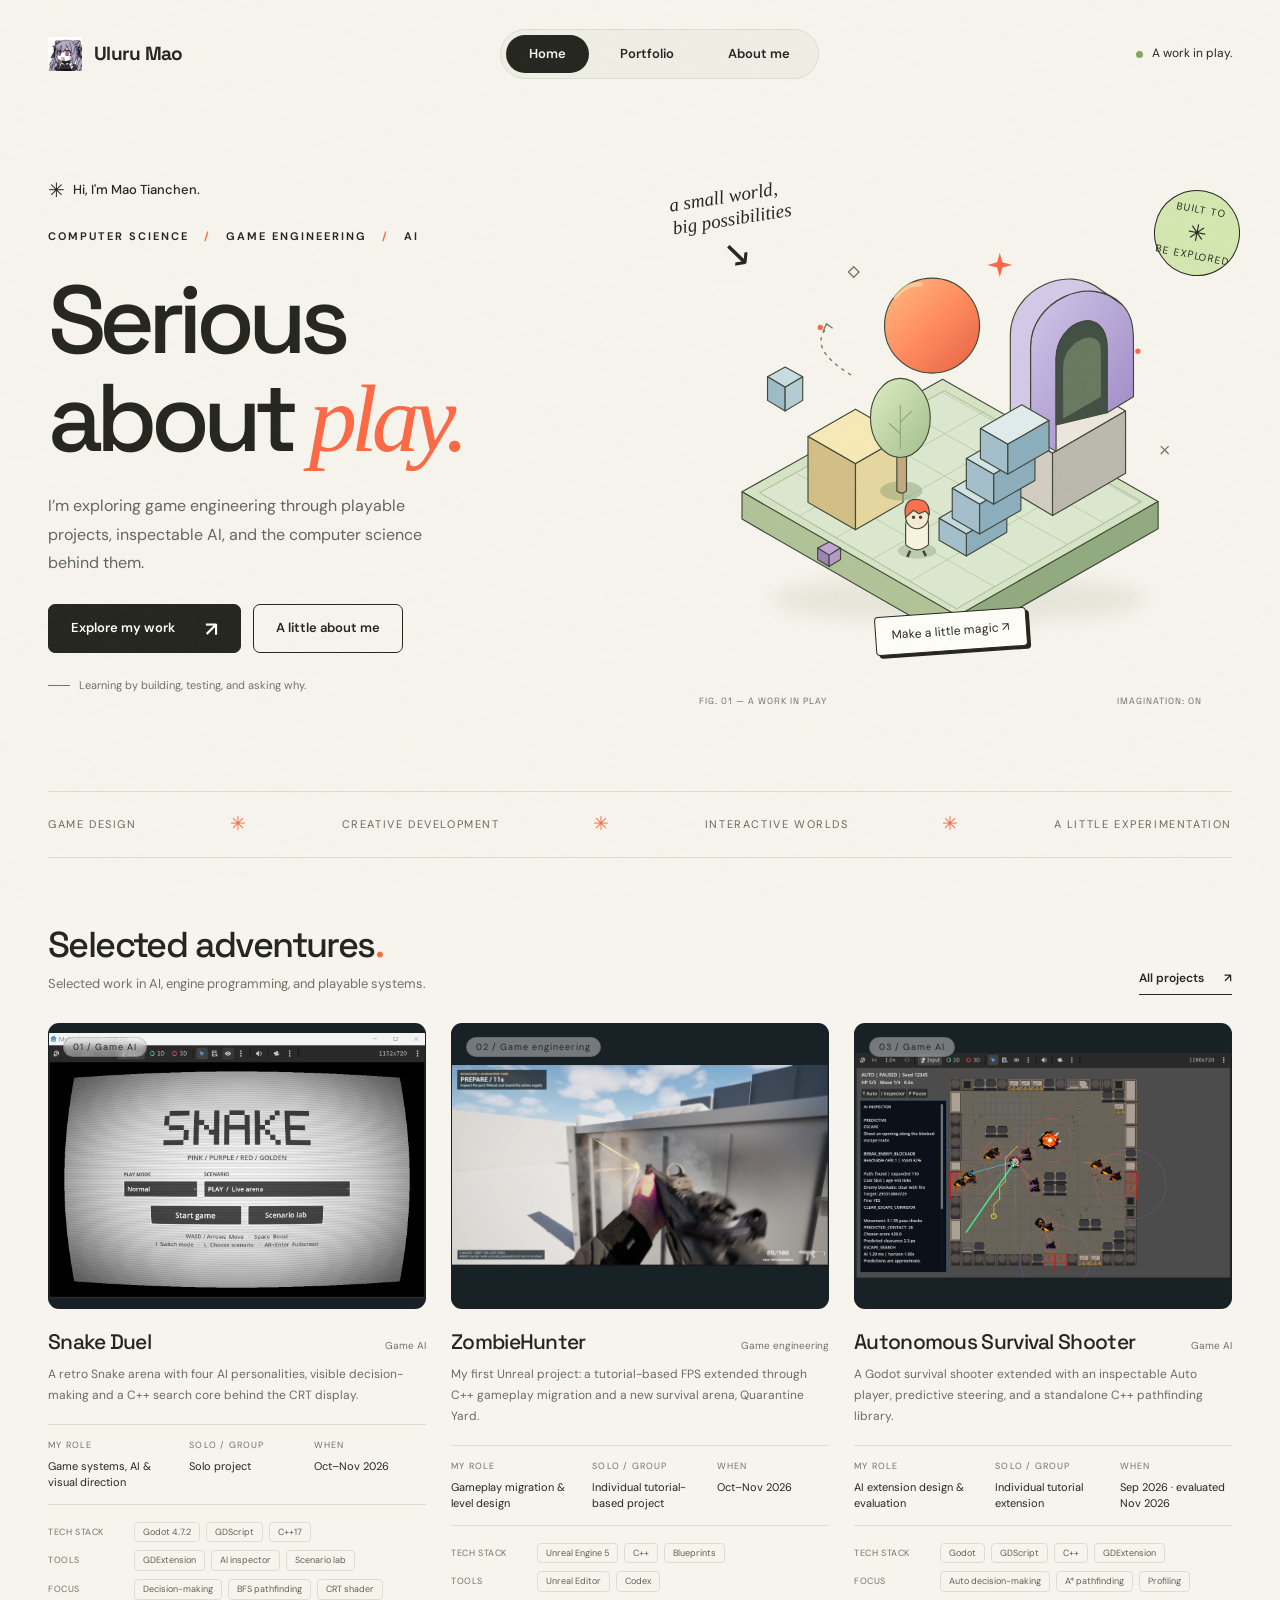
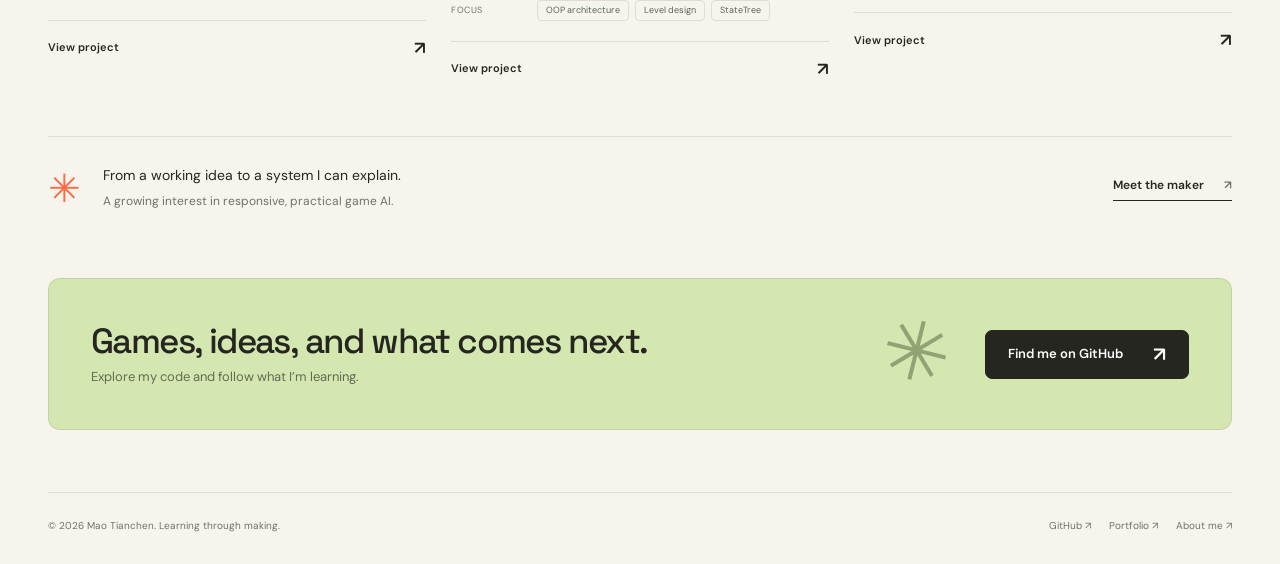
<file: index.html>
<!DOCTYPE html>
<html lang="en">
<head>
  <meta charset="UTF-8">
  <meta name="viewport" content="width=device-width, initial-scale=1">
  <meta name="theme-color" content="#f6f4ec">
  <meta name="description" content="Mao Tianchen’s game engineering portfolio: game AI, Unreal and Godot projects, C++ systems, and rule design.">
  <title>Home — Mao - Portfolio</title>
  <link rel="icon" href="assets/favicon.ico" type="image/x-icon" sizes="16x16 32x32 48x48">
  <link rel="stylesheet" href="assets/style.css">
  <link rel="stylesheet" href="assets/portfolio.css">
  <script src="assets/app.js" defer></script>
</head>
<body data-page="home">
<a class="skip" href="#main">Skip to content</a>
<div class="wrap">
  <header class="header">
    <a class="brand" href="index.html" aria-label="Uluru Mao, home"><img class="brand-mark" src="assets/favicon.ico" alt="" width="34" height="34"><span>Uluru Mao</span></a>
    <nav class="nav" aria-label="Main navigation"><a href="index.html" aria-current="page">Home</a><a href="portfolio.html">Portfolio</a><a href="about.html">About me</a></nav>
    <span class="header-note"><span class="status-dot"></span> A work in play.</span>
  </header>
  <main id="main">
<section class="hero" aria-labelledby="home-title">
  <div class="hero-copy">
    <div class="intro"><span class="wave" aria-hidden="true">✳</span> Hi, I'm Mao Tianchen.</div>
    <span class="eyebrow">Computer science <span class="dot">/</span> Game engineering <span class="dot">/</span> AI</span>
    <h1 id="home-title">Serious<br>about <em>play.</em></h1>
    <p class="hero-text">I’m exploring game engineering through playable projects, inspectable AI, and the computer science behind them.</p>
    <div class="hero-actions"><a class="button" href="portfolio.html">Explore my work <span class="arrow" aria-hidden="true">↗</span></a><a class="button secondary" href="about.html">A little about me</a></div>
    <p class="hero-footnote">Learning by building, testing, and asking why.</p>
  </div>
  <div class="hero-visual">
    <button class="world-button" data-play aria-label="Play with the illustrated world: send a burst of stars">
      <img src="assets/world.svg" width="640" height="580" alt="A miniature pastel game world with stairs, a portal, a tree, and a little explorer">
      <span class="world-caption" aria-hidden="true">a small world,<br>big possibilities</span>
      <span class="orbit-label" aria-hidden="true">BUILT TO<span>✳</span>BE EXPLORED</span>
      <span class="play-label" aria-hidden="true">Make a little magic ↗</span>
    </button>
    <div class="visual-caption"><span>FIG. 01 — A WORK IN PLAY</span><span>IMAGINATION: ON</span></div>
    <span class="visually-hidden" role="status" data-scene-status></span>
  </div>
</section>
<div class="ticker" aria-label="Creative interests"><span>Game design</span><b aria-hidden="true">✳</b><span>Creative development</span><b aria-hidden="true">✳</b><span>Interactive worlds</span><b aria-hidden="true">✳</b><span>A little experimentation</span></div>
<section class="section" aria-labelledby="selected-title">
  <div class="section-heading"><div><h2 id="selected-title">Selected adventures<span style="color:var(--orange)">.</span></h2><p>Selected work in AI, engine programming, and playable systems.</p></div><a class="text-link" href="portfolio.html">All projects <span aria-hidden="true">↗</span></a></div>
  <!-- projects:start --><div class="project-grid" data-project-grid><article class="project-card" data-category="Game AI">
      <div class="project-image"><img src="assets/projects/snake-cover.webp" alt="Snake Duel opening menu inside a curved CRT-style display" loading="lazy" width="720" height="540"><span class="project-index">01 / Game AI</span><span class="project-go" aria-hidden="true">↗</span></div>
      <div class="project-meta"><h3><a class="project-open" href="snake-duel.html" aria-label="View Snake Duel">Snake Duel</a></h3><span class="project-kind">Game AI</span></div>
      <p class="project-description">A retro Snake arena with four AI personalities, visible decision-making and a C++ search core behind the CRT display.</p>
      <dl class="card-facts"><div><dt>My role</dt><dd>Game systems, AI &amp; visual direction</dd></div><div><dt>Solo / group</dt><dd>Solo project</dd></div><div><dt>When</dt><dd>Oct–Nov 2026</dd></div></dl>
      <div class="card-tags"><div class="project-tag-group"><span class="tag-label">Tech stack</span><div class="tags"><span class="tag">Godot 4.7.2</span><span class="tag">GDScript</span><span class="tag">C++17</span></div></div><div class="project-tag-group"><span class="tag-label">Tools</span><div class="tags"><span class="tag">GDExtension</span><span class="tag">AI inspector</span><span class="tag">Scenario lab</span></div></div><div class="project-tag-group"><span class="tag-label">Focus</span><div class="tags"><span class="tag">Decision-making</span><span class="tag">BFS pathfinding</span><span class="tag">CRT shader</span></div></div></div>
      <span class="project-read" aria-hidden="true">View project <span>↗</span></span>
    </article><article class="project-card" data-category="Game engineering">
      <div class="project-image"><img src="assets/projects/zombiehunter-cover.webp" alt="Firing a weapon in the Quarantine Yard arena in Unreal Engine" loading="lazy" width="720" height="540"><span class="project-index">02 / Game engineering</span><span class="project-go" aria-hidden="true">↗</span></div>
      <div class="project-meta"><h3><a class="project-open" href="zombiehunter.html" aria-label="View ZombieHunter">ZombieHunter</a></h3><span class="project-kind">Game engineering</span></div>
      <p class="project-description">My first Unreal project: a tutorial-based FPS extended through C++ gameplay migration and a new survival arena, Quarantine Yard.</p>
      <dl class="card-facts"><div><dt>My role</dt><dd>Gameplay migration &amp; level design</dd></div><div><dt>Solo / group</dt><dd>Individual tutorial-based project</dd></div><div><dt>When</dt><dd>Oct–Nov 2026</dd></div></dl>
      <div class="card-tags"><div class="project-tag-group"><span class="tag-label">Tech stack</span><div class="tags"><span class="tag">Unreal Engine 5</span><span class="tag">C++</span><span class="tag">Blueprints</span></div></div><div class="project-tag-group"><span class="tag-label">Tools</span><div class="tags"><span class="tag">Unreal Editor</span><span class="tag">Codex</span></div></div><div class="project-tag-group"><span class="tag-label">Focus</span><div class="tags"><span class="tag">OOP architecture</span><span class="tag">Level design</span><span class="tag">StateTree</span></div></div></div>
      <span class="project-read" aria-hidden="true">View project <span>↗</span></span>
    </article><article class="project-card" data-category="Game AI">
      <div class="project-image"><img src="assets/projects/autonomous-shooter-cover.webp" alt="Godot survival arena with Auto-mode inspector, route overlays and spawn exclusion zones" loading="lazy" width="720" height="540"><span class="project-index">03 / Game AI</span><span class="project-go" aria-hidden="true">↗</span></div>
      <div class="project-meta"><h3><a class="project-open" href="autonomous-shooter.html" aria-label="View Autonomous Survival Shooter">Autonomous Survival Shooter</a></h3><span class="project-kind">Game AI</span></div>
      <p class="project-description">A Godot survival shooter extended with an inspectable Auto player, predictive steering, and a standalone C++ pathfinding library.</p>
      <dl class="card-facts"><div><dt>My role</dt><dd>AI extension design &amp; evaluation</dd></div><div><dt>Solo / group</dt><dd>Individual tutorial extension</dd></div><div><dt>When</dt><dd>Sep 2026 · evaluated Nov 2026</dd></div></dl>
      <div class="card-tags"><div class="project-tag-group"><span class="tag-label">Tech stack</span><div class="tags"><span class="tag">Godot</span><span class="tag">GDScript</span><span class="tag">C++</span><span class="tag">GDExtension</span></div></div><div class="project-tag-group"><span class="tag-label">Focus</span><div class="tags"><span class="tag">Auto decision-making</span><span class="tag">A* pathfinding</span><span class="tag">Profiling</span></div></div></div>
      <span class="project-read" aria-hidden="true">View project <span>↗</span></span>
    </article></div><!-- projects:end -->
  <div class="home-note"><span class="asterisk" aria-hidden="true">✳</span><div><p>From a working idea to a system I can explain.</p><span>A growing interest in responsive, practical game AI.</span></div><a class="text-link" href="about.html">Meet the maker <span aria-hidden="true">↗</span></a></div>
</section>
</main>
  <section class="contact" aria-labelledby="contact-heading">
    <div><h2 id="contact-heading">Games, ideas, and what comes next.</h2><p>Explore my code and follow what I’m learning.</p></div>
    <span class="contact-star" aria-hidden="true">✳</span>
    <a class="button" href="https://github.com/UluruMao" target="_blank" rel="noopener noreferrer">Find me on GitHub <span class="arrow" aria-hidden="true">↗</span></a>
  </section>
  <footer class="footer">
    <span>© <span data-current-year>2026</span> Mao Tianchen. Learning through making.</span>
    <span><a href="https://github.com/UluruMao" target="_blank" rel="noopener noreferrer">GitHub ↗</a><a href="portfolio.html">Portfolio ↗</a><a href="about.html">About me ↗</a></span>
  </footer>
</div>
<dialog id="media-dialog" class="media-dialog" aria-label="Enlarged project image"><button class="dialog-close" data-close aria-label="Close image">×</button><img src="assets/projects/snake-cover.webp" alt="" id="expanded-image"></dialog>
<div class="toast" id="toast" role="status"></div>
</body>
</html>
</file>
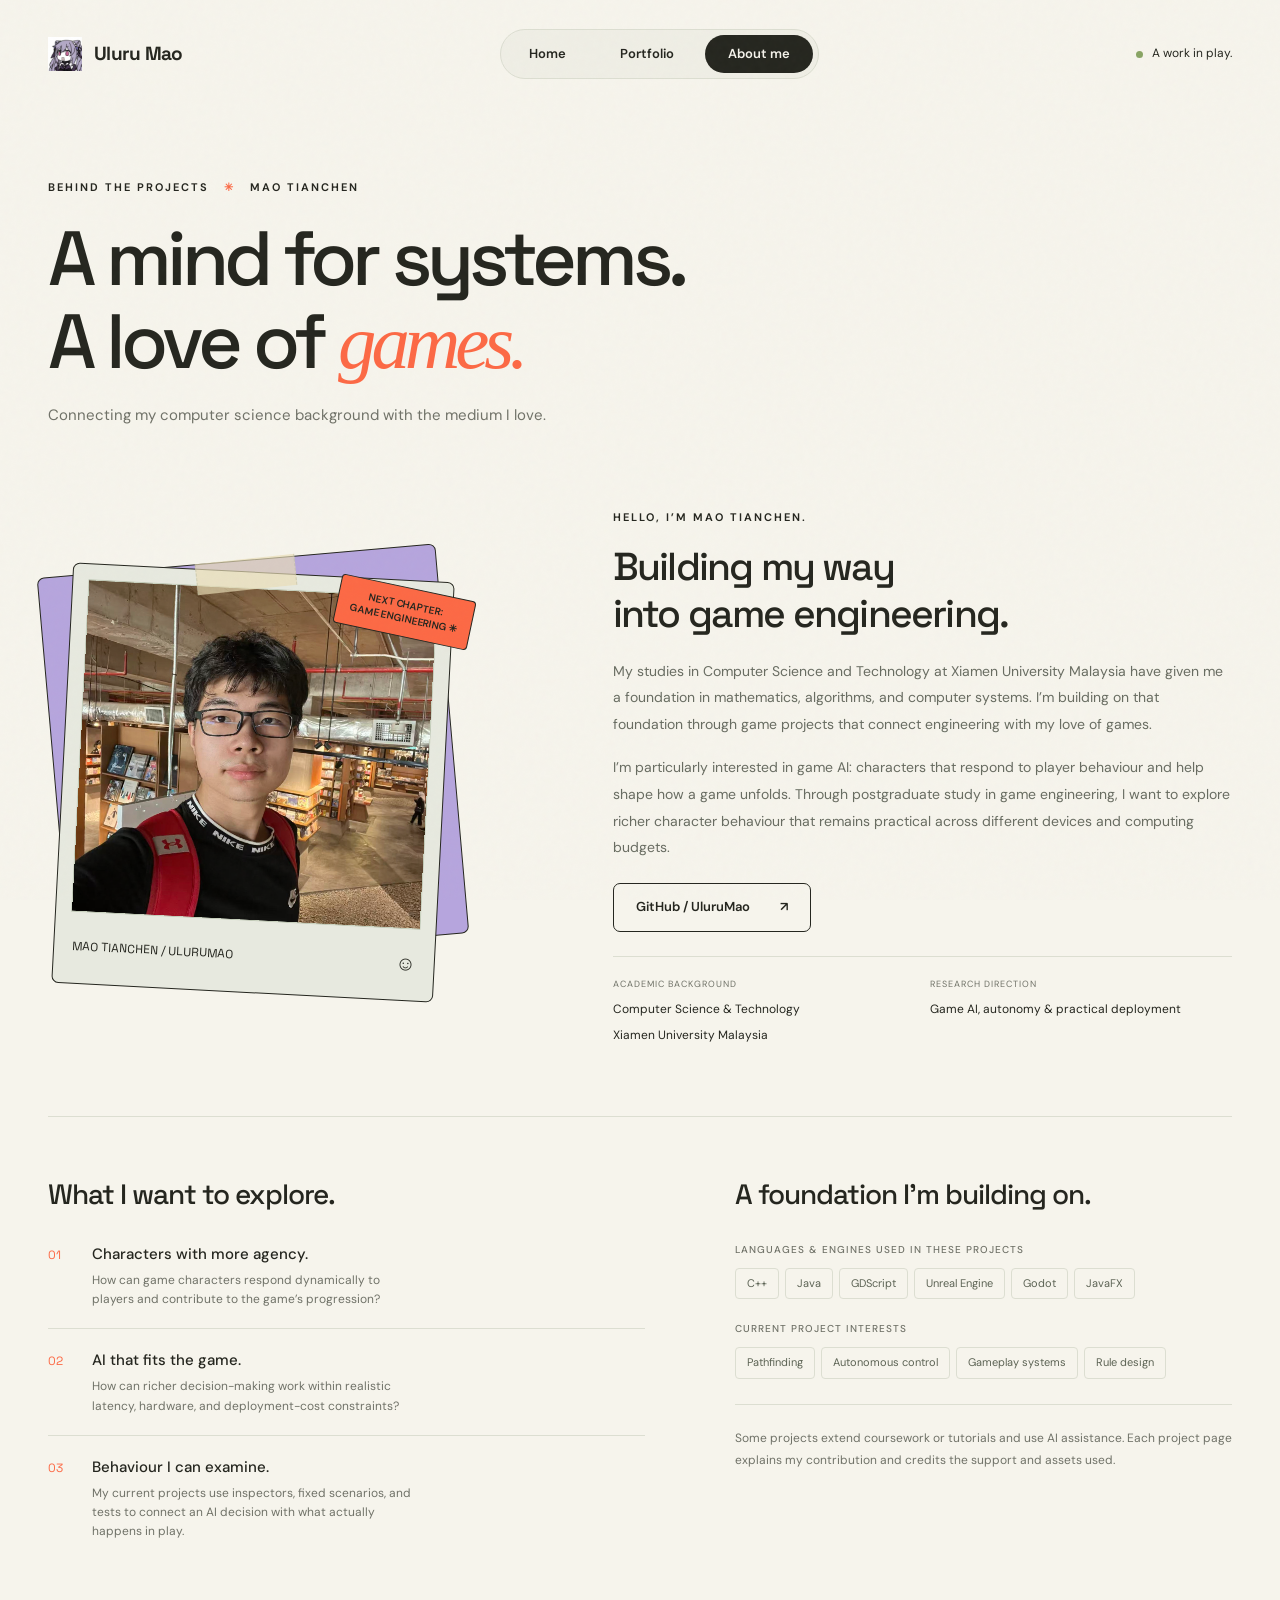
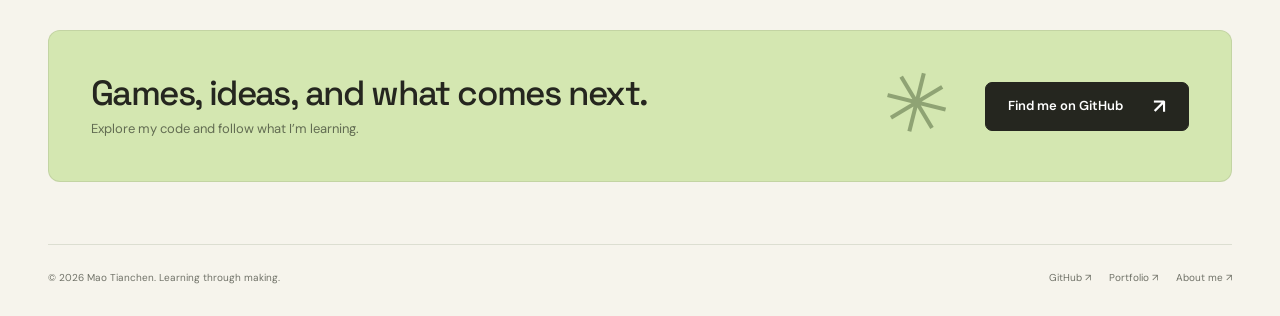
<file: about.html>
<!DOCTYPE html>
<html lang="en">
<head>
  <meta charset="UTF-8">
  <meta name="viewport" content="width=device-width, initial-scale=1">
  <meta name="theme-color" content="#f6f4ec">
  <meta name="description" content="Mao Tianchen’s game engineering portfolio: game AI, Unreal and Godot projects, C++ systems, and rule design.">
  <title>About me — Mao - Portfolio</title>
  <link rel="icon" href="assets/favicon.ico" type="image/x-icon" sizes="16x16 32x32 48x48">
  <link rel="stylesheet" href="assets/style.css">
  <link rel="stylesheet" href="assets/portfolio.css">
  <script src="assets/app.js" defer></script>
</head>
<body data-page="about">
<a class="skip" href="#main">Skip to content</a>
<div class="wrap">
  <header class="header">
    <a class="brand" href="index.html" aria-label="Uluru Mao, home"><img class="brand-mark" src="assets/favicon.ico" alt="" width="34" height="34"><span>Uluru Mao</span></a>
    <nav class="nav" aria-label="Main navigation"><a href="index.html">Home</a><a href="portfolio.html">Portfolio</a><a href="about.html" aria-current="page">About me</a></nav>
    <span class="header-note"><span class="status-dot"></span> A work in play.</span>
  </header>
  <main id="main">
<section class="page-intro" aria-labelledby="about-title"><span class="eyebrow">Behind the projects <span class="dot">✳</span> Mao Tianchen</span><h1 id="about-title">A mind for systems.<br>A love of <em>games.</em></h1><p>Connecting my computer science background with the medium I love.</p></section>
<section class="about-top" aria-labelledby="maker-title">
  <div class="profile-art"><span class="tape" aria-hidden="true"></span><div class="profile-sheet"><img src="assets/portrait.svg" width="1706" height="1279" alt="Portrait of Mao Tianchen in a bookshop"><div class="profile-caption"><span>MAO TIANCHEN / ULURUMAO</span><span aria-hidden="true">☺</span></div></div><span class="profile-sticker">NEXT CHAPTER:<br>GAME ENGINEERING ✳</span></div>
  <div class="about-copy"><span class="eyebrow">Hello, I’m Mao Tianchen.</span><h2 id="maker-title">Building my way<br>into game engineering.</h2><p>My studies in Computer Science and Technology at Xiamen University Malaysia have given me a foundation in mathematics, algorithms, and computer systems. I’m building on that foundation through game projects that connect engineering with my love of games.</p><p>I’m particularly interested in game AI: characters that respond to player behaviour and help shape how a game unfolds. Through postgraduate study in game engineering, I want to explore richer character behaviour that remains practical across different devices and computing budgets.</p><a class="button secondary about-github" href="https://github.com/UluruMao" target="_blank" rel="noopener noreferrer">GitHub / UluruMao <span aria-hidden="true">↗</span></a><div class="personal-facts"><div><small>Academic background</small><span>Computer Science & Technology<br>Xiamen University Malaysia</span></div><div><small>Research direction</small><span>Game AI, autonomy & practical deployment</span></div></div></div>
</section>
<section class="about-columns" aria-label="Approach and interests">
  <div><h2>What I want to explore.</h2><div class="process-item"><span class="process-number">01</span><div><h3>Characters with more agency.</h3><p>How can game characters respond dynamically to players and contribute to the game’s progression?</p></div></div><div class="process-item"><span class="process-number">02</span><div><h3>AI that fits the game.</h3><p>How can richer decision-making work within realistic latency, hardware, and deployment-cost constraints?</p></div></div><div class="process-item"><span class="process-number">03</span><div><h3>Behaviour I can examine.</h3><p>My current projects use inspectors, fixed scenarios, and tests to connect an AI decision with what actually happens in play.</p></div></div></div>
  <div><h2>A foundation I’m building on.</h2><div class="tool-group"><h3>Languages & engines used in these projects</h3><div class="tags"><span class="tag">C++</span><span class="tag">Java</span><span class="tag">GDScript</span><span class="tag">Unreal Engine</span><span class="tag">Godot</span><span class="tag">JavaFX</span></div></div><div class="tool-group"><h3>Current project interests</h3><div class="tags"><span class="tag">Pathfinding</span><span class="tag">Autonomous control</span><span class="tag">Gameplay systems</span><span class="tag">Rule design</span></div></div><p class="about-attribution">Some projects extend coursework or tutorials and use AI assistance. Each project page explains my contribution and credits the support and assets used.</p></div>
</section>
</main>
  <section class="contact" aria-labelledby="contact-heading">
    <div><h2 id="contact-heading">Games, ideas, and what comes next.</h2><p>Explore my code and follow what I’m learning.</p></div>
    <span class="contact-star" aria-hidden="true">✳</span>
    <a class="button" href="https://github.com/UluruMao" target="_blank" rel="noopener noreferrer">Find me on GitHub <span class="arrow" aria-hidden="true">↗</span></a>
  </section>
  <footer class="footer">
    <span>© <span data-current-year>2026</span> Mao Tianchen. Learning through making.</span>
    <span><a href="https://github.com/UluruMao" target="_blank" rel="noopener noreferrer">GitHub ↗</a><a href="portfolio.html">Portfolio ↗</a><a href="about.html">About me ↗</a></span>
  </footer>
</div>
<dialog id="media-dialog" class="media-dialog" aria-label="Enlarged project image"><button class="dialog-close" data-close aria-label="Close image">×</button><img src="assets/projects/snake-cover.webp" alt="" id="expanded-image"></dialog>
<div class="toast" id="toast" role="status"></div>
</body>
</html>
</file>
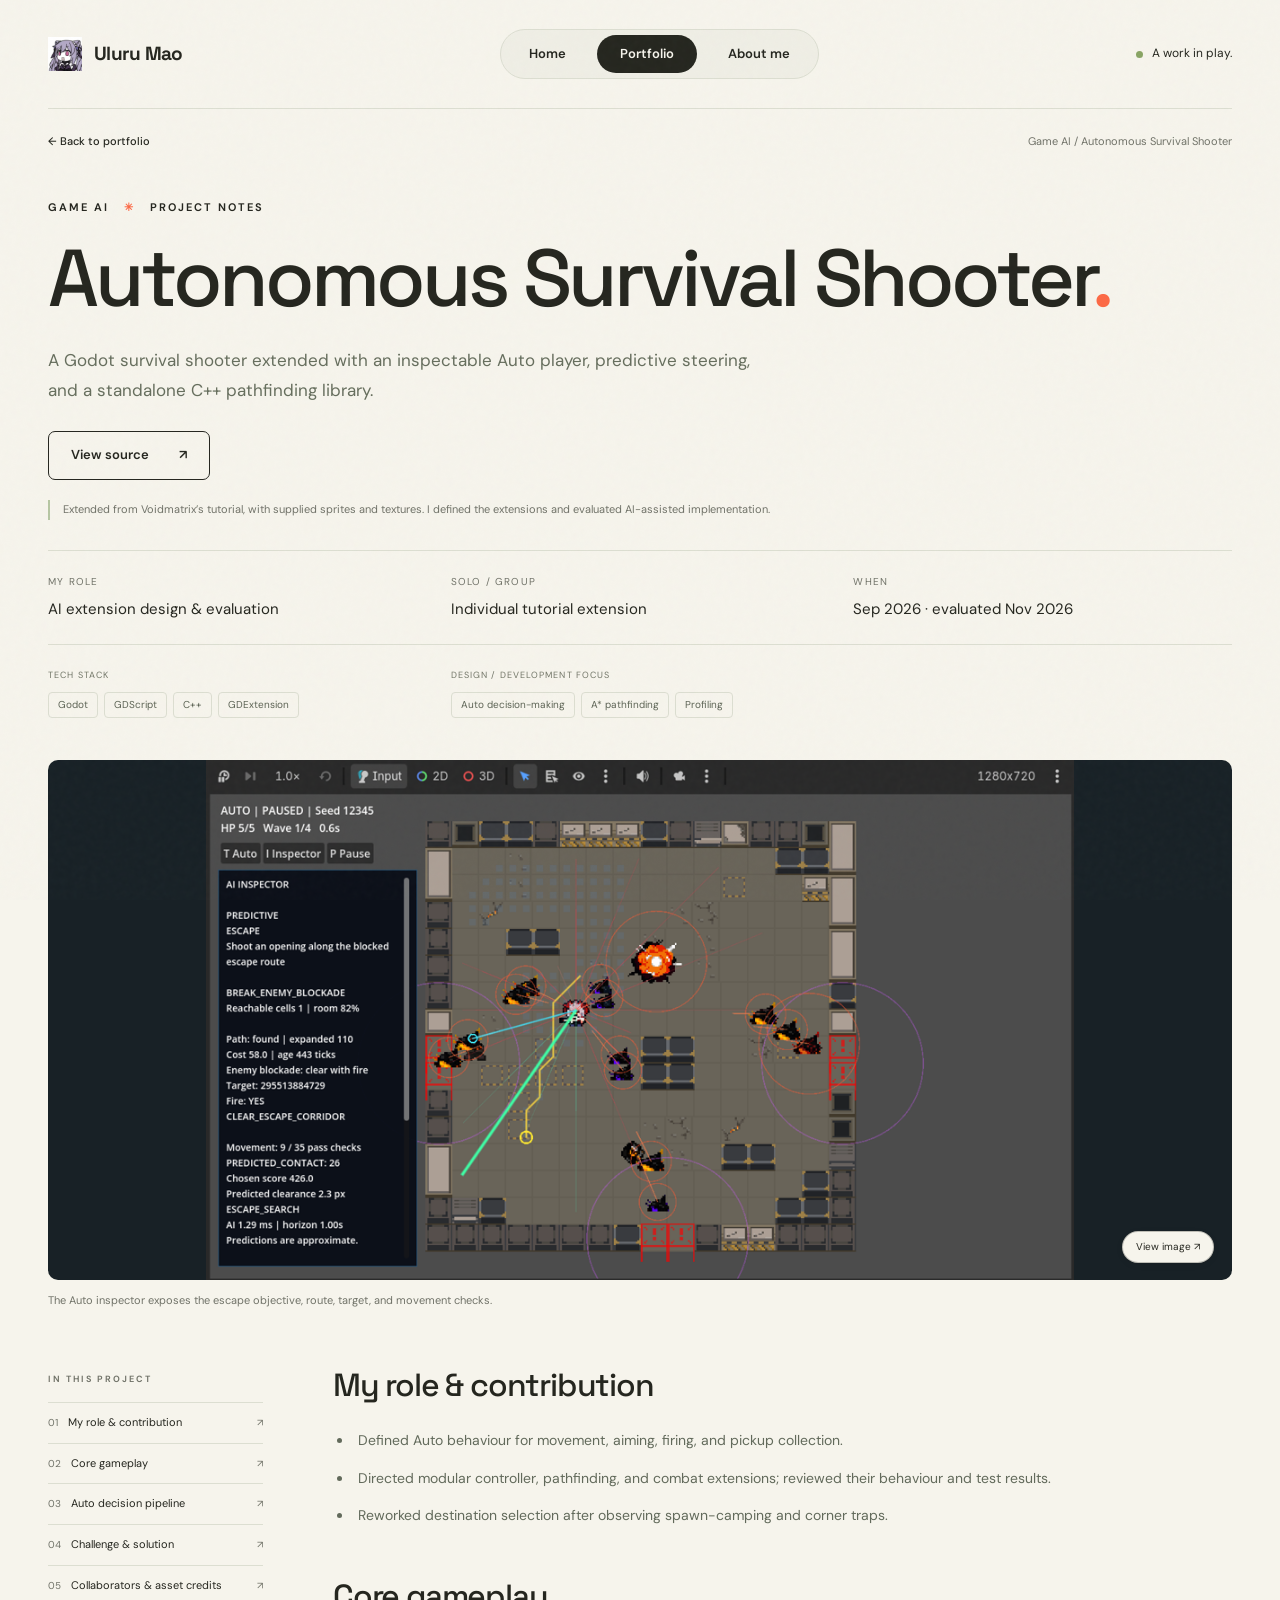
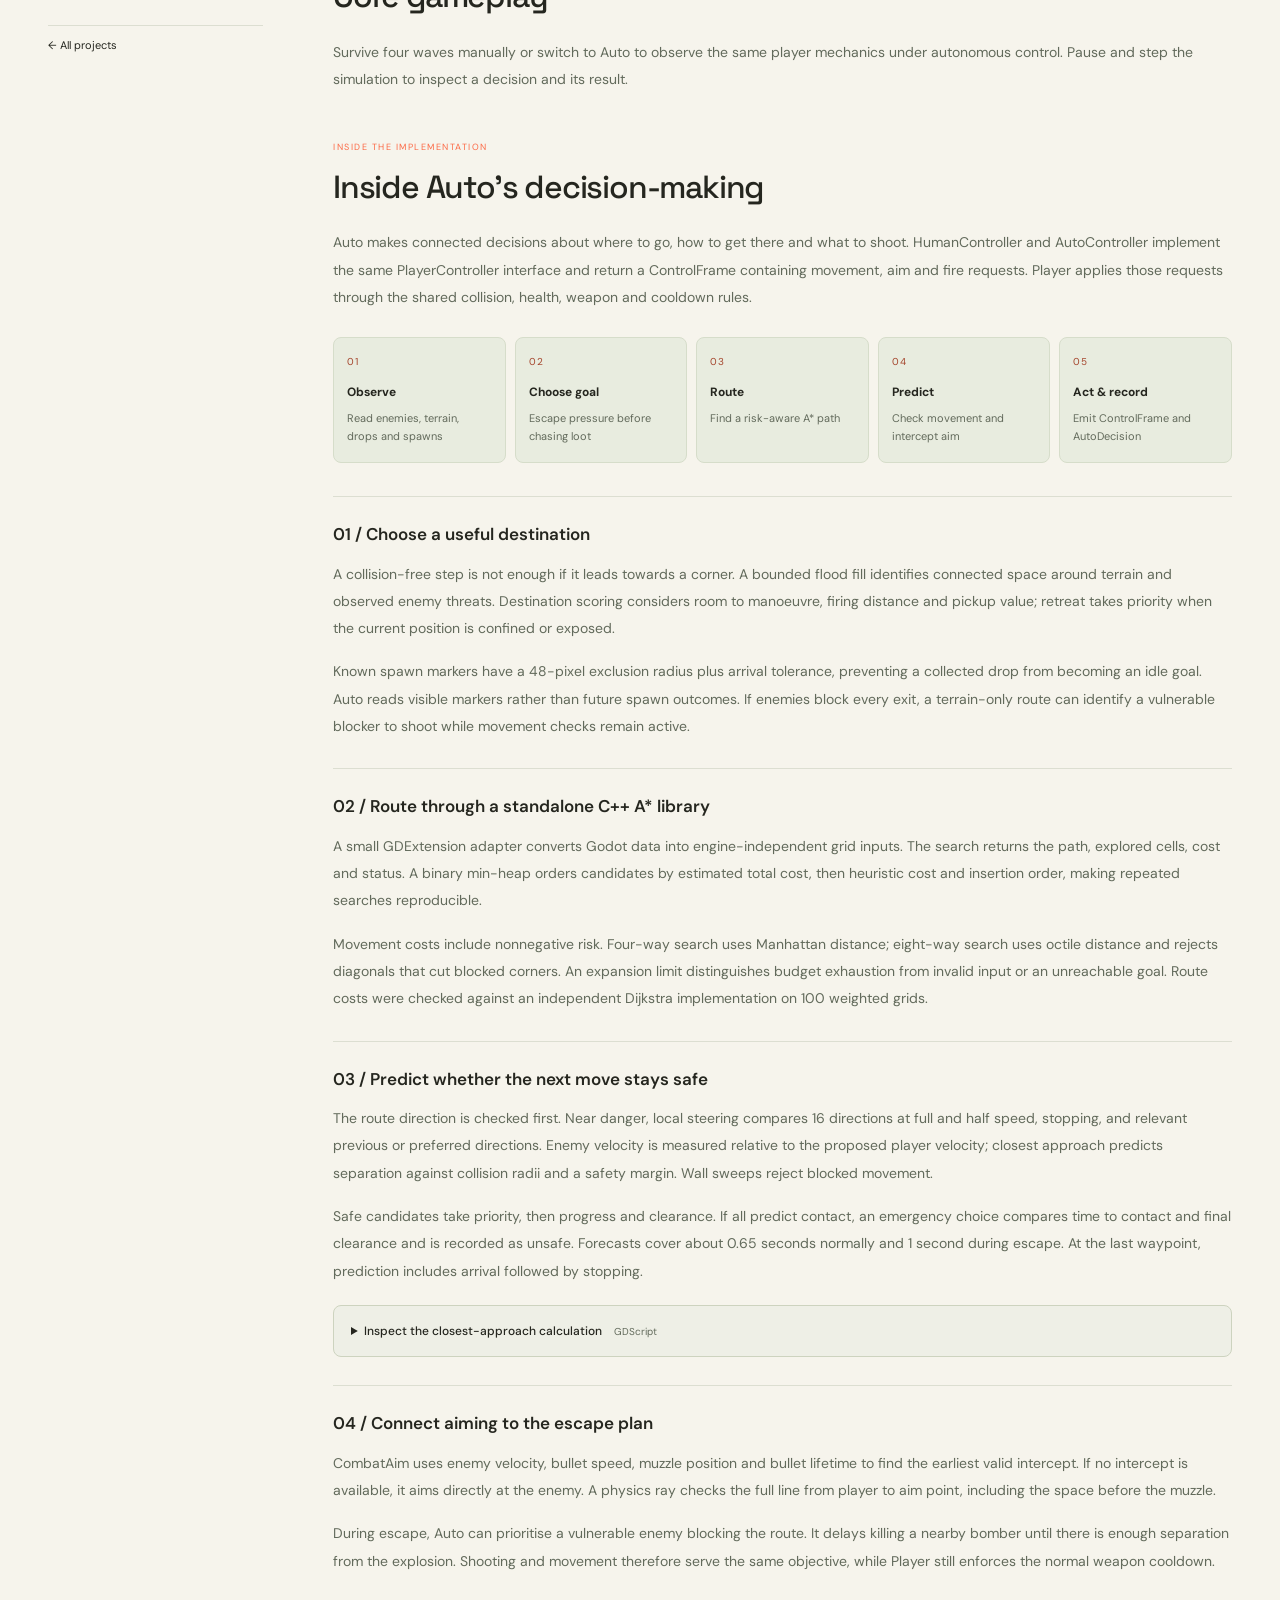
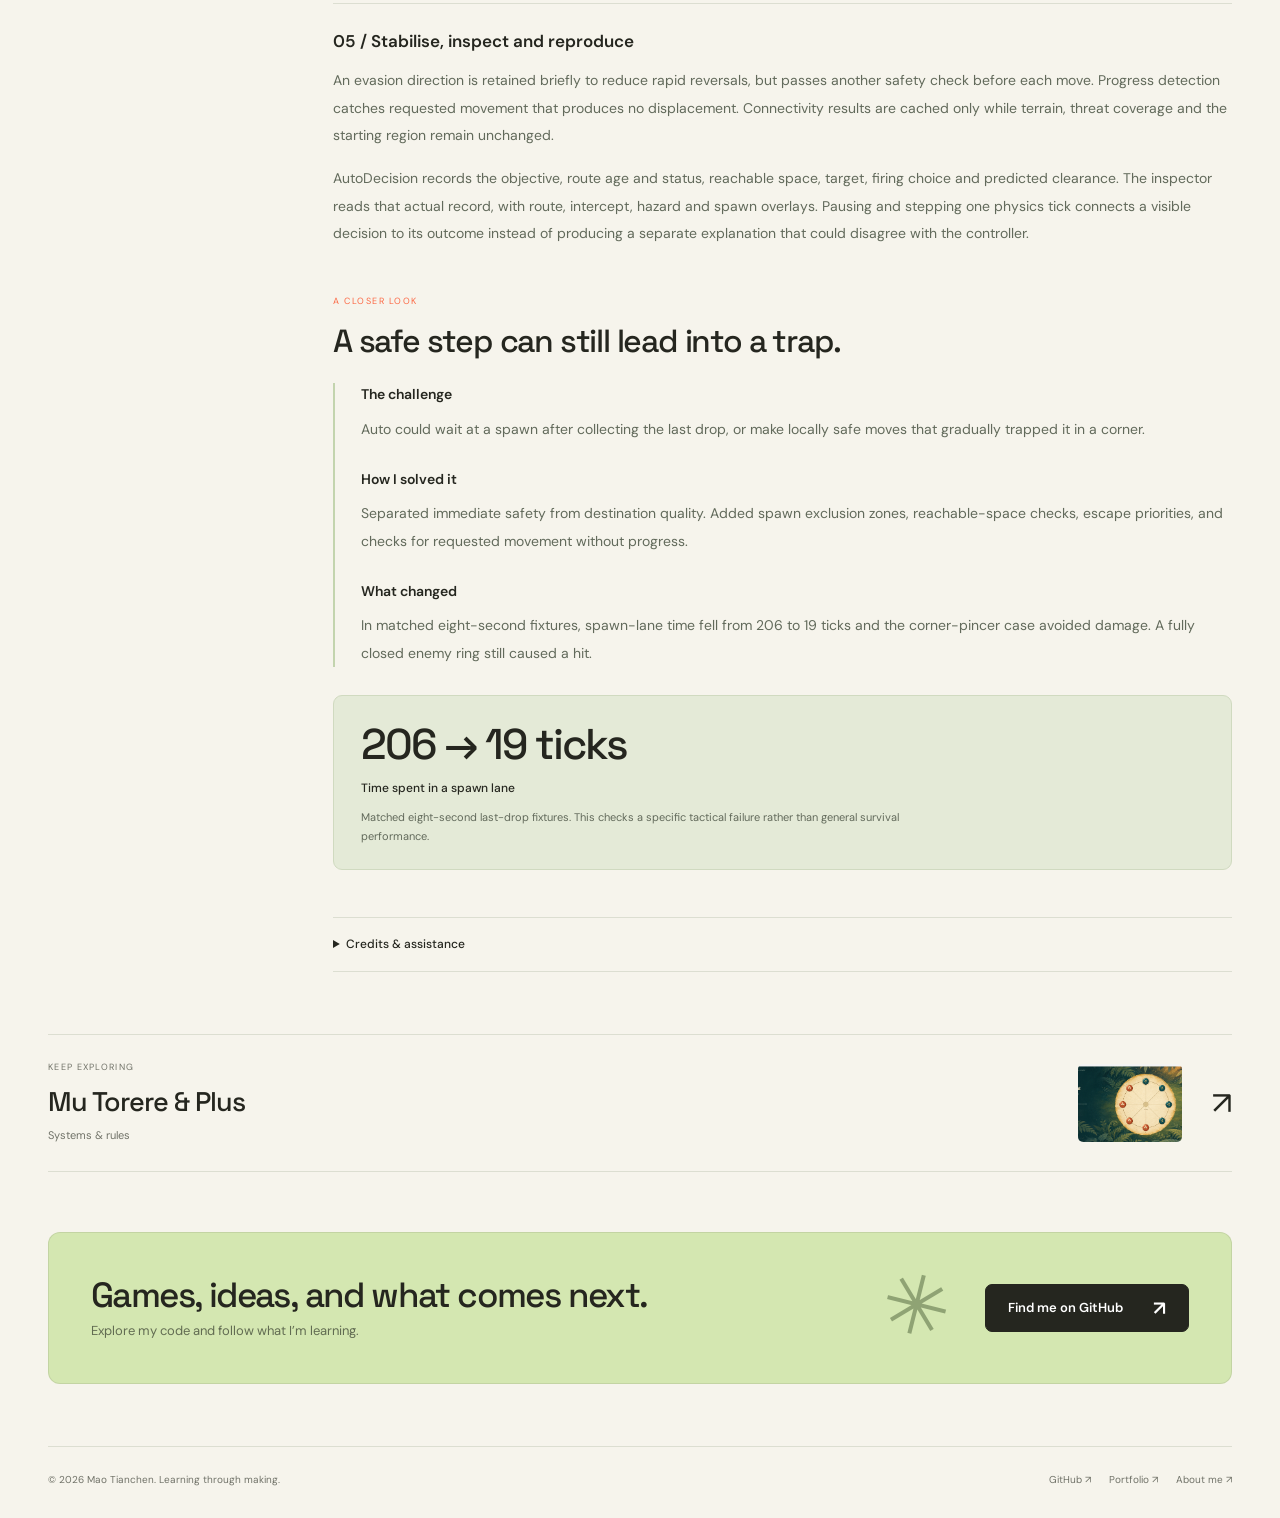
<file: autonomous-shooter.html>
<!DOCTYPE html>
<html lang="en">
<head>
  <meta charset="UTF-8">
  <meta name="viewport" content="width=device-width, initial-scale=1">
  <meta name="theme-color" content="#f6f4ec">
  <meta name="description" content="A Godot survival shooter extended with an inspectable Auto player, predictive steering, and a standalone C++ pathfinding library.">
  <title>Autonomous Survival Shooter — Mao - Portfolio</title>
  <link rel="icon" href="assets/favicon.ico" type="image/x-icon" sizes="16x16 32x32 48x48">
  <link rel="stylesheet" href="assets/style.css">
  <link rel="stylesheet" href="assets/portfolio.css">
  <script src="assets/app.js" defer></script>
</head>
<body data-page="project">
<a class="skip" href="#main">Skip to content</a>
<div class="wrap">
  <header class="header">
    <a class="brand" href="index.html" aria-label="Uluru Mao, home"><img class="brand-mark" src="assets/favicon.ico" alt="" width="34" height="34"><span>Uluru Mao</span></a>
    <nav class="nav" aria-label="Main navigation"><a href="index.html">Home</a><a href="portfolio.html" aria-current="location">Portfolio</a><a href="about.html">About me</a></nav>
    <span class="header-note"><span class="status-dot"></span> A work in play.</span>
  </header>
  <main id="main">
    <div class="case-breadcrumb"><a href="portfolio.html">← Back to portfolio</a><span>Game AI / Autonomous Survival Shooter</span></div>
    <section class="case-intro" aria-labelledby="case-title"><div class="case-title-row"><span class="eyebrow">Game AI <span class="dot">✳</span> Project notes</span></div><h1 id="case-title">Autonomous Survival Shooter<span>.</span></h1><p class="case-summary">A Godot survival shooter extended with an inspectable Auto player, predictive steering, and a standalone C++ pathfinding library.</p><div class="case-links"><a class="button secondary" href="https://github.com/UluruMao/godot_2D_shooting_auto" target="_blank" rel="noopener noreferrer">View source <span aria-hidden="true">↗</span><span class="visually-hidden"> (opens in a new tab)</span></a></div><p class="authorship-note">Extended from Voidmatrix’s tutorial, with supplied sprites and textures. I defined the extensions and evaluated AI-assisted implementation.</p></section>
    <dl class="case-facts"><div><dt>My role</dt><dd>AI extension design &amp; evaluation</dd></div><div><dt>Solo / group</dt><dd>Individual tutorial extension</dd></div><div><dt>When</dt><dd>Sep 2026 · evaluated Nov 2026</dd></div></dl>
    <div class="case-tags"><div class="project-tag-group"><span class="tag-label">Tech stack</span><div class="tags"><span class="tag">Godot</span><span class="tag">GDScript</span><span class="tag">C++</span><span class="tag">GDExtension</span></div></div><div class="project-tag-group"><span class="tag-label">Design / development focus</span><div class="tags"><span class="tag">Auto decision-making</span><span class="tag">A* pathfinding</span><span class="tag">Profiling</span></div></div></div>
    <figure class="case-cover"><button class="media-open" data-lightbox="assets/projects/autonomous-shooter-cover.webp" data-alt="Godot survival arena with Auto-mode inspector, route overlays and spawn exclusion zones" aria-label="Enlarge cover artwork"><img src="assets/projects/autonomous-shooter-cover.webp" alt="Godot survival arena with Auto-mode inspector, route overlays and spawn exclusion zones" width="720" height="540"><span class="media-expand" aria-hidden="true">View image ↗</span></button><figcaption>The Auto inspector exposes the escape objective, route, target, and movement checks.</figcaption></figure>
    <div class="case-layout"><aside class="case-sidebar" aria-label="Project sections"><span class="eyebrow">In this project</span><a href="#my-role">01<span>My role &amp; contribution</span><span aria-hidden="true">↗</span></a><a href="#gameplay">02<span>Core gameplay</span><span aria-hidden="true">↗</span></a><a href="#development">03<span>Auto decision pipeline</span><span aria-hidden="true">↗</span></a><a href="#challenge">04<span>Challenge &amp; solution</span><span aria-hidden="true">↗</span></a><a href="#credits">05<span>Collaborators &amp; asset credits</span><span aria-hidden="true">↗</span></a><a class="case-back" href="portfolio.html">← All projects</a></aside><div class="case-content"><section class="case-section" id="my-role"><h2>My role &amp; contribution</h2><ul class="case-list"><li>Defined Auto behaviour for movement, aiming, firing, and pickup collection.</li><li>Directed modular controller, pathfinding, and combat extensions; reviewed their behaviour and test results.</li><li>Reworked destination selection after observing spawn-camping and corner traps.</li></ul></section><section class="case-section" id="gameplay"><h2>Core gameplay</h2><p>Survive four waves manually or switch to Auto to observe the same player mechanics under autonomous control. Pause and step the simulation to inspect a decision and its result.</p></section><section class="case-section programming-section" id="development"><span class="case-section-kicker">Inside the implementation</span><h2>Inside Auto’s decision-making</h2><p>Auto makes connected decisions about where to go, how to get there and what to shoot. HumanController and AutoController implement the same PlayerController interface and return a ControlFrame containing movement, aim and fire requests. Player applies those requests through the shared collision, health, weapon and cooldown rules.</p><ol class="programming-flow" aria-label="How Auto mode assembles a decision"><li><strong>Observe</strong><span>Read enemies, terrain, drops and spawns</span></li><li><strong>Choose goal</strong><span>Escape pressure before chasing loot</span></li><li><strong>Route</strong><span>Find a risk-aware A* path</span></li><li><strong>Predict</strong><span>Check movement and intercept aim</span></li><li><strong>Act &amp; record</strong><span>Emit ControlFrame and AutoDecision</span></li></ol><div class="programming-topic"><h3>01 / Choose a useful destination</h3><p>A collision-free step is not enough if it leads towards a corner. A bounded flood fill identifies connected space around terrain and observed enemy threats. Destination scoring considers room to manoeuvre, firing distance and pickup value; retreat takes priority when the current position is confined or exposed.</p><p>Known spawn markers have a 48-pixel exclusion radius plus arrival tolerance, preventing a collected drop from becoming an idle goal. Auto reads visible markers rather than future spawn outcomes. If enemies block every exit, a terrain-only route can identify a vulnerable blocker to shoot while movement checks remain active.</p></div><div class="programming-topic"><h3>02 / Route through a standalone C++ A* library</h3><p>A small GDExtension adapter converts Godot data into engine-independent grid inputs. The search returns the path, explored cells, cost and status. A binary min-heap orders candidates by estimated total cost, then heuristic cost and insertion order, making repeated searches reproducible.</p><p>Movement costs include nonnegative risk. Four-way search uses Manhattan distance; eight-way search uses octile distance and rejects diagonals that cut blocked corners. An expansion limit distinguishes budget exhaustion from invalid input or an unreachable goal. Route costs were checked against an independent Dijkstra implementation on 100 weighted grids.</p></div><div class="programming-topic"><h3>03 / Predict whether the next move stays safe</h3><p>The route direction is checked first. Near danger, local steering compares 16 directions at full and half speed, stopping, and relevant previous or preferred directions. Enemy velocity is measured relative to the proposed player velocity; closest approach predicts separation against collision radii and a safety margin. Wall sweeps reject blocked movement.</p><p>Safe candidates take priority, then progress and clearance. If all predict contact, an emergency choice compares time to contact and final clearance and is recorded as unsafe. Forecasts cover about 0.65 seconds normally and 1 second during escape. At the last waypoint, prediction includes arrival followed by stopping.</p><details class="source-excerpt"><summary>Inspect the closest-approach calculation<span>GDScript</span></summary><p class="source-reference">Annotated source excerpt: scripts/ai/local_steering.gd · closest_distance().</p><pre tabindex="0" aria-label="Inspect the closest-approach calculation"><code>static func closest_distance(offset: Vector2,
        relative_velocity: Vector2, duration: float) -&gt; float:
<span class="code-comment">    # With negligible relative motion, use the current separation.</span>
    var time := 0.0
    if relative_velocity.length_squared() &gt; 0.000001:
<span class="code-comment">        # Minimise squared separation over the prediction horizon.</span>
<span class="code-comment">        # Clamp the result so we examine neither the past nor a later time.</span>
        time = clampf(-offset.dot(relative_velocity)
            / relative_velocity.length_squared(), 0.0, duration)
<span class="code-comment">    # Return the predicted separation at that closest point in time.</span>
    return (offset + relative_velocity * time).length()</code></pre></details></div><div class="programming-topic"><h3>04 / Connect aiming to the escape plan</h3><p>CombatAim uses enemy velocity, bullet speed, muzzle position and bullet lifetime to find the earliest valid intercept. If no intercept is available, it aims directly at the enemy. A physics ray checks the full line from player to aim point, including the space before the muzzle.</p><p>During escape, Auto can prioritise a vulnerable enemy blocking the route. It delays killing a nearby bomber until there is enough separation from the explosion. Shooting and movement therefore serve the same objective, while Player still enforces the normal weapon cooldown.</p></div><div class="programming-topic"><h3>05 / Stabilise, inspect and reproduce</h3><p>An evasion direction is retained briefly to reduce rapid reversals, but passes another safety check before each move. Progress detection catches requested movement that produces no displacement. Connectivity results are cached only while terrain, threat coverage and the starting region remain unchanged.</p><p>AutoDecision records the objective, route age and status, reachable space, target, firing choice and predicted clearance. The inspector reads that actual record, with route, intercept, hazard and spawn overlays. Pausing and stepping one physics tick connects a visible decision to its outcome instead of producing a separate explanation that could disagree with the controller.</p></div></section><section class="case-section" id="challenge"><span class="case-section-kicker">A closer look</span><h2>A safe step can still lead into a trap.</h2><div class="challenge-story"><div class="challenge-step"><h3>The challenge</h3><p>Auto could wait at a spawn after collecting the last drop, or make locally safe moves that gradually trapped it in a corner.</p></div><div class="challenge-step"><h3>How I solved it</h3><p>Separated immediate safety from destination quality. Added spawn exclusion zones, reachable-space checks, escape priorities, and checks for requested movement without progress.</p></div><div class="challenge-step"><h3>What changed</h3><p>In matched eight-second fixtures, spawn-lane time fell from 206 to 19 ticks and the corner-pincer case avoided damage. A fully closed enemy ring still caused a hit.</p></div></div><div class="measured-result"><strong>206 → 19 ticks</strong><span>Time spent in a spawn lane</span><p>Matched eight-second last-drop fixtures. This checks a specific tactical failure rather than general survival performance.</p></div></section><details class="credit-disclosure" id="credits"><summary>Credits & assistance</summary><ul class="case-list"><li>Tutorial foundation: Voidmatrix, Bilibili BV1UQRwBoEiy. The supplied textures and sprites are third-party work.</li><li>Codex assisted with coding, debugging, testing, and documentation. I defined the extensions, directed implementation, and retained responsibility for design decisions and evaluation.</li></ul><div class="case-links"><a class="button secondary" href="https://www.bilibili.com/video/BV1UQRwBoEiy" target="_blank" rel="noopener noreferrer">Tutorial foundation <span aria-hidden="true">↗</span><span class="visually-hidden"> (opens in a new tab)</span></a></div></details></div></div>
    <a class="next-project" href="mu-torere-plus.html"><span><small>Keep exploring</small><strong>Mu Torere &amp; Plus</strong><span>Systems &amp; rules</span></span><img src="assets/projects/mu-torere-cover.webp" alt="" width="120" height="90"><span class="next-arrow" aria-hidden="true">↗</span></a>
    </main>
  <section class="contact" aria-labelledby="contact-heading">
    <div><h2 id="contact-heading">Games, ideas, and what comes next.</h2><p>Explore my code and follow what I’m learning.</p></div>
    <span class="contact-star" aria-hidden="true">✳</span>
    <a class="button" href="https://github.com/UluruMao" target="_blank" rel="noopener noreferrer">Find me on GitHub <span class="arrow" aria-hidden="true">↗</span></a>
  </section>
  <footer class="footer">
    <span>© <span data-current-year>2026</span> Mao Tianchen. Learning through making.</span>
    <span><a href="https://github.com/UluruMao" target="_blank" rel="noopener noreferrer">GitHub ↗</a><a href="portfolio.html">Portfolio ↗</a><a href="about.html">About me ↗</a></span>
  </footer>
</div>
<dialog id="media-dialog" class="media-dialog" aria-label="Enlarged project image"><button class="dialog-close" data-close aria-label="Close image">×</button><img src="assets/projects/snake-cover.webp" alt="" id="expanded-image"></dialog>
<div class="toast" id="toast" role="status"></div>
</body>
</html>
</file>
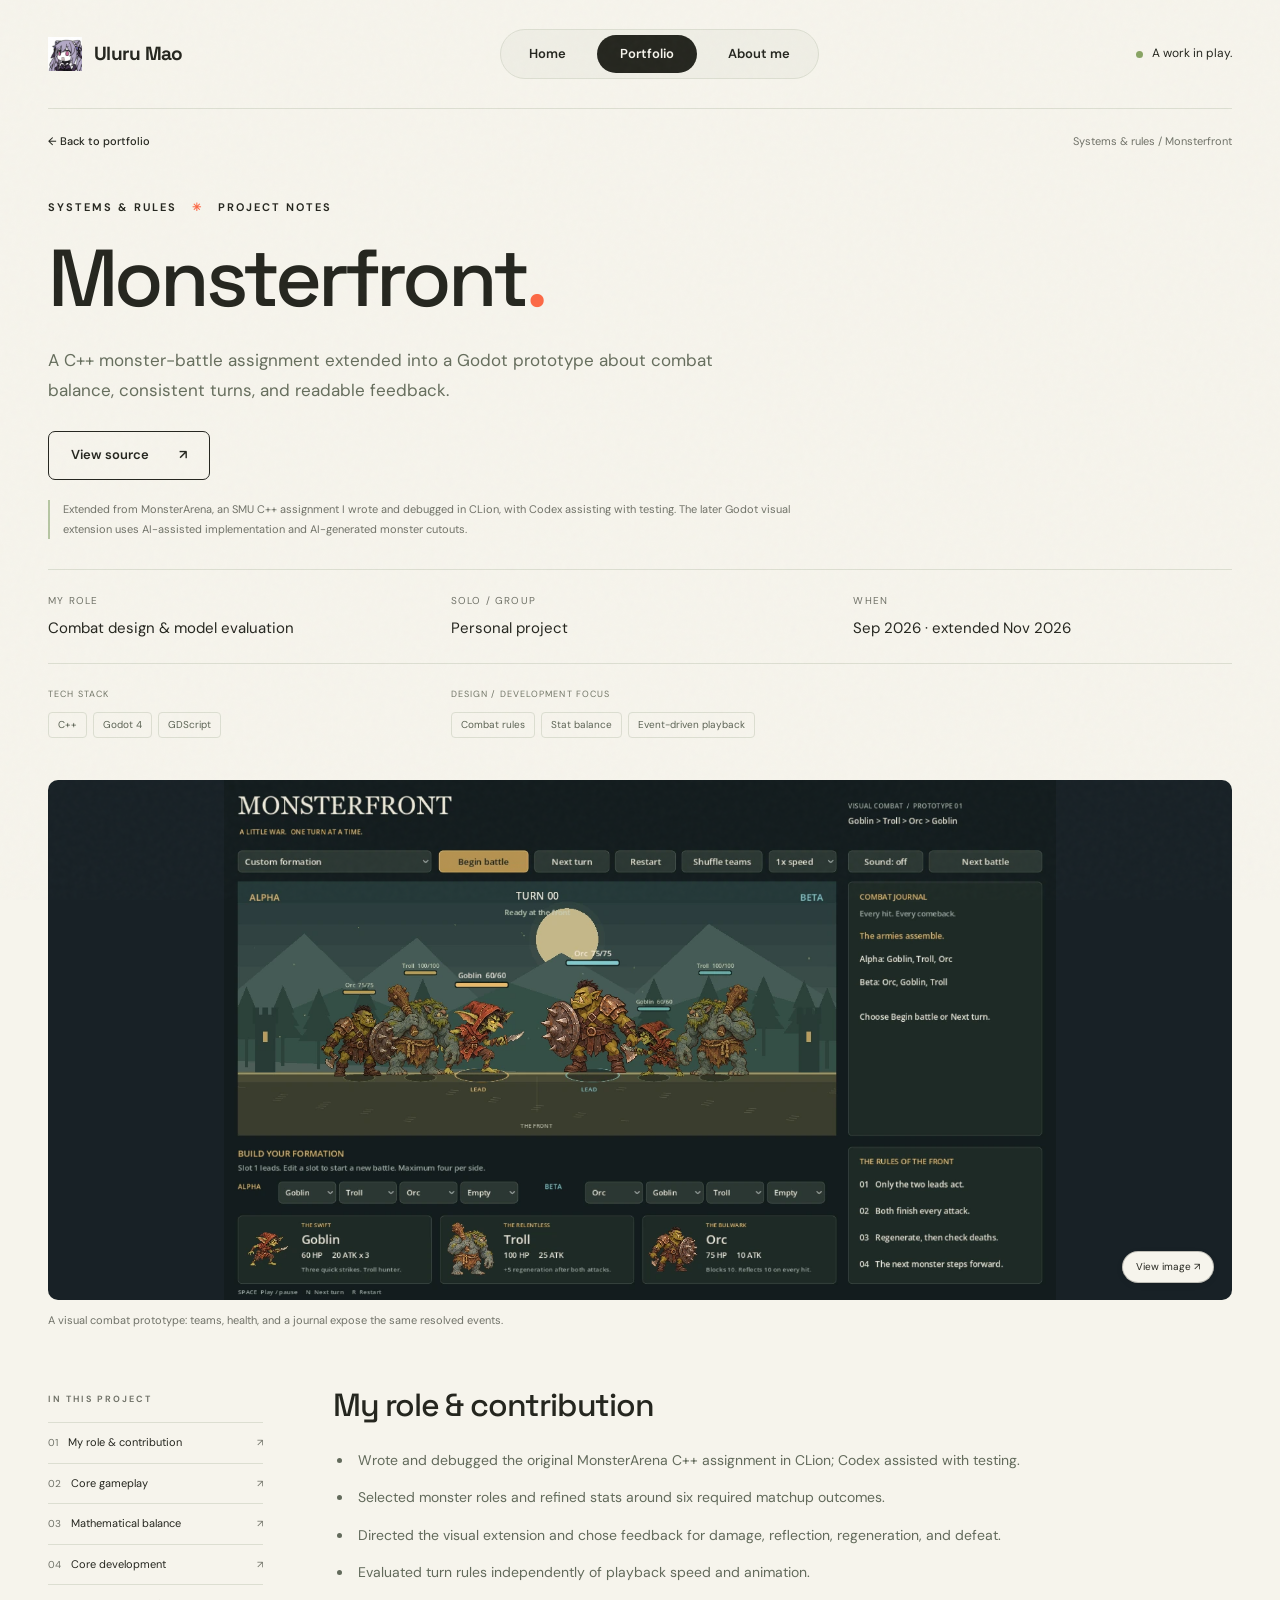
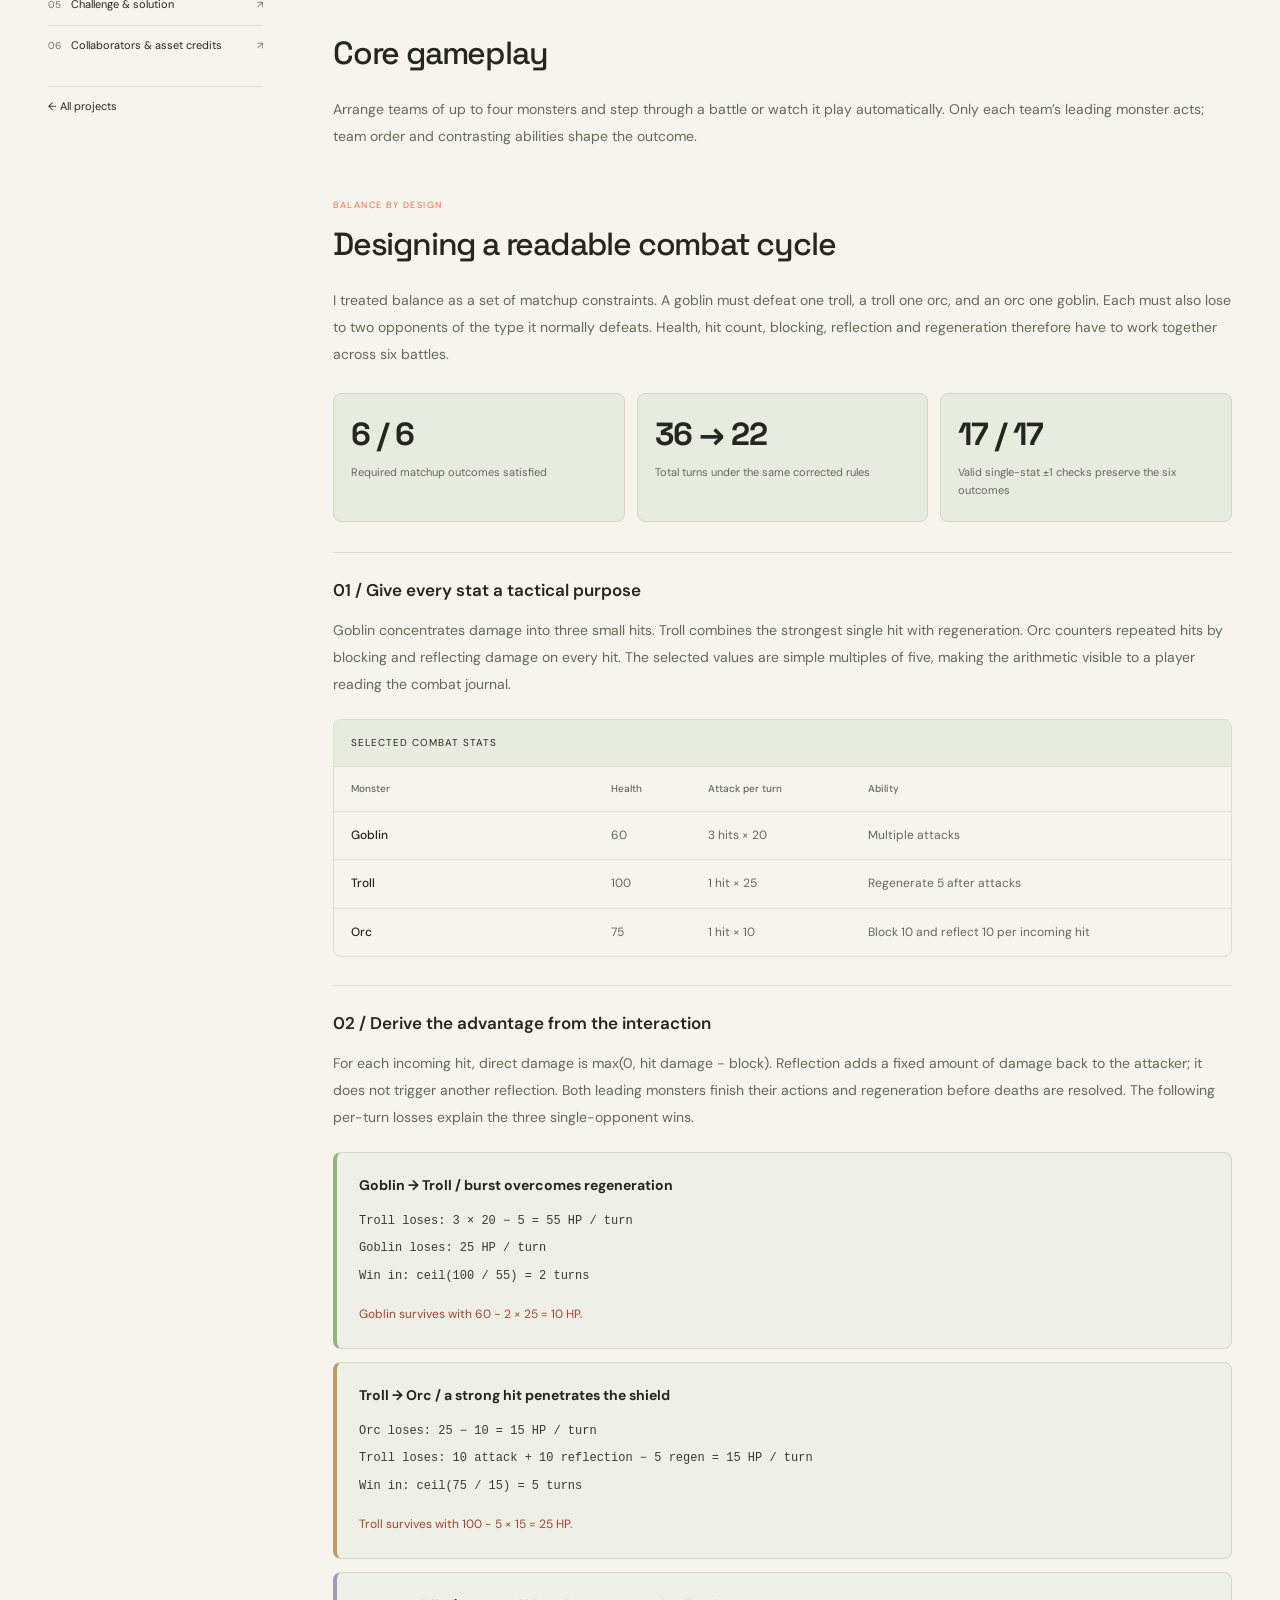
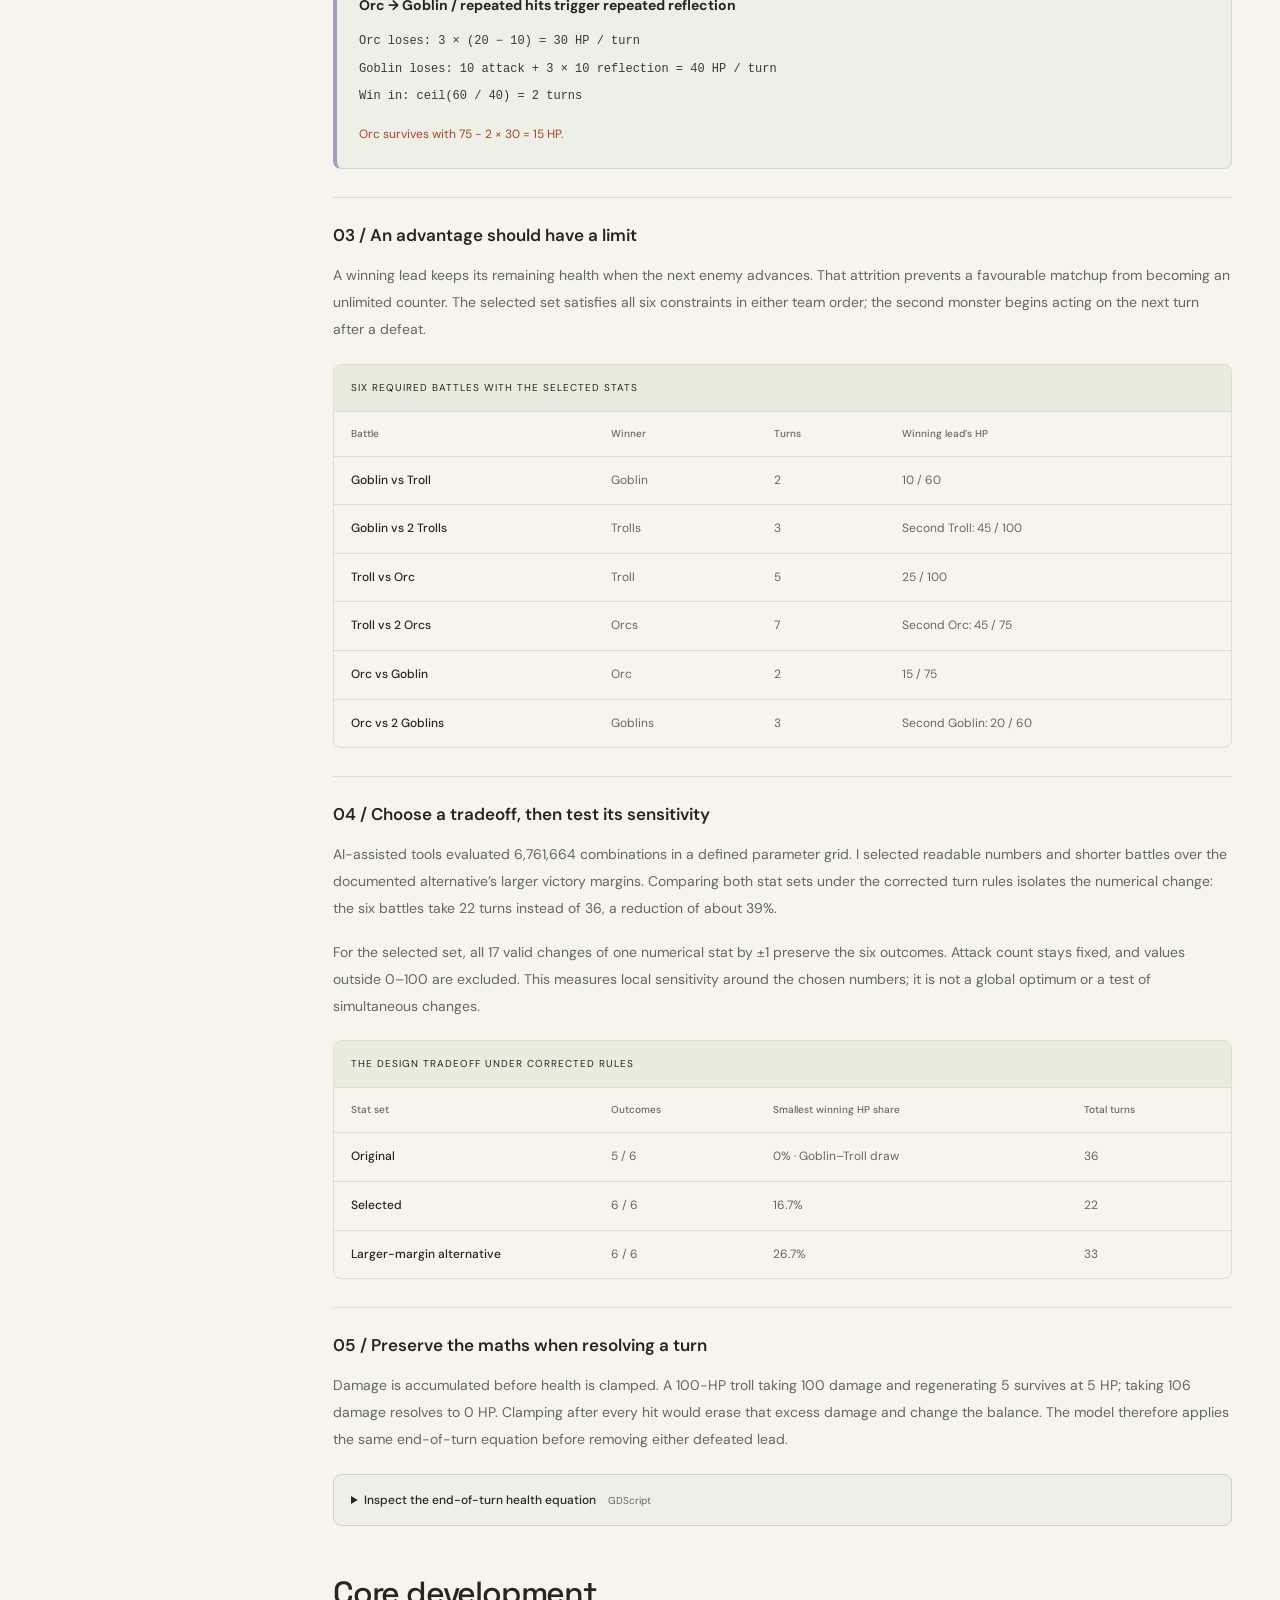
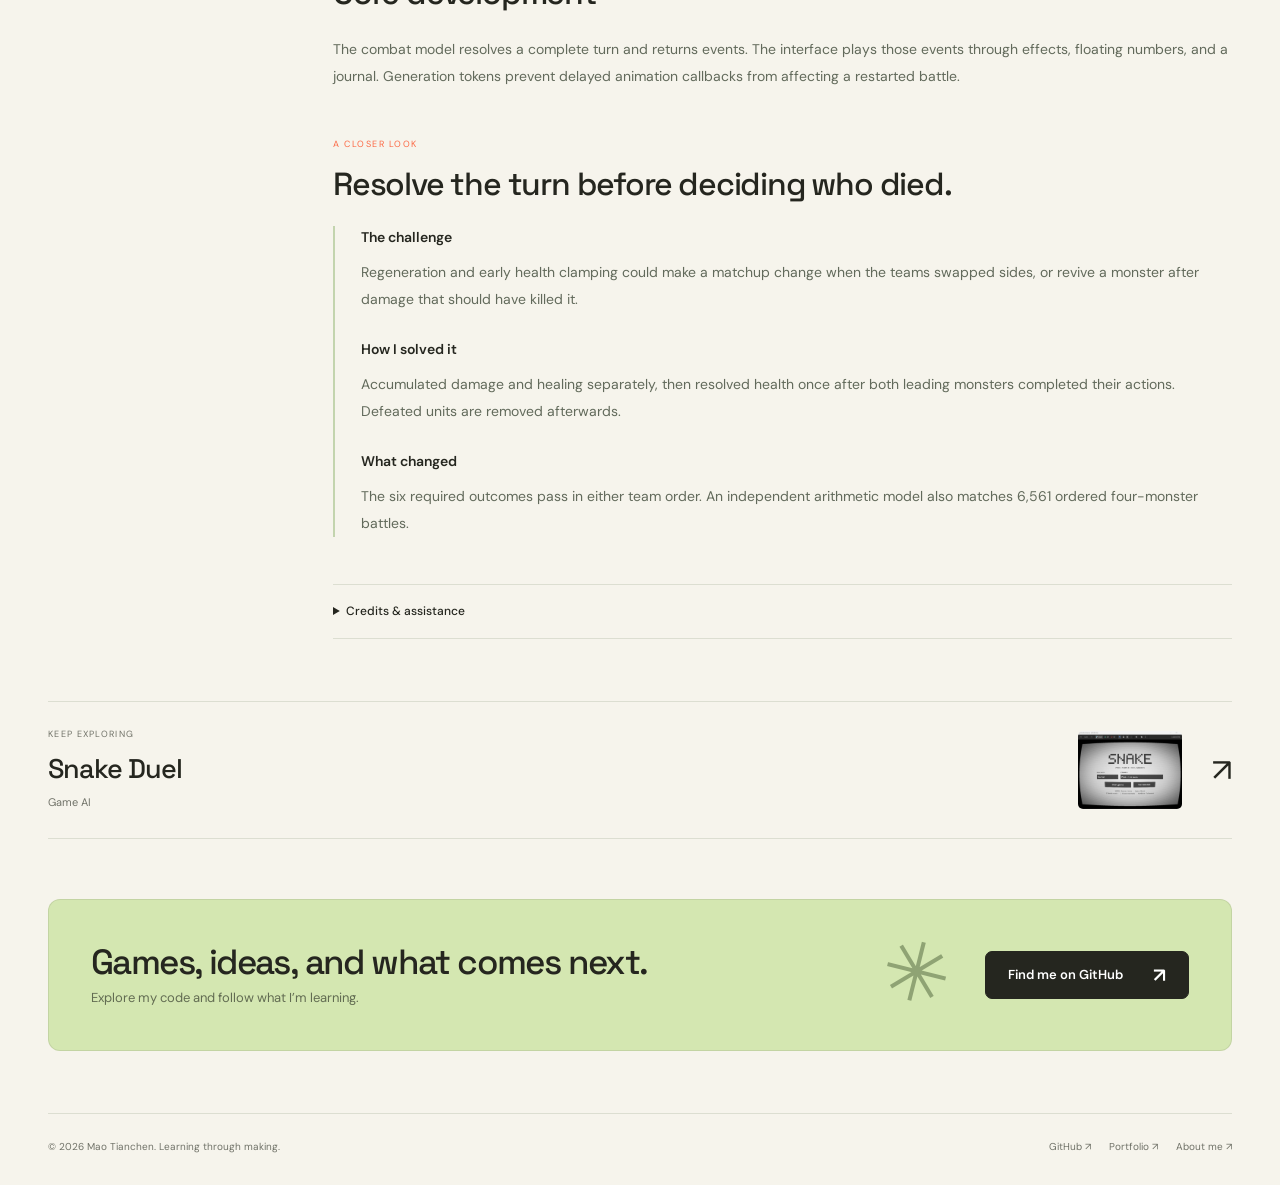
<file: monsterfront.html>
<!DOCTYPE html>
<html lang="en">
<head>
  <meta charset="UTF-8">
  <meta name="viewport" content="width=device-width, initial-scale=1">
  <meta name="theme-color" content="#f6f4ec">
  <meta name="description" content="A C++ monster-battle assignment extended into a Godot prototype about combat balance, consistent turns, and readable feedback.">
  <title>Monsterfront — Mao - Portfolio</title>
  <link rel="icon" href="assets/favicon.ico" type="image/x-icon" sizes="16x16 32x32 48x48">
  <link rel="stylesheet" href="assets/style.css">
  <link rel="stylesheet" href="assets/portfolio.css">
  <script src="assets/app.js" defer></script>
</head>
<body data-page="project">
<a class="skip" href="#main">Skip to content</a>
<div class="wrap">
  <header class="header">
    <a class="brand" href="index.html" aria-label="Uluru Mao, home"><img class="brand-mark" src="assets/favicon.ico" alt="" width="34" height="34"><span>Uluru Mao</span></a>
    <nav class="nav" aria-label="Main navigation"><a href="index.html">Home</a><a href="portfolio.html" aria-current="location">Portfolio</a><a href="about.html">About me</a></nav>
    <span class="header-note"><span class="status-dot"></span> A work in play.</span>
  </header>
  <main id="main">
    <div class="case-breadcrumb"><a href="portfolio.html">← Back to portfolio</a><span>Systems &amp; rules / Monsterfront</span></div>
    <section class="case-intro" aria-labelledby="case-title"><div class="case-title-row"><span class="eyebrow">Systems &amp; rules <span class="dot">✳</span> Project notes</span></div><h1 id="case-title">Monsterfront<span>.</span></h1><p class="case-summary">A C++ monster-battle assignment extended into a Godot prototype about combat balance, consistent turns, and readable feedback.</p><div class="case-links"><a class="button secondary" href="https://github.com/UluruMao/godot_base_turn_combat" target="_blank" rel="noopener noreferrer">View source <span aria-hidden="true">↗</span><span class="visually-hidden"> (opens in a new tab)</span></a></div><p class="authorship-note">Extended from MonsterArena, an SMU C++ assignment I wrote and debugged in CLion, with Codex assisting with testing. The later Godot visual extension uses AI-assisted implementation and AI-generated monster cutouts.</p></section>
    <dl class="case-facts"><div><dt>My role</dt><dd>Combat design &amp; model evaluation</dd></div><div><dt>Solo / group</dt><dd>Personal project</dd></div><div><dt>When</dt><dd>Sep 2026 · extended Nov 2026</dd></div></dl>
    <div class="case-tags"><div class="project-tag-group"><span class="tag-label">Tech stack</span><div class="tags"><span class="tag">C++</span><span class="tag">Godot 4</span><span class="tag">GDScript</span></div></div><div class="project-tag-group"><span class="tag-label">Design / development focus</span><div class="tags"><span class="tag">Combat rules</span><span class="tag">Stat balance</span><span class="tag">Event-driven playback</span></div></div></div>
    <figure class="case-cover"><button class="media-open" data-lightbox="assets/projects/monsterfront-cover.webp" data-alt="Monsterfront combat screen with two monster teams, health bars and a turn journal" aria-label="Enlarge cover artwork"><img src="assets/projects/monsterfront-cover.webp" alt="Monsterfront combat screen with two monster teams, health bars and a turn journal" width="720" height="540"><span class="media-expand" aria-hidden="true">View image ↗</span></button><figcaption>A visual combat prototype: teams, health, and a journal expose the same resolved events.</figcaption></figure>
    <div class="case-layout"><aside class="case-sidebar" aria-label="Project sections"><span class="eyebrow">In this project</span><a href="#my-role">01<span>My role &amp; contribution</span><span aria-hidden="true">↗</span></a><a href="#gameplay">02<span>Core gameplay</span><span aria-hidden="true">↗</span></a><a href="#game-design">03<span>Mathematical balance</span><span aria-hidden="true">↗</span></a><a href="#development">04<span>Core development</span><span aria-hidden="true">↗</span></a><a href="#challenge">05<span>Challenge &amp; solution</span><span aria-hidden="true">↗</span></a><a href="#credits">06<span>Collaborators &amp; asset credits</span><span aria-hidden="true">↗</span></a><a class="case-back" href="portfolio.html">← All projects</a></aside><div class="case-content"><section class="case-section" id="my-role"><h2>My role &amp; contribution</h2><ul class="case-list"><li>Wrote and debugged the original MonsterArena C++ assignment in CLion; Codex assisted with testing.</li><li>Selected monster roles and refined stats around six required matchup outcomes.</li><li>Directed the visual extension and chose feedback for damage, reflection, regeneration, and defeat.</li><li>Evaluated turn rules independently of playback speed and animation.</li></ul></section><section class="case-section" id="gameplay"><h2>Core gameplay</h2><p>Arrange teams of up to four monsters and step through a battle or watch it play automatically. Only each team’s leading monster acts; team order and contrasting abilities shape the outcome.</p></section><section class="case-section balance-section" id="game-design"><span class="case-section-kicker">Balance by design</span><h2>Designing a readable combat cycle</h2><p>I treated balance as a set of matchup constraints. A goblin must defeat one troll, a troll one orc, and an orc one goblin. Each must also lose to two opponents of the type it normally defeats. Health, hit count, blocking, reflection and regeneration therefore have to work together across six battles.</p><div class="detail-metrics"><div><strong>6 / 6</strong><span>Required matchup outcomes satisfied</span></div><div><strong>36 → 22</strong><span>Total turns under the same corrected rules</span></div><div><strong>17 / 17</strong><span>Valid single-stat ±1 checks preserve the six outcomes</span></div></div><div class="programming-topic"><h3>01 / Give every stat a tactical purpose</h3><p>Goblin concentrates damage into three small hits. Troll combines the strongest single hit with regeneration. Orc counters repeated hits by blocking and reflecting damage on every hit. The selected values are simple multiples of five, making the arithmetic visible to a player reading the combat journal.</p><div class="programming-table" role="region" aria-label="Selected combat stats" tabindex="0"><table><caption>Selected combat stats</caption><thead><tr><th scope="col">Monster</th><th scope="col">Health</th><th scope="col">Attack per turn</th><th scope="col">Ability</th></tr></thead><tbody><tr><th scope="row">Goblin</th><td>60</td><td>3 hits × 20</td><td>Multiple attacks</td></tr><tr><th scope="row">Troll</th><td>100</td><td>1 hit × 25</td><td>Regenerate 5 after attacks</td></tr><tr><th scope="row">Orc</th><td>75</td><td>1 hit × 10</td><td>Block 10 and reflect 10 per incoming hit</td></tr></tbody></table></div></div><div class="programming-topic"><h3>02 / Derive the advantage from the interaction</h3><p>For each incoming hit, direct damage is max(0, hit damage − block). Reflection adds a fixed amount of damage back to the attacker; it does not trigger another reflection. Both leading monsters finish their actions and regeneration before deaths are resolved. The following per-turn losses explain the three single-opponent wins.</p><div class="balance-equations"><article><h4>Goblin → Troll / burst overcomes regeneration</h4><p class="formula-line">Troll loses: 3 × 20 − 5 = 55 HP / turn</p><p class="formula-line">Goblin loses: 25 HP / turn</p><p class="formula-line">Win in: ceil(100 / 55) = 2 turns</p><p class="formula-result">Goblin survives with 60 − 2 × 25 = 10 HP.</p></article><article><h4>Troll → Orc / a strong hit penetrates the shield</h4><p class="formula-line">Orc loses: 25 − 10 = 15 HP / turn</p><p class="formula-line">Troll loses: 10 attack + 10 reflection − 5 regen = 15 HP / turn</p><p class="formula-line">Win in: ceil(75 / 15) = 5 turns</p><p class="formula-result">Troll survives with 100 − 5 × 15 = 25 HP.</p></article><article><h4>Orc → Goblin / repeated hits trigger repeated reflection</h4><p class="formula-line">Orc loses: 3 × (20 − 10) = 30 HP / turn</p><p class="formula-line">Goblin loses: 10 attack + 3 × 10 reflection = 40 HP / turn</p><p class="formula-line">Win in: ceil(60 / 40) = 2 turns</p><p class="formula-result">Orc survives with 75 − 2 × 30 = 15 HP.</p></article></div></div><div class="programming-topic"><h3>03 / An advantage should have a limit</h3><p>A winning lead keeps its remaining health when the next enemy advances. That attrition prevents a favourable matchup from becoming an unlimited counter. The selected set satisfies all six constraints in either team order; the second monster begins acting on the next turn after a defeat.</p><div class="programming-table" role="region" aria-label="Six required battles with the selected stats" tabindex="0"><table><caption>Six required battles with the selected stats</caption><thead><tr><th scope="col">Battle</th><th scope="col">Winner</th><th scope="col">Turns</th><th scope="col">Winning lead’s HP</th></tr></thead><tbody><tr><th scope="row">Goblin vs Troll</th><td>Goblin</td><td>2</td><td>10 / 60</td></tr><tr><th scope="row">Goblin vs 2 Trolls</th><td>Trolls</td><td>3</td><td>Second Troll: 45 / 100</td></tr><tr><th scope="row">Troll vs Orc</th><td>Troll</td><td>5</td><td>25 / 100</td></tr><tr><th scope="row">Troll vs 2 Orcs</th><td>Orcs</td><td>7</td><td>Second Orc: 45 / 75</td></tr><tr><th scope="row">Orc vs Goblin</th><td>Orc</td><td>2</td><td>15 / 75</td></tr><tr><th scope="row">Orc vs 2 Goblins</th><td>Goblins</td><td>3</td><td>Second Goblin: 20 / 60</td></tr></tbody></table></div></div><div class="programming-topic"><h3>04 / Choose a tradeoff, then test its sensitivity</h3><p>AI-assisted tools evaluated 6,761,664 combinations in a defined parameter grid. I selected readable numbers and shorter battles over the documented alternative’s larger victory margins. Comparing both stat sets under the corrected turn rules isolates the numerical change: the six battles take 22 turns instead of 36, a reduction of about 39%.</p><p>For the selected set, all 17 valid changes of one numerical stat by ±1 preserve the six outcomes. Attack count stays fixed, and values outside 0–100 are excluded. This measures local sensitivity around the chosen numbers; it is not a global optimum or a test of simultaneous changes.</p><div class="programming-table" role="region" aria-label="The design tradeoff under corrected rules" tabindex="0"><table><caption>The design tradeoff under corrected rules</caption><thead><tr><th scope="col">Stat set</th><th scope="col">Outcomes</th><th scope="col">Smallest winning HP share</th><th scope="col">Total turns</th></tr></thead><tbody><tr><th scope="row">Original</th><td>5 / 6</td><td>0% · Goblin–Troll draw</td><td>36</td></tr><tr><th scope="row">Selected</th><td>6 / 6</td><td>16.7%</td><td>22</td></tr><tr><th scope="row">Larger-margin alternative</th><td>6 / 6</td><td>26.7%</td><td>33</td></tr></tbody></table></div></div><div class="programming-topic"><h3>05 / Preserve the maths when resolving a turn</h3><p>Damage is accumulated before health is clamped. A 100-HP troll taking 100 damage and regenerating 5 survives at 5 HP; taking 106 damage resolves to 0 HP. Clamping after every hit would erase that excess damage and change the balance. The model therefore applies the same end-of-turn equation before removing either defeated lead.</p><details class="source-excerpt"><summary>Inspect the end-of-turn health equation<span>GDScript</span></summary><p class="source-reference">Annotated source excerpt: VisualCombat/scripts/combat.gd · step().</p><pre tabindex="0" aria-label="Inspect the end-of-turn health equation"><code><span class="code-comment"># Both leads have already completed their attacks and regeneration.</span>
for id in leads:
<span class="code-comment">    # Keep the full damage tally, including damage beyond current HP.</span>
<span class="code-comment">    # Apply healing before clamping once to the valid health range.</span>
    units[id].hp = clampi(
        units[id].hp - damage[id] + healing[id],
        0, units[id].max_hp)
<span class="code-comment"># Death checks and queue advancement happen after this resolution.</span></code></pre></details></div></section><section class="case-section" id="development"><h2>Core development</h2><p>The combat model resolves a complete turn and returns events. The interface plays those events through effects, floating numbers, and a journal. Generation tokens prevent delayed animation callbacks from affecting a restarted battle.</p></section><section class="case-section" id="challenge"><span class="case-section-kicker">A closer look</span><h2>Resolve the turn before deciding who died.</h2><div class="challenge-story"><div class="challenge-step"><h3>The challenge</h3><p>Regeneration and early health clamping could make a matchup change when the teams swapped sides, or revive a monster after damage that should have killed it.</p></div><div class="challenge-step"><h3>How I solved it</h3><p>Accumulated damage and healing separately, then resolved health once after both leading monsters completed their actions. Defeated units are removed afterwards.</p></div><div class="challenge-step"><h3>What changed</h3><p>The six required outcomes pass in either team order. An independent arithmetic model also matches 6,561 ordered four-monster battles.</p></div></div></section><details class="credit-disclosure" id="credits"><summary>Credits & assistance</summary><ul class="case-list"><li>Foundation: the September 2026 Southern Methodist University MonsterArena C++ assignment. I wrote and debugged the original code in CLion; Codex assisted with testing.</li><li>The later Godot visual extension used AI assistance for implementation, refactoring, parameter exploration, debugging, tests and documentation. I set goals, assessed suggestions, and retained responsibility for the final choices.</li><li>The three monster cutouts were AI-generated. The project repository records their prompts and provenance.</li></ul></details></div></div>
    <a class="next-project" href="snake-duel.html"><span><small>Keep exploring</small><strong>Snake Duel</strong><span>Game AI</span></span><img src="assets/projects/snake-cover.webp" alt="" width="120" height="90"><span class="next-arrow" aria-hidden="true">↗</span></a>
    </main>
  <section class="contact" aria-labelledby="contact-heading">
    <div><h2 id="contact-heading">Games, ideas, and what comes next.</h2><p>Explore my code and follow what I’m learning.</p></div>
    <span class="contact-star" aria-hidden="true">✳</span>
    <a class="button" href="https://github.com/UluruMao" target="_blank" rel="noopener noreferrer">Find me on GitHub <span class="arrow" aria-hidden="true">↗</span></a>
  </section>
  <footer class="footer">
    <span>© <span data-current-year>2026</span> Mao Tianchen. Learning through making.</span>
    <span><a href="https://github.com/UluruMao" target="_blank" rel="noopener noreferrer">GitHub ↗</a><a href="portfolio.html">Portfolio ↗</a><a href="about.html">About me ↗</a></span>
  </footer>
</div>
<dialog id="media-dialog" class="media-dialog" aria-label="Enlarged project image"><button class="dialog-close" data-close aria-label="Close image">×</button><img src="assets/projects/snake-cover.webp" alt="" id="expanded-image"></dialog>
<div class="toast" id="toast" role="status"></div>
</body>
</html>
</file>
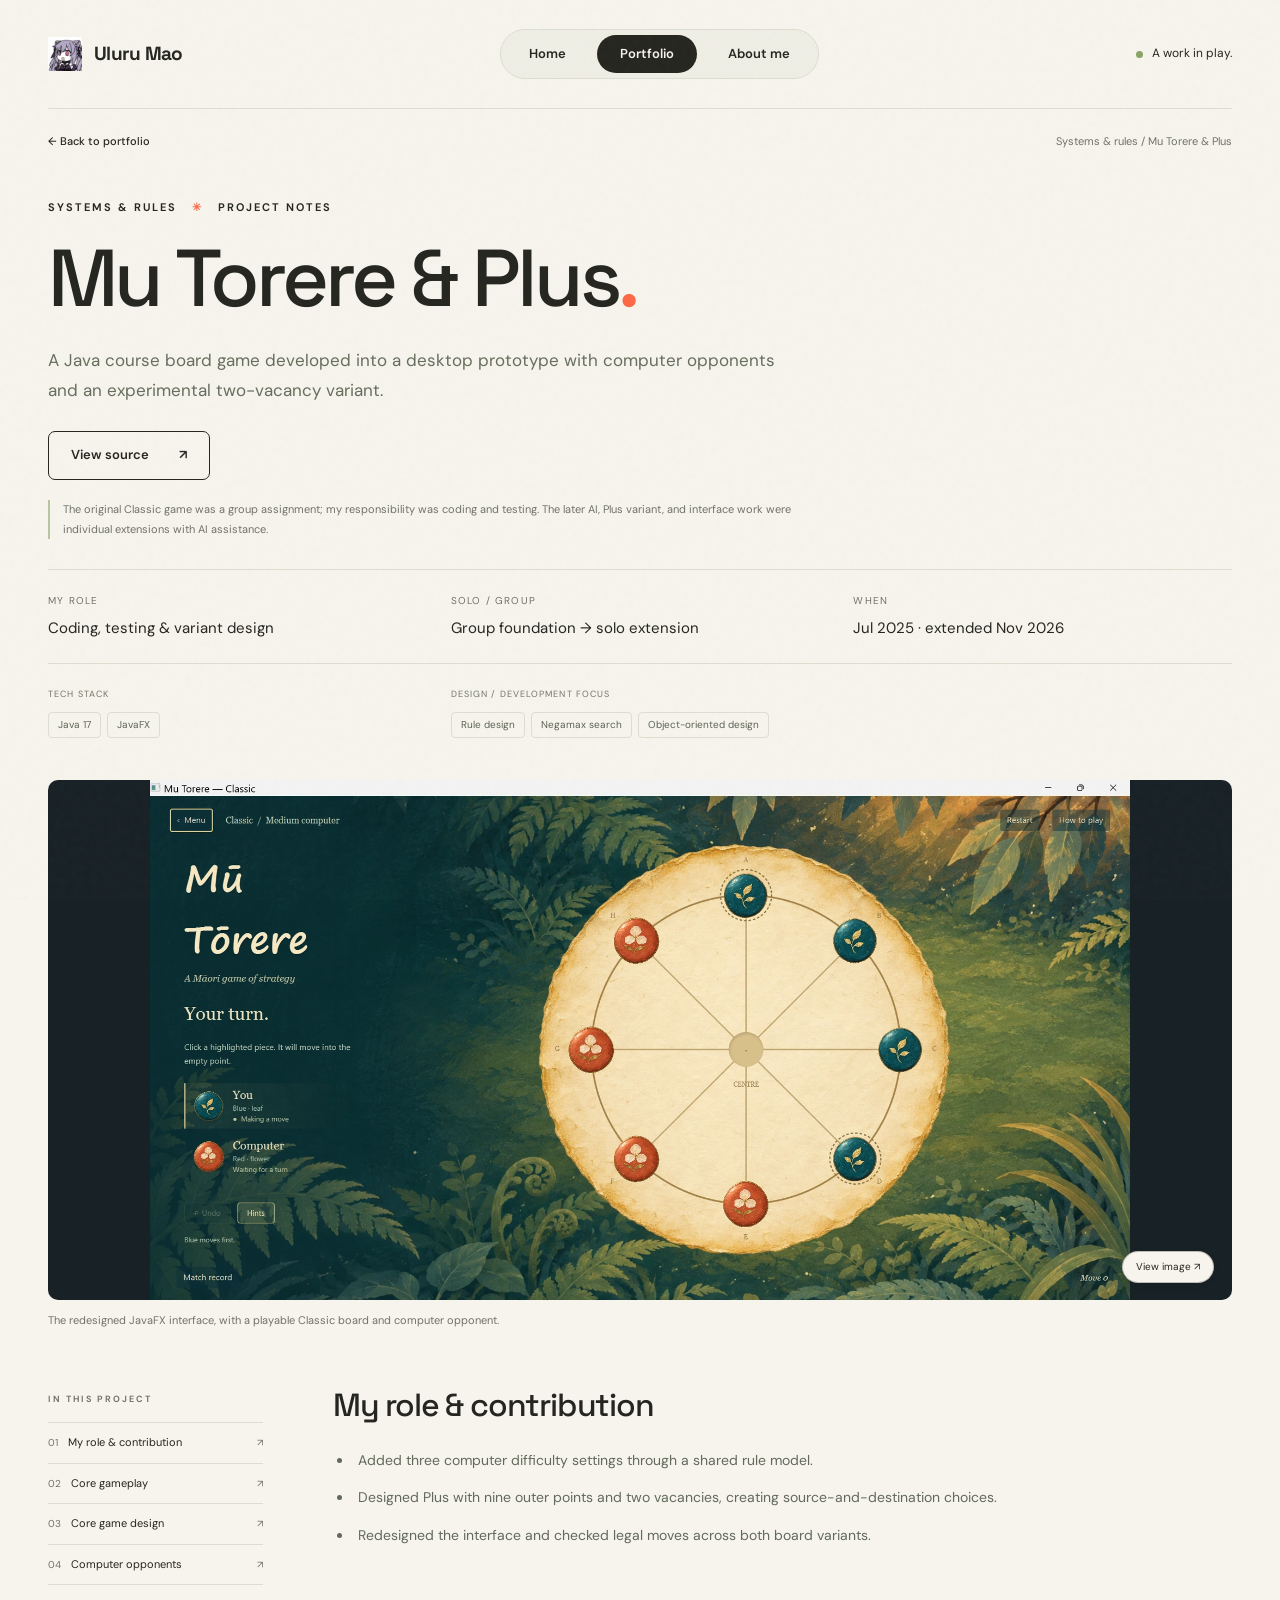
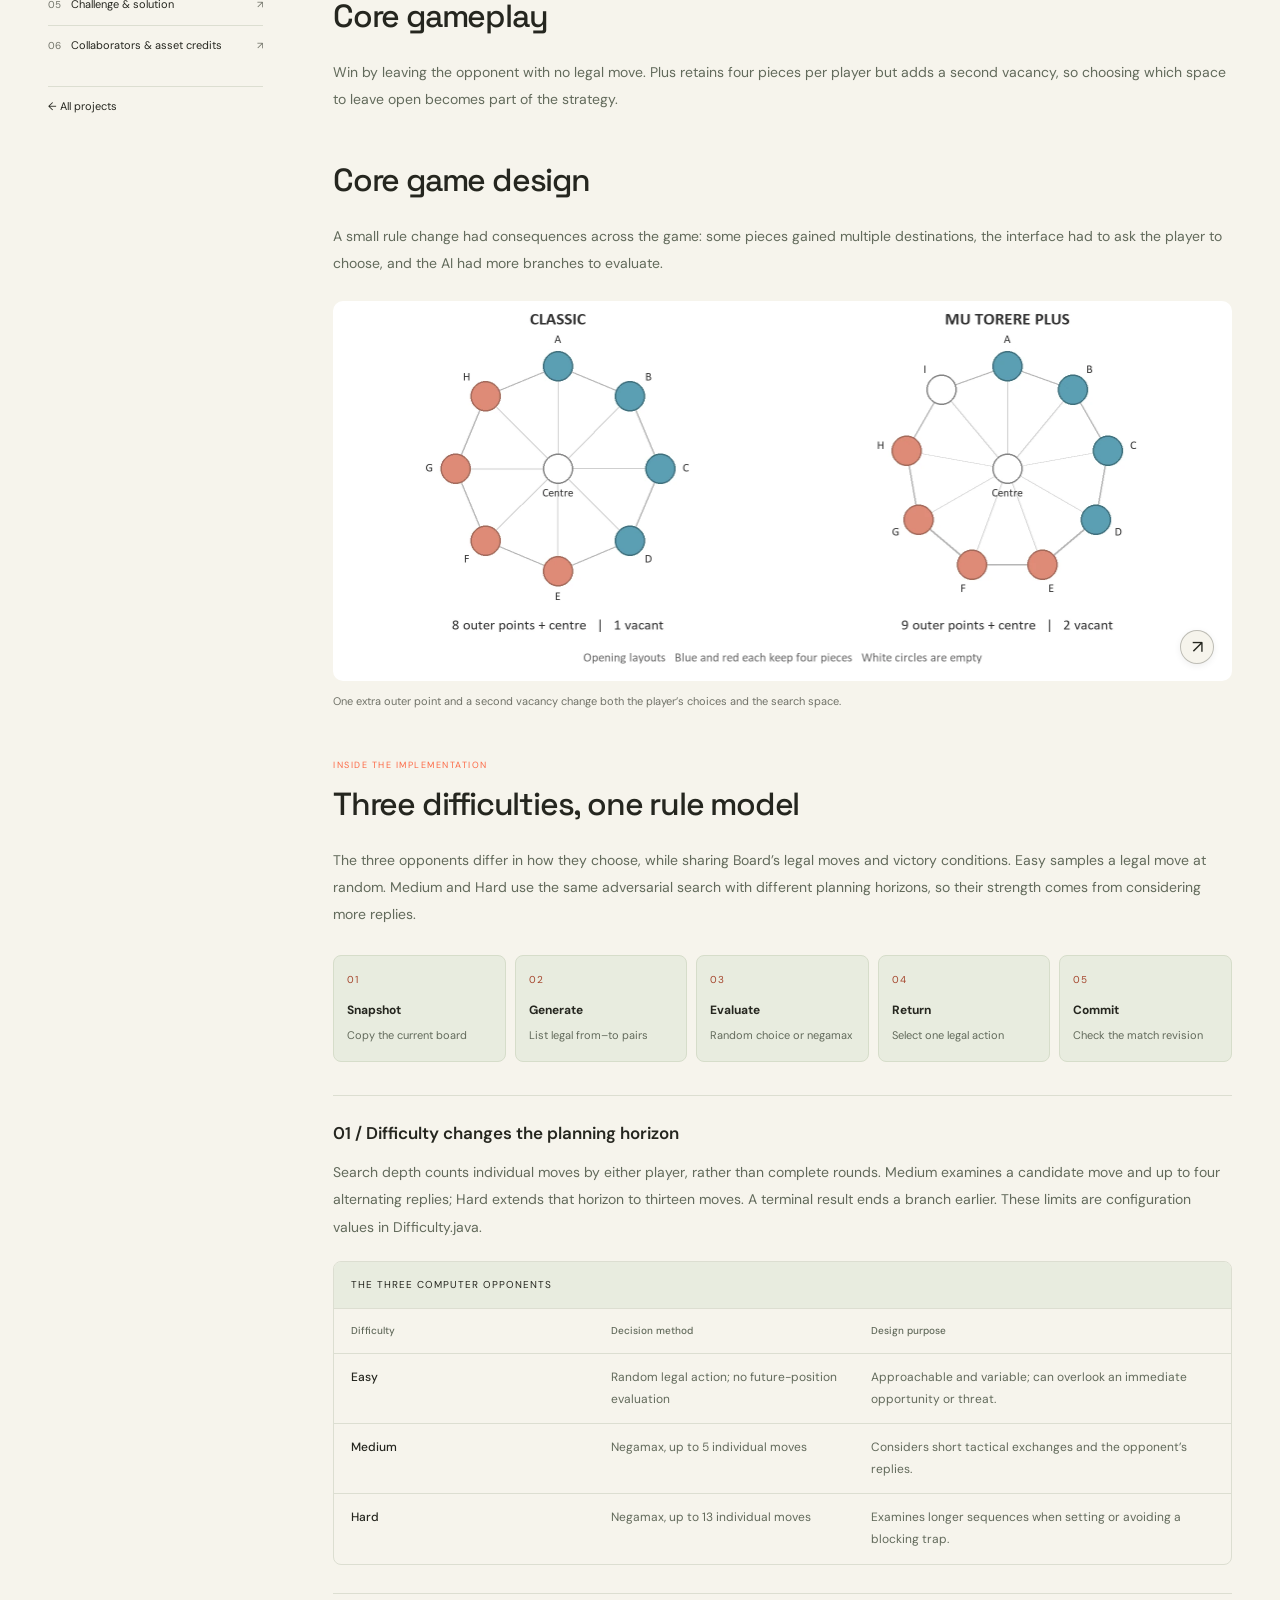
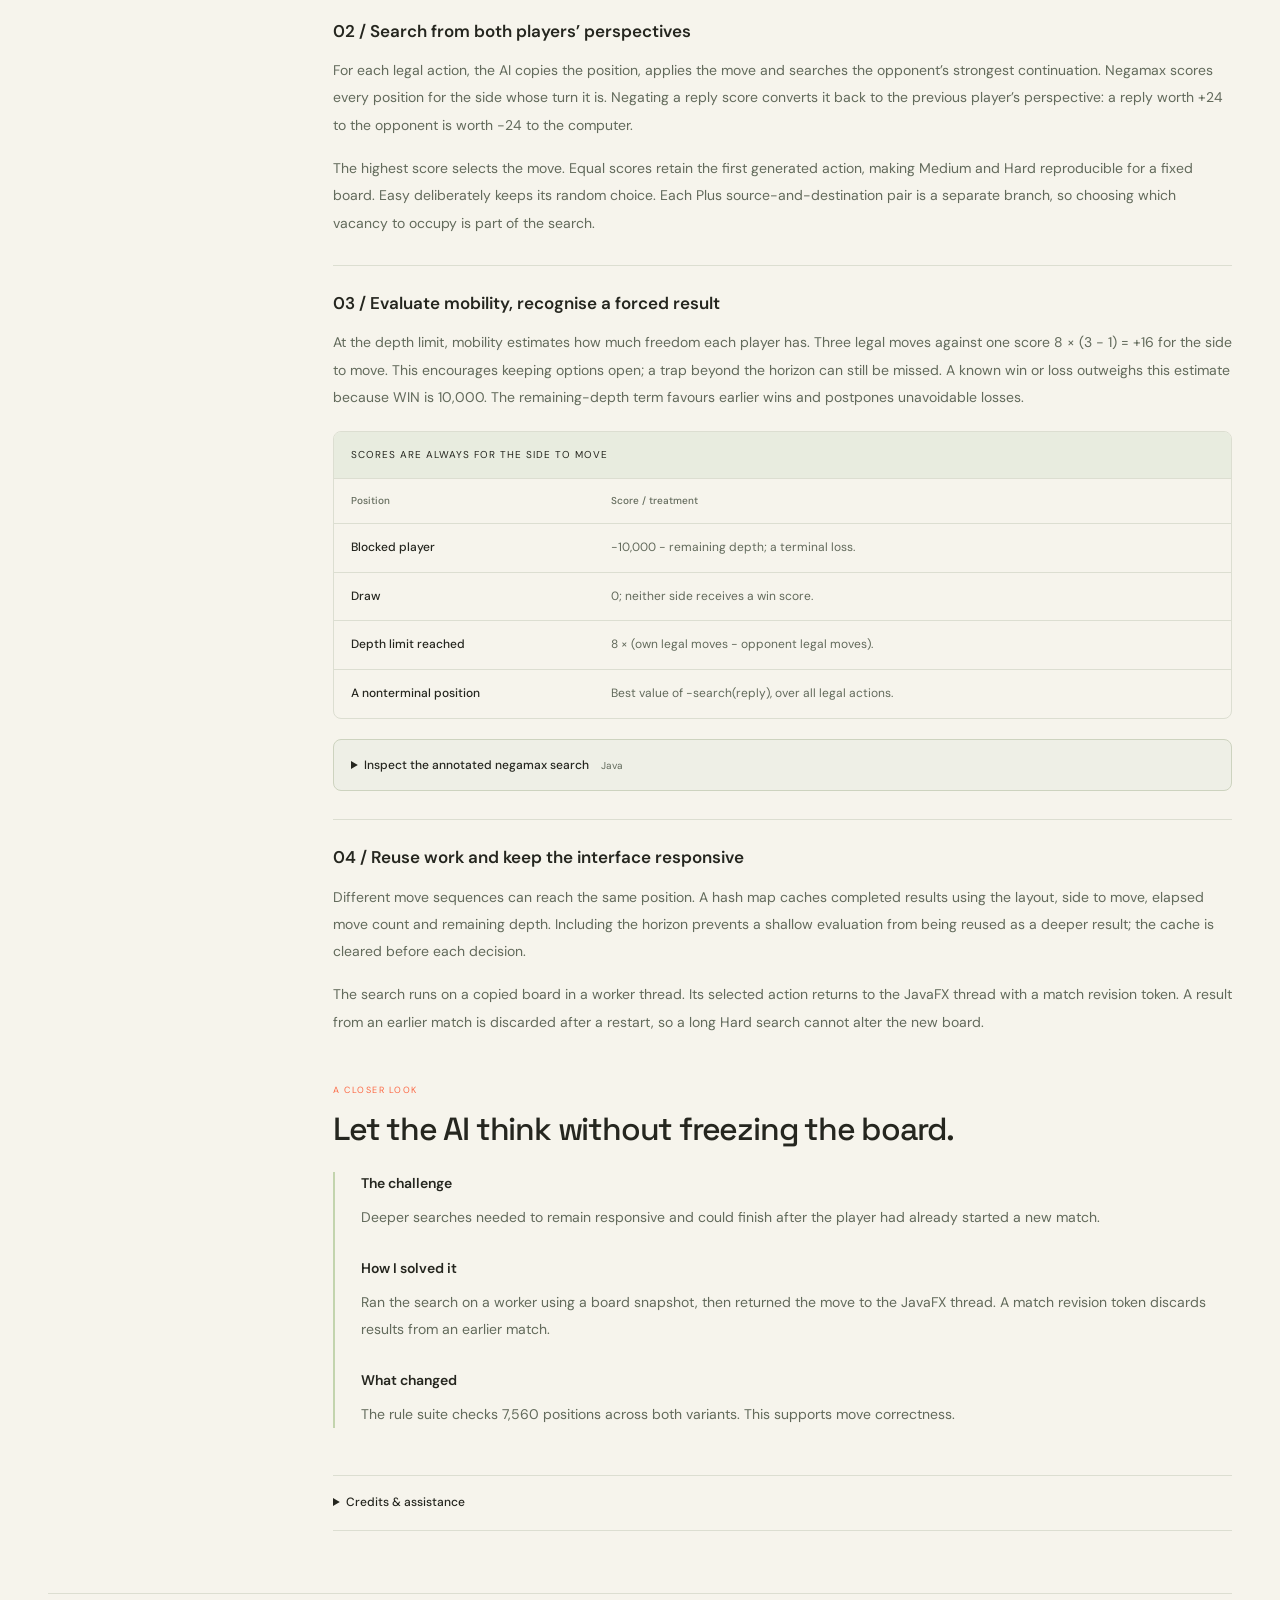
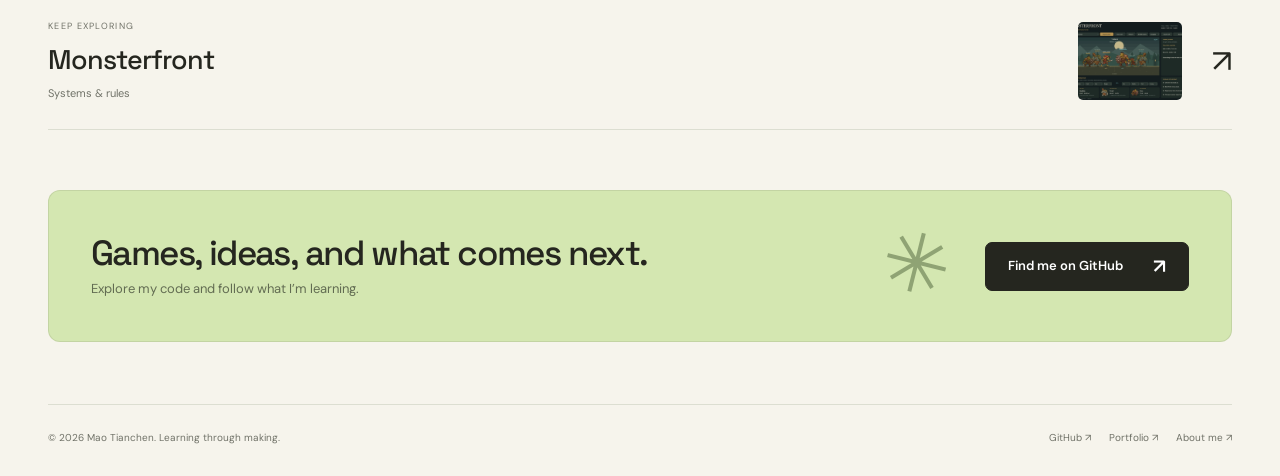
<file: mu-torere-plus.html>
<!DOCTYPE html>
<html lang="en">
<head>
  <meta charset="UTF-8">
  <meta name="viewport" content="width=device-width, initial-scale=1">
  <meta name="theme-color" content="#f6f4ec">
  <meta name="description" content="A Java course board game developed into a desktop prototype with computer opponents and an experimental two-vacancy variant.">
  <title>Mu Torere &amp; Plus — Mao - Portfolio</title>
  <link rel="icon" href="assets/favicon.ico" type="image/x-icon" sizes="16x16 32x32 48x48">
  <link rel="stylesheet" href="assets/style.css">
  <link rel="stylesheet" href="assets/portfolio.css">
  <script src="assets/app.js" defer></script>
</head>
<body data-page="project">
<a class="skip" href="#main">Skip to content</a>
<div class="wrap">
  <header class="header">
    <a class="brand" href="index.html" aria-label="Uluru Mao, home"><img class="brand-mark" src="assets/favicon.ico" alt="" width="34" height="34"><span>Uluru Mao</span></a>
    <nav class="nav" aria-label="Main navigation"><a href="index.html">Home</a><a href="portfolio.html" aria-current="location">Portfolio</a><a href="about.html">About me</a></nav>
    <span class="header-note"><span class="status-dot"></span> A work in play.</span>
  </header>
  <main id="main">
    <div class="case-breadcrumb"><a href="portfolio.html">← Back to portfolio</a><span>Systems &amp; rules / Mu Torere &amp; Plus</span></div>
    <section class="case-intro" aria-labelledby="case-title"><div class="case-title-row"><span class="eyebrow">Systems &amp; rules <span class="dot">✳</span> Project notes</span></div><h1 id="case-title">Mu Torere &amp; Plus<span>.</span></h1><p class="case-summary">A Java course board game developed into a desktop prototype with computer opponents and an experimental two-vacancy variant.</p><div class="case-links"><a class="button secondary" href="https://github.com/UluruMao/mu-torere-java-evolved" target="_blank" rel="noopener noreferrer">View source <span aria-hidden="true">↗</span><span class="visually-hidden"> (opens in a new tab)</span></a></div><p class="authorship-note">The original Classic game was a group assignment; my responsibility was coding and testing. The later AI, Plus variant, and interface work were individual extensions with AI assistance.</p></section>
    <dl class="case-facts"><div><dt>My role</dt><dd>Coding, testing &amp; variant design</dd></div><div><dt>Solo / group</dt><dd>Group foundation → solo extension</dd></div><div><dt>When</dt><dd>Jul 2025 · extended Nov 2026</dd></div></dl>
    <div class="case-tags"><div class="project-tag-group"><span class="tag-label">Tech stack</span><div class="tags"><span class="tag">Java 17</span><span class="tag">JavaFX</span></div></div><div class="project-tag-group"><span class="tag-label">Design / development focus</span><div class="tags"><span class="tag">Rule design</span><span class="tag">Negamax search</span><span class="tag">Object-oriented design</span></div></div></div>
    <figure class="case-cover"><button class="media-open" data-lightbox="assets/projects/mu-torere-cover.webp" data-alt="Mu Torere JavaFX board with forest background, pieces and player information" aria-label="Enlarge cover artwork"><img src="assets/projects/mu-torere-cover.webp" alt="Mu Torere JavaFX board with forest background, pieces and player information" width="720" height="540"><span class="media-expand" aria-hidden="true">View image ↗</span></button><figcaption>The redesigned JavaFX interface, with a playable Classic board and computer opponent.</figcaption></figure>
    <div class="case-layout"><aside class="case-sidebar" aria-label="Project sections"><span class="eyebrow">In this project</span><a href="#my-role">01<span>My role &amp; contribution</span><span aria-hidden="true">↗</span></a><a href="#gameplay">02<span>Core gameplay</span><span aria-hidden="true">↗</span></a><a href="#game-design">03<span>Core game design</span><span aria-hidden="true">↗</span></a><a href="#development">04<span>Computer opponents</span><span aria-hidden="true">↗</span></a><a href="#challenge">05<span>Challenge &amp; solution</span><span aria-hidden="true">↗</span></a><a href="#credits">06<span>Collaborators &amp; asset credits</span><span aria-hidden="true">↗</span></a><a class="case-back" href="portfolio.html">← All projects</a></aside><div class="case-content"><section class="case-section" id="my-role"><h2>My role &amp; contribution</h2><ul class="case-list"><li>Added three computer difficulty settings through a shared rule model.</li><li>Designed Plus with nine outer points and two vacancies, creating source-and-destination choices.</li><li>Redesigned the interface and checked legal moves across both board variants.</li></ul></section><section class="case-section" id="gameplay"><h2>Core gameplay</h2><p>Win by leaving the opponent with no legal move. Plus retains four pieces per player but adds a second vacancy, so choosing which space to leave open becomes part of the strategy.</p></section><section class="case-section" id="game-design"><h2>Core game design</h2><p>A small rule change had consequences across the game: some pieces gained multiple destinations, the interface had to ask the player to choose, and the AI had more branches to evaluate.</p><div class="case-media design-media"><figure><button class="media-open" data-lightbox="assets/projects/mu-torere-variants.webp" data-alt="Classic Mu Torere board compared with the nine-outer-point Plus board and its second vacancy" aria-label="Enlarge Classic Mu Torere board compared with the nine-outer-point Plus board and its second vacancy"><img src="assets/projects/mu-torere-variants.webp" alt="Classic Mu Torere board compared with the nine-outer-point Plus board and its second vacancy" loading="lazy"><span class="media-expand" aria-hidden="true">↗</span></button><figcaption>One extra outer point and a second vacancy change both the player’s choices and the search space.</figcaption></figure></div></section><section class="case-section programming-section" id="development"><span class="case-section-kicker">Inside the implementation</span><h2>Three difficulties, one rule model</h2><p>The three opponents differ in how they choose, while sharing Board’s legal moves and victory conditions. Easy samples a legal move at random. Medium and Hard use the same adversarial search with different planning horizons, so their strength comes from considering more replies.</p><ol class="programming-flow" aria-label="How a computer move reaches the board"><li><strong>Snapshot</strong><span>Copy the current board</span></li><li><strong>Generate</strong><span>List legal from–to pairs</span></li><li><strong>Evaluate</strong><span>Random choice or negamax</span></li><li><strong>Return</strong><span>Select one legal action</span></li><li><strong>Commit</strong><span>Check the match revision</span></li></ol><div class="programming-topic"><h3>01 / Difficulty changes the planning horizon</h3><p>Search depth counts individual moves by either player, rather than complete rounds. Medium examines a candidate move and up to four alternating replies; Hard extends that horizon to thirteen moves. A terminal result ends a branch earlier. These limits are configuration values in Difficulty.java.</p><div class="programming-table" role="region" aria-label="The three computer opponents" tabindex="0"><table><caption>The three computer opponents</caption><thead><tr><th scope="col">Difficulty</th><th scope="col">Decision method</th><th scope="col">Design purpose</th></tr></thead><tbody><tr><th scope="row">Easy</th><td>Random legal action; no future-position evaluation</td><td>Approachable and variable; can overlook an immediate opportunity or threat.</td></tr><tr><th scope="row">Medium</th><td>Negamax, up to 5 individual moves</td><td>Considers short tactical exchanges and the opponent’s replies.</td></tr><tr><th scope="row">Hard</th><td>Negamax, up to 13 individual moves</td><td>Examines longer sequences when setting or avoiding a blocking trap.</td></tr></tbody></table></div></div><div class="programming-topic"><h3>02 / Search from both players’ perspectives</h3><p>For each legal action, the AI copies the position, applies the move and searches the opponent’s strongest continuation. Negamax scores every position for the side whose turn it is. Negating a reply score converts it back to the previous player’s perspective: a reply worth +24 to the opponent is worth −24 to the computer.</p><p>The highest score selects the move. Equal scores retain the first generated action, making Medium and Hard reproducible for a fixed board. Easy deliberately keeps its random choice. Each Plus source-and-destination pair is a separate branch, so choosing which vacancy to occupy is part of the search.</p></div><div class="programming-topic"><h3>03 / Evaluate mobility, recognise a forced result</h3><p>At the depth limit, mobility estimates how much freedom each player has. Three legal moves against one score 8 × (3 − 1) = +16 for the side to move. This encourages keeping options open; a trap beyond the horizon can still be missed. A known win or loss outweighs this estimate because WIN is 10,000. The remaining-depth term favours earlier wins and postpones unavoidable losses.</p><div class="programming-table" role="region" aria-label="Scores are always for the side to move" tabindex="0"><table><caption>Scores are always for the side to move</caption><thead><tr><th scope="col">Position</th><th scope="col">Score / treatment</th></tr></thead><tbody><tr><th scope="row">Blocked player</th><td>−10,000 − remaining depth; a terminal loss.</td></tr><tr><th scope="row">Draw</th><td>0; neither side receives a win score.</td></tr><tr><th scope="row">Depth limit reached</th><td>8 × (own legal moves − opponent legal moves).</td></tr><tr><th scope="row">A nonterminal position</th><td>Best value of −search(reply), over all legal actions.</td></tr></tbody></table></div><details class="source-excerpt"><summary>Inspect the annotated negamax search<span>Java</span></summary><p class="source-reference">Annotated source excerpt: AIPlayer.java · search().</p><pre tabindex="0" aria-label="Inspect the annotated negamax search"><code>private int search(Board position, int depth) {
<span class="code-comment">    // Allow a cancelled worker search to stop between branches.</span>
    if (Thread.currentThread().isInterrupted()) return 0;
<span class="code-comment">    // A blocked side loses. More remaining depth means an earlier loss.</span>
    if (position.checkWinner() != null) return -WIN - depth;
    if (position.isDraw()) return 0;
    if (depth == 0) {
        Board.Piece turn = position.getCurrentPlayer();
<span class="code-comment">        // Estimate freedom to move from the current side&#x27;s perspective.</span>
        return position.legalMoves(turn).size() * 8 -
            position.legalMoves(Board.opponent(turn)).size() * 8;
    }

<span class="code-comment">    // Layout, side to move, move count and horizon define this result.</span>
    String key = position.stateKey() + &quot;:&quot; +
                 position.getMoveCount() + &quot;:&quot; + depth;
    Integer cached = memo.get(key);
    if (cached != null) return cached;

    int best = Integer.MIN_VALUE;
    for (Board.Move move : position.legalMoves(position.getCurrentPlayer())) {
<span class="code-comment">        // Explore a private branch without changing the live match.</span>
        Board next = position.copy();
        next.applyMove(move.from(), move.to(), position.getCurrentPlayer());
<span class="code-comment">        // The reply is scored for the opponent; negate it for this side.</span>
        best = Math.max(best, -search(next, depth - 1));
    }
<span class="code-comment">    // Reuse only a fully evaluated result under the same search conditions.</span>
    memo.put(key, best);
    return best;
}</code></pre></details></div><div class="programming-topic"><h3>04 / Reuse work and keep the interface responsive</h3><p>Different move sequences can reach the same position. A hash map caches completed results using the layout, side to move, elapsed move count and remaining depth. Including the horizon prevents a shallow evaluation from being reused as a deeper result; the cache is cleared before each decision.</p><p>The search runs on a copied board in a worker thread. Its selected action returns to the JavaFX thread with a match revision token. A result from an earlier match is discarded after a restart, so a long Hard search cannot alter the new board.</p></div></section><section class="case-section" id="challenge"><span class="case-section-kicker">A closer look</span><h2>Let the AI think without freezing the board.</h2><div class="challenge-story"><div class="challenge-step"><h3>The challenge</h3><p>Deeper searches needed to remain responsive and could finish after the player had already started a new match.</p></div><div class="challenge-step"><h3>How I solved it</h3><p>Ran the search on a worker using a board snapshot, then returned the move to the JavaFX thread. A match revision token discards results from an earlier match.</p></div><div class="challenge-step"><h3>What changed</h3><p>The rule suite checks 7,560 positions across both variants. This supports move correctness.</p></div></div></section><details class="credit-disclosure" id="credits"><summary>Credits & assistance</summary><ul class="case-list"><li>Mu Torere is a traditional Māori game. Plus is presented here as an experimental extension, not an established traditional ruleset.</li><li>The Classic foundation was completed as a July 2025 Java course group assignment. The November 2026 individual extension used AI assistance for coding, artwork, and interface refinement.</li></ul></details></div></div>
    <a class="next-project" href="monsterfront.html"><span><small>Keep exploring</small><strong>Monsterfront</strong><span>Systems &amp; rules</span></span><img src="assets/projects/monsterfront-cover.webp" alt="" width="120" height="90"><span class="next-arrow" aria-hidden="true">↗</span></a>
    </main>
  <section class="contact" aria-labelledby="contact-heading">
    <div><h2 id="contact-heading">Games, ideas, and what comes next.</h2><p>Explore my code and follow what I’m learning.</p></div>
    <span class="contact-star" aria-hidden="true">✳</span>
    <a class="button" href="https://github.com/UluruMao" target="_blank" rel="noopener noreferrer">Find me on GitHub <span class="arrow" aria-hidden="true">↗</span></a>
  </section>
  <footer class="footer">
    <span>© <span data-current-year>2026</span> Mao Tianchen. Learning through making.</span>
    <span><a href="https://github.com/UluruMao" target="_blank" rel="noopener noreferrer">GitHub ↗</a><a href="portfolio.html">Portfolio ↗</a><a href="about.html">About me ↗</a></span>
  </footer>
</div>
<dialog id="media-dialog" class="media-dialog" aria-label="Enlarged project image"><button class="dialog-close" data-close aria-label="Close image">×</button><img src="assets/projects/snake-cover.webp" alt="" id="expanded-image"></dialog>
<div class="toast" id="toast" role="status"></div>
</body>
</html>
</file>
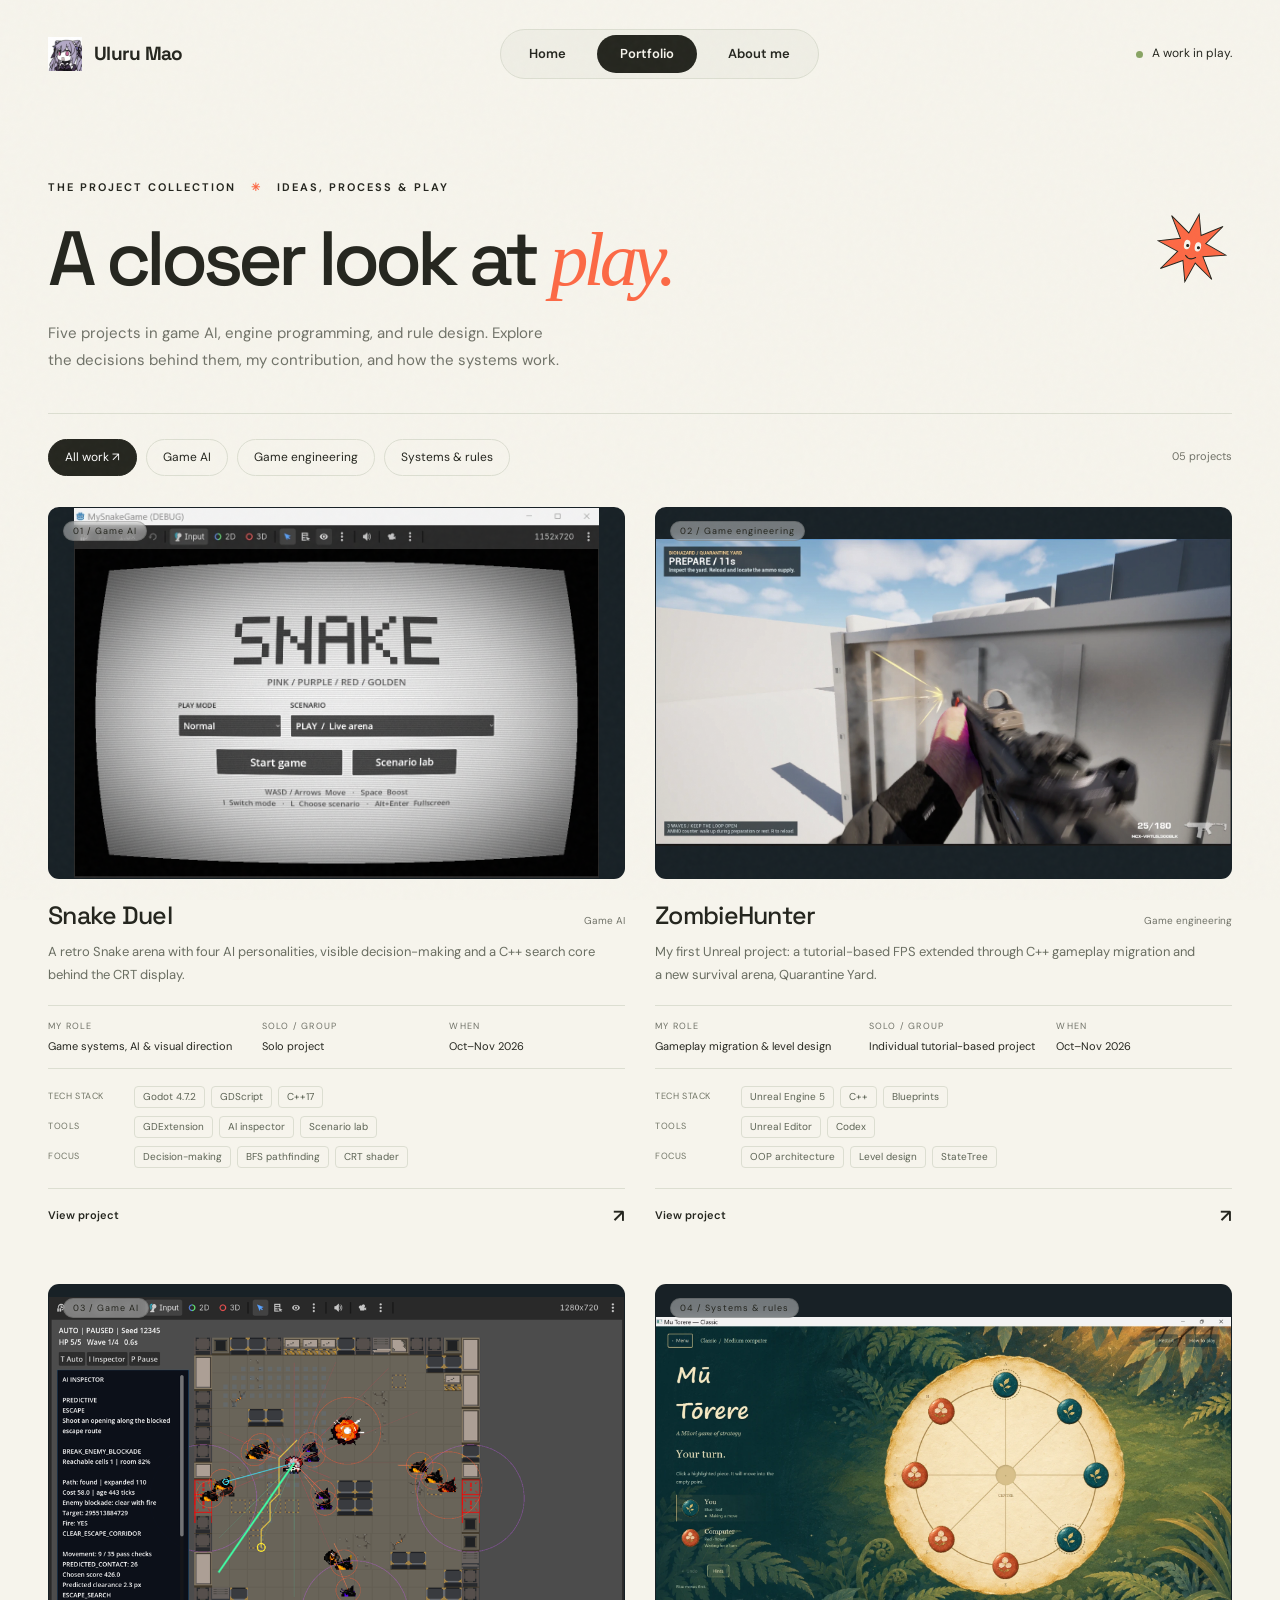
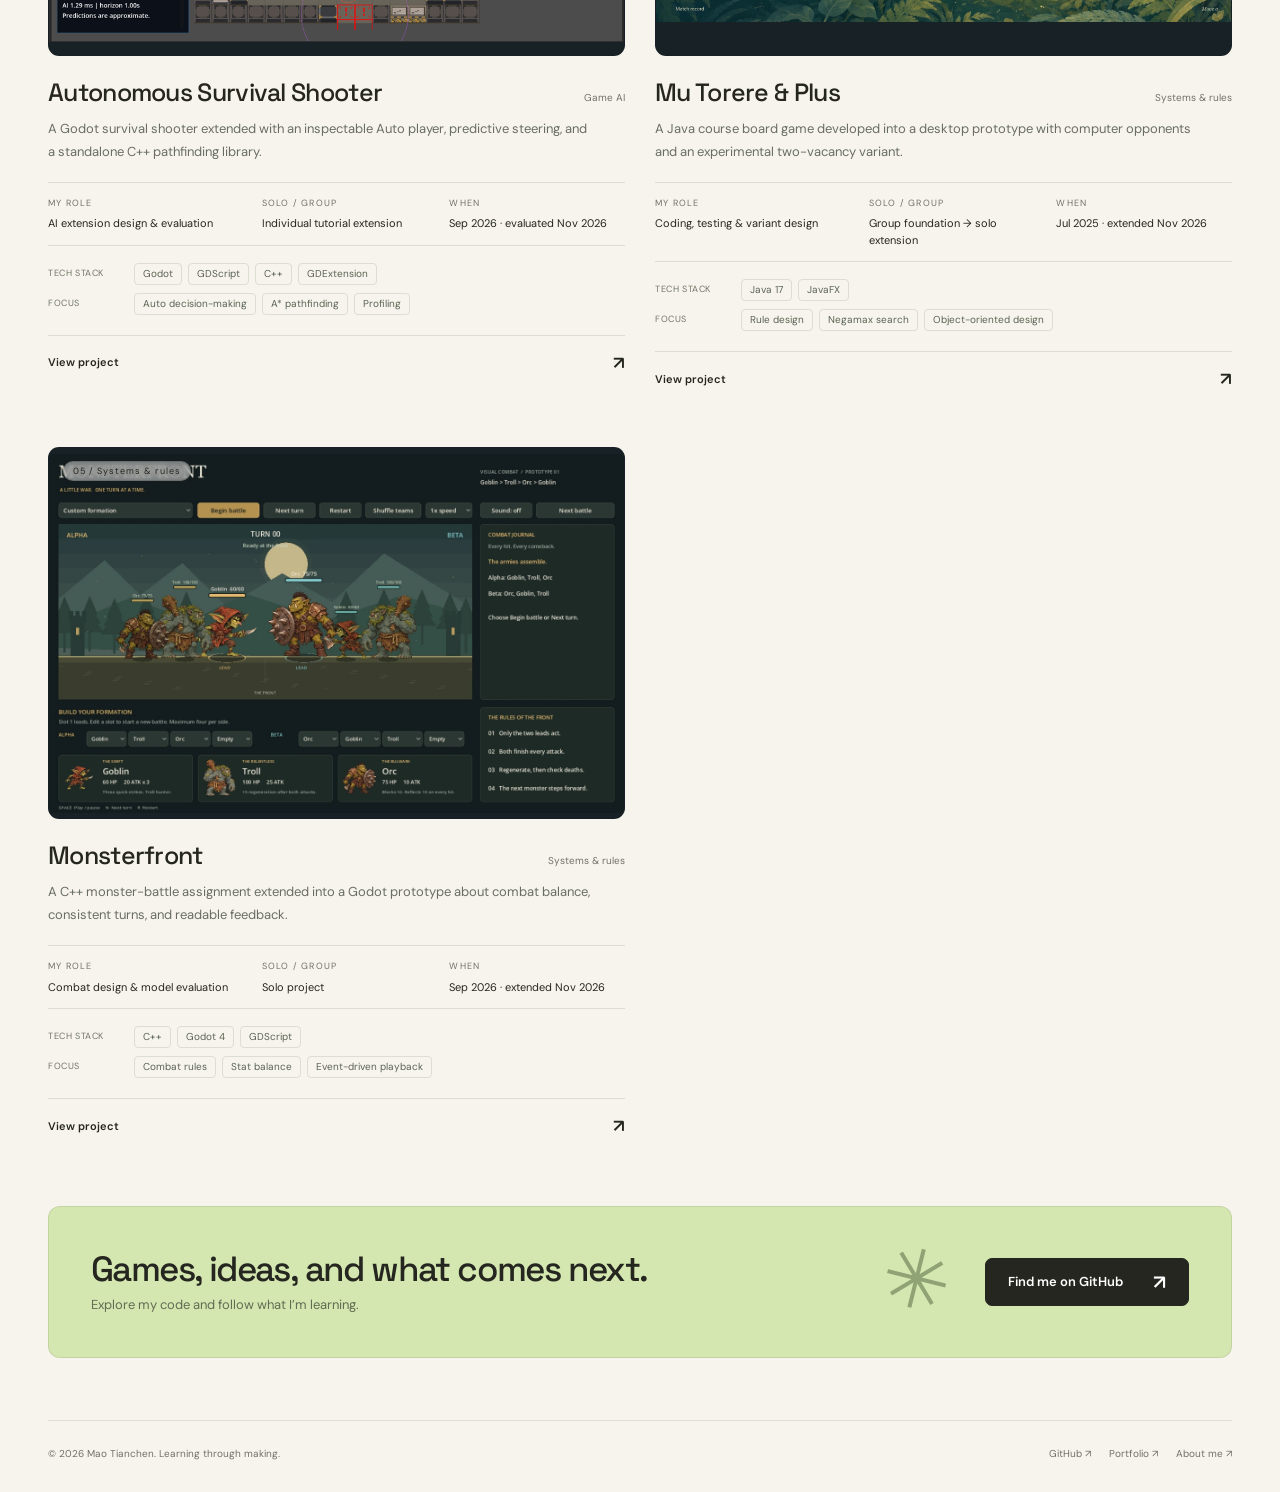
<file: portfolio.html>
<!DOCTYPE html>
<html lang="en">
<head>
  <meta charset="UTF-8">
  <meta name="viewport" content="width=device-width, initial-scale=1">
  <meta name="theme-color" content="#f6f4ec">
  <meta name="description" content="Mao Tianchen’s game engineering portfolio: game AI, Unreal and Godot projects, C++ systems, and rule design.">
  <title>Portfolio — Mao - Portfolio</title>
  <link rel="icon" href="assets/favicon.ico" type="image/x-icon" sizes="16x16 32x32 48x48">
  <link rel="stylesheet" href="assets/style.css">
  <link rel="stylesheet" href="assets/portfolio.css">
  <script src="assets/app.js" defer></script>
</head>
<body data-page="portfolio">
<a class="skip" href="#main">Skip to content</a>
<div class="wrap">
  <header class="header">
    <a class="brand" href="index.html" aria-label="Uluru Mao, home"><img class="brand-mark" src="assets/favicon.ico" alt="" width="34" height="34"><span>Uluru Mao</span></a>
    <nav class="nav" aria-label="Main navigation"><a href="index.html">Home</a><a href="portfolio.html" aria-current="page">Portfolio</a><a href="about.html">About me</a></nav>
    <span class="header-note"><span class="status-dot"></span> A work in play.</span>
  </header>
  <main id="main"><section class="page-intro" aria-labelledby="portfolio-title"><span class="eyebrow">The project collection <span class="dot">✳</span> Ideas, process & play</span><h1 id="portfolio-title">A closer look at <em>play.</em></h1><p>Five projects in game AI, engine programming, and rule design. Explore the decisions behind them, my contribution, and how the systems work.</p><img class="page-doodle" src="assets/doodle.svg" alt="" aria-hidden="true" width="102" height="102"></section><section class="portfolio-bottom" aria-label="Portfolio projects"><div class="filter-row"><div class="filters" role="group" aria-label="Filter projects"><button class="filter" data-filter="all" aria-pressed="true">All work <span aria-hidden="true">↗</span></button><button class="filter" data-filter="Game AI" aria-pressed="false">Game AI</button><button class="filter" data-filter="Game engineering" aria-pressed="false">Game engineering</button><button class="filter" data-filter="Systems &amp; rules" aria-pressed="false">Systems &amp; rules</button></div><span class="filter-count" data-result-count role="status">05 projects</span></div><div class="project-grid portfolio-grid" data-project-grid data-count-label="projects"><article class="project-card" data-category="Game AI">
      <div class="project-image"><img src="assets/projects/snake-cover.webp" alt="Snake Duel opening menu inside a curved CRT-style display" loading="lazy" width="720" height="540"><span class="project-index">01 / Game AI</span><span class="project-go" aria-hidden="true">↗</span></div>
      <div class="project-meta"><h3><a class="project-open" href="snake-duel.html" aria-label="View Snake Duel">Snake Duel</a></h3><span class="project-kind">Game AI</span></div>
      <p class="project-description">A retro Snake arena with four AI personalities, visible decision-making and a C++ search core behind the CRT display.</p>
      <dl class="card-facts"><div><dt>My role</dt><dd>Game systems, AI &amp; visual direction</dd></div><div><dt>Solo / group</dt><dd>Solo project</dd></div><div><dt>When</dt><dd>Oct–Nov 2026</dd></div></dl>
      <div class="card-tags"><div class="project-tag-group"><span class="tag-label">Tech stack</span><div class="tags"><span class="tag">Godot 4.7.2</span><span class="tag">GDScript</span><span class="tag">C++17</span></div></div><div class="project-tag-group"><span class="tag-label">Tools</span><div class="tags"><span class="tag">GDExtension</span><span class="tag">AI inspector</span><span class="tag">Scenario lab</span></div></div><div class="project-tag-group"><span class="tag-label">Focus</span><div class="tags"><span class="tag">Decision-making</span><span class="tag">BFS pathfinding</span><span class="tag">CRT shader</span></div></div></div>
      <span class="project-read" aria-hidden="true">View project <span>↗</span></span>
    </article><article class="project-card" data-category="Game engineering">
      <div class="project-image"><img src="assets/projects/zombiehunter-cover.webp" alt="Firing a weapon in the Quarantine Yard arena in Unreal Engine" loading="lazy" width="720" height="540"><span class="project-index">02 / Game engineering</span><span class="project-go" aria-hidden="true">↗</span></div>
      <div class="project-meta"><h3><a class="project-open" href="zombiehunter.html" aria-label="View ZombieHunter">ZombieHunter</a></h3><span class="project-kind">Game engineering</span></div>
      <p class="project-description">My first Unreal project: a tutorial-based FPS extended through C++ gameplay migration and a new survival arena, Quarantine Yard.</p>
      <dl class="card-facts"><div><dt>My role</dt><dd>Gameplay migration &amp; level design</dd></div><div><dt>Solo / group</dt><dd>Individual tutorial-based project</dd></div><div><dt>When</dt><dd>Oct–Nov 2026</dd></div></dl>
      <div class="card-tags"><div class="project-tag-group"><span class="tag-label">Tech stack</span><div class="tags"><span class="tag">Unreal Engine 5</span><span class="tag">C++</span><span class="tag">Blueprints</span></div></div><div class="project-tag-group"><span class="tag-label">Tools</span><div class="tags"><span class="tag">Unreal Editor</span><span class="tag">Codex</span></div></div><div class="project-tag-group"><span class="tag-label">Focus</span><div class="tags"><span class="tag">OOP architecture</span><span class="tag">Level design</span><span class="tag">StateTree</span></div></div></div>
      <span class="project-read" aria-hidden="true">View project <span>↗</span></span>
    </article><article class="project-card" data-category="Game AI">
      <div class="project-image"><img src="assets/projects/autonomous-shooter-cover.webp" alt="Godot survival arena with Auto-mode inspector, route overlays and spawn exclusion zones" loading="lazy" width="720" height="540"><span class="project-index">03 / Game AI</span><span class="project-go" aria-hidden="true">↗</span></div>
      <div class="project-meta"><h3><a class="project-open" href="autonomous-shooter.html" aria-label="View Autonomous Survival Shooter">Autonomous Survival Shooter</a></h3><span class="project-kind">Game AI</span></div>
      <p class="project-description">A Godot survival shooter extended with an inspectable Auto player, predictive steering, and a standalone C++ pathfinding library.</p>
      <dl class="card-facts"><div><dt>My role</dt><dd>AI extension design &amp; evaluation</dd></div><div><dt>Solo / group</dt><dd>Individual tutorial extension</dd></div><div><dt>When</dt><dd>Sep 2026 · evaluated Nov 2026</dd></div></dl>
      <div class="card-tags"><div class="project-tag-group"><span class="tag-label">Tech stack</span><div class="tags"><span class="tag">Godot</span><span class="tag">GDScript</span><span class="tag">C++</span><span class="tag">GDExtension</span></div></div><div class="project-tag-group"><span class="tag-label">Focus</span><div class="tags"><span class="tag">Auto decision-making</span><span class="tag">A* pathfinding</span><span class="tag">Profiling</span></div></div></div>
      <span class="project-read" aria-hidden="true">View project <span>↗</span></span>
    </article><article class="project-card" data-category="Systems &amp; rules">
      <div class="project-image"><img src="assets/projects/mu-torere-cover.webp" alt="Mu Torere JavaFX board with forest background, pieces and player information" loading="lazy" width="720" height="540"><span class="project-index">04 / Systems &amp; rules</span><span class="project-go" aria-hidden="true">↗</span></div>
      <div class="project-meta"><h3><a class="project-open" href="mu-torere-plus.html" aria-label="View Mu Torere &amp; Plus">Mu Torere &amp; Plus</a></h3><span class="project-kind">Systems &amp; rules</span></div>
      <p class="project-description">A Java course board game developed into a desktop prototype with computer opponents and an experimental two-vacancy variant.</p>
      <dl class="card-facts"><div><dt>My role</dt><dd>Coding, testing &amp; variant design</dd></div><div><dt>Solo / group</dt><dd>Group foundation → solo extension</dd></div><div><dt>When</dt><dd>Jul 2025 · extended Nov 2026</dd></div></dl>
      <div class="card-tags"><div class="project-tag-group"><span class="tag-label">Tech stack</span><div class="tags"><span class="tag">Java 17</span><span class="tag">JavaFX</span></div></div><div class="project-tag-group"><span class="tag-label">Focus</span><div class="tags"><span class="tag">Rule design</span><span class="tag">Negamax search</span><span class="tag">Object-oriented design</span></div></div></div>
      <span class="project-read" aria-hidden="true">View project <span>↗</span></span>
    </article><article class="project-card" data-category="Systems &amp; rules">
      <div class="project-image"><img src="assets/projects/monsterfront-cover.webp" alt="Monsterfront combat screen with two monster teams, health bars and a turn journal" loading="lazy" width="720" height="540"><span class="project-index">05 / Systems &amp; rules</span><span class="project-go" aria-hidden="true">↗</span></div>
      <div class="project-meta"><h3><a class="project-open" href="monsterfront.html" aria-label="View Monsterfront">Monsterfront</a></h3><span class="project-kind">Systems &amp; rules</span></div>
      <p class="project-description">A C++ monster-battle assignment extended into a Godot prototype about combat balance, consistent turns, and readable feedback.</p>
      <dl class="card-facts"><div><dt>My role</dt><dd>Combat design &amp; model evaluation</dd></div><div><dt>Solo / group</dt><dd>Solo project</dd></div><div><dt>When</dt><dd>Sep 2026 · extended Nov 2026</dd></div></dl>
      <div class="card-tags"><div class="project-tag-group"><span class="tag-label">Tech stack</span><div class="tags"><span class="tag">C++</span><span class="tag">Godot 4</span><span class="tag">GDScript</span></div></div><div class="project-tag-group"><span class="tag-label">Focus</span><div class="tags"><span class="tag">Combat rules</span><span class="tag">Stat balance</span><span class="tag">Event-driven playback</span></div></div></div>
      <span class="project-read" aria-hidden="true">View project <span>↗</span></span>
    </article></div></section></main>
  <section class="contact" aria-labelledby="contact-heading">
    <div><h2 id="contact-heading">Games, ideas, and what comes next.</h2><p>Explore my code and follow what I’m learning.</p></div>
    <span class="contact-star" aria-hidden="true">✳</span>
    <a class="button" href="https://github.com/UluruMao" target="_blank" rel="noopener noreferrer">Find me on GitHub <span class="arrow" aria-hidden="true">↗</span></a>
  </section>
  <footer class="footer">
    <span>© <span data-current-year>2026</span> Mao Tianchen. Learning through making.</span>
    <span><a href="https://github.com/UluruMao" target="_blank" rel="noopener noreferrer">GitHub ↗</a><a href="portfolio.html">Portfolio ↗</a><a href="about.html">About me ↗</a></span>
  </footer>
</div>
<dialog id="media-dialog" class="media-dialog" aria-label="Enlarged project image"><button class="dialog-close" data-close aria-label="Close image">×</button><img src="assets/projects/snake-cover.webp" alt="" id="expanded-image"></dialog>
<div class="toast" id="toast" role="status"></div>
</body>
</html>
</file>
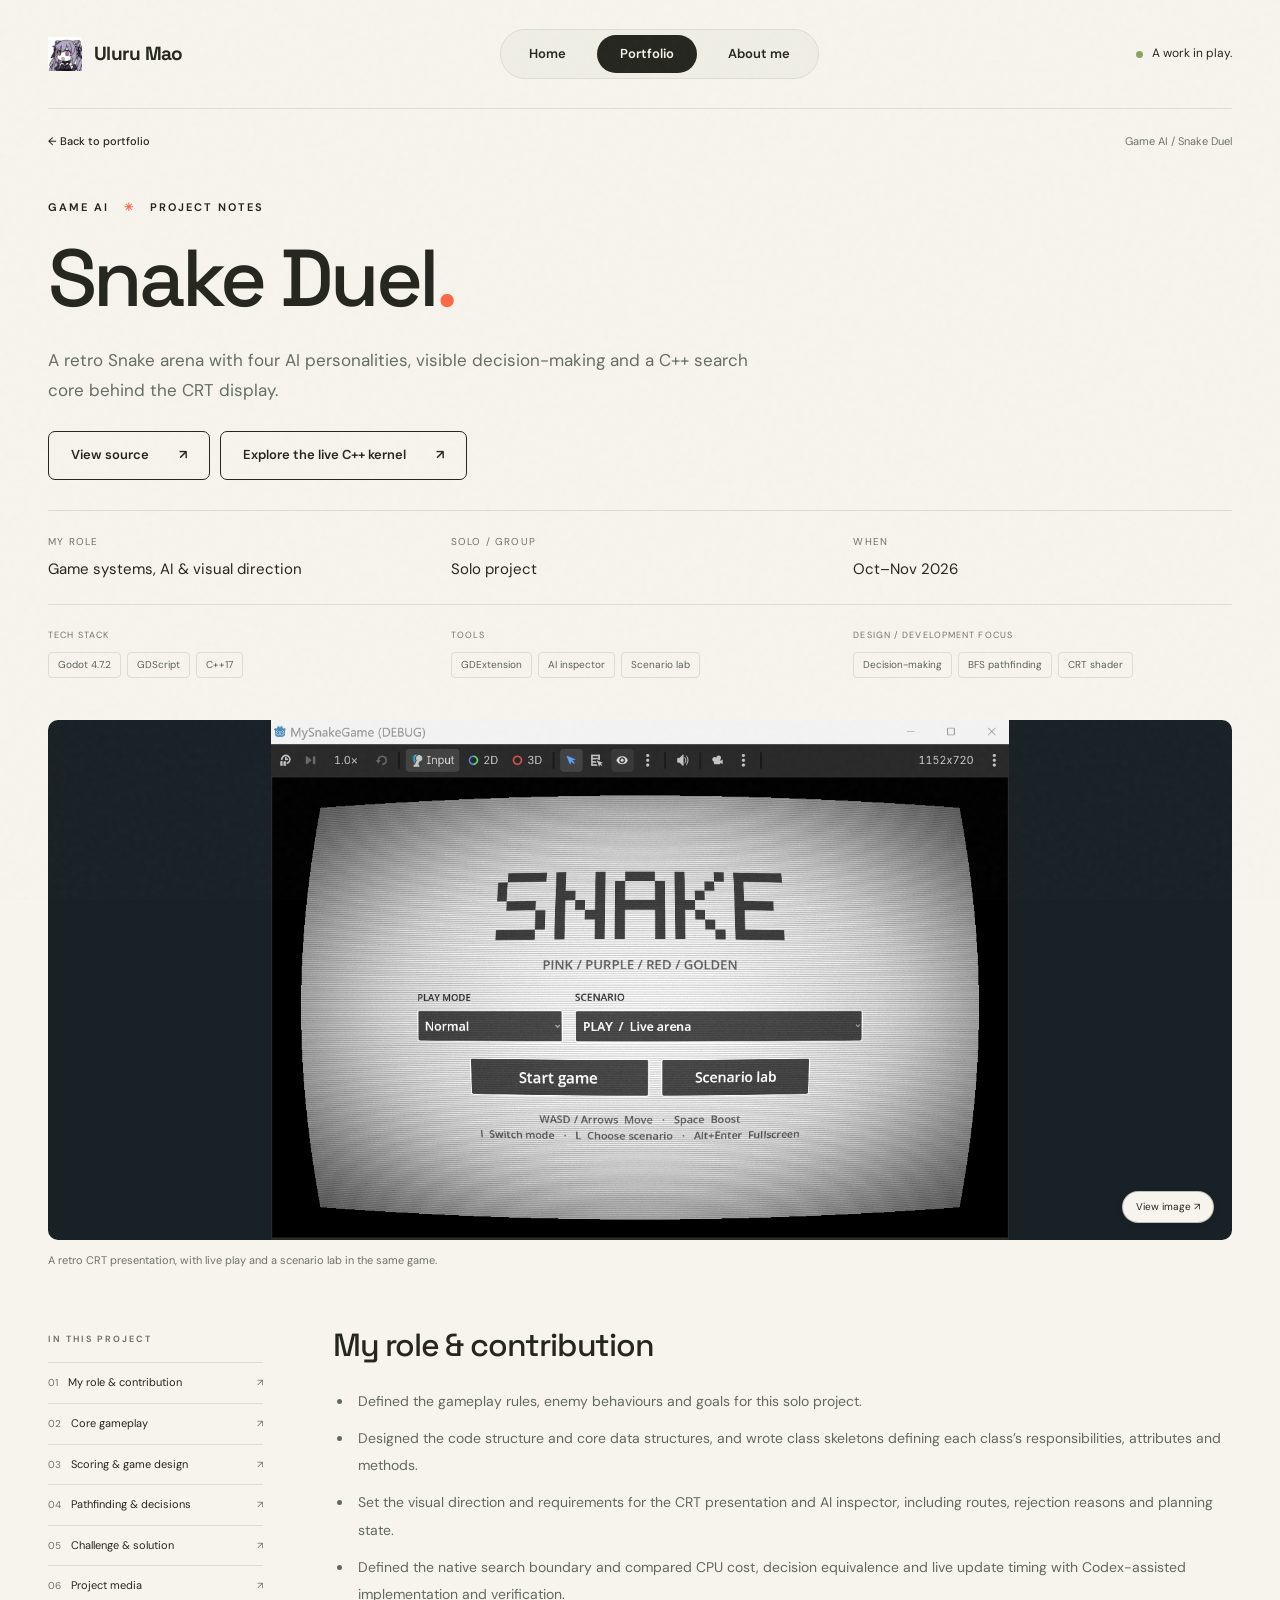
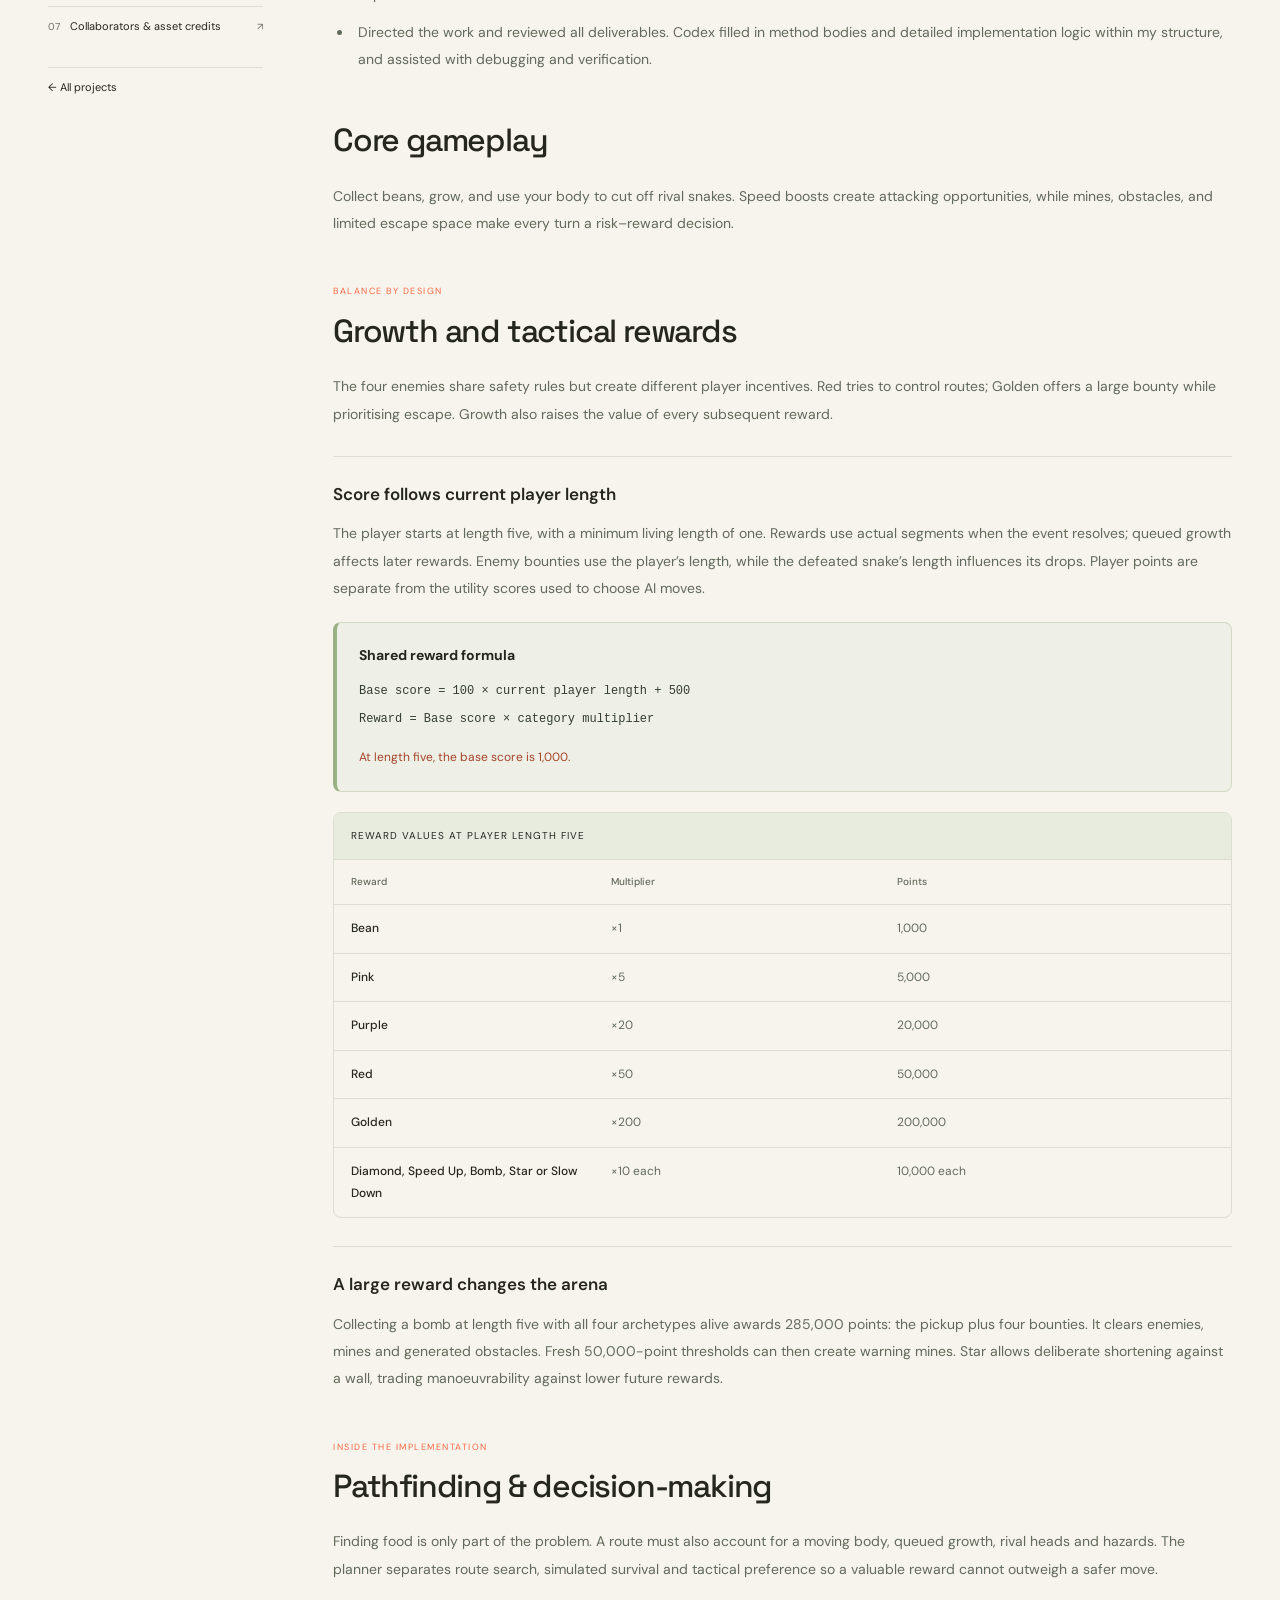
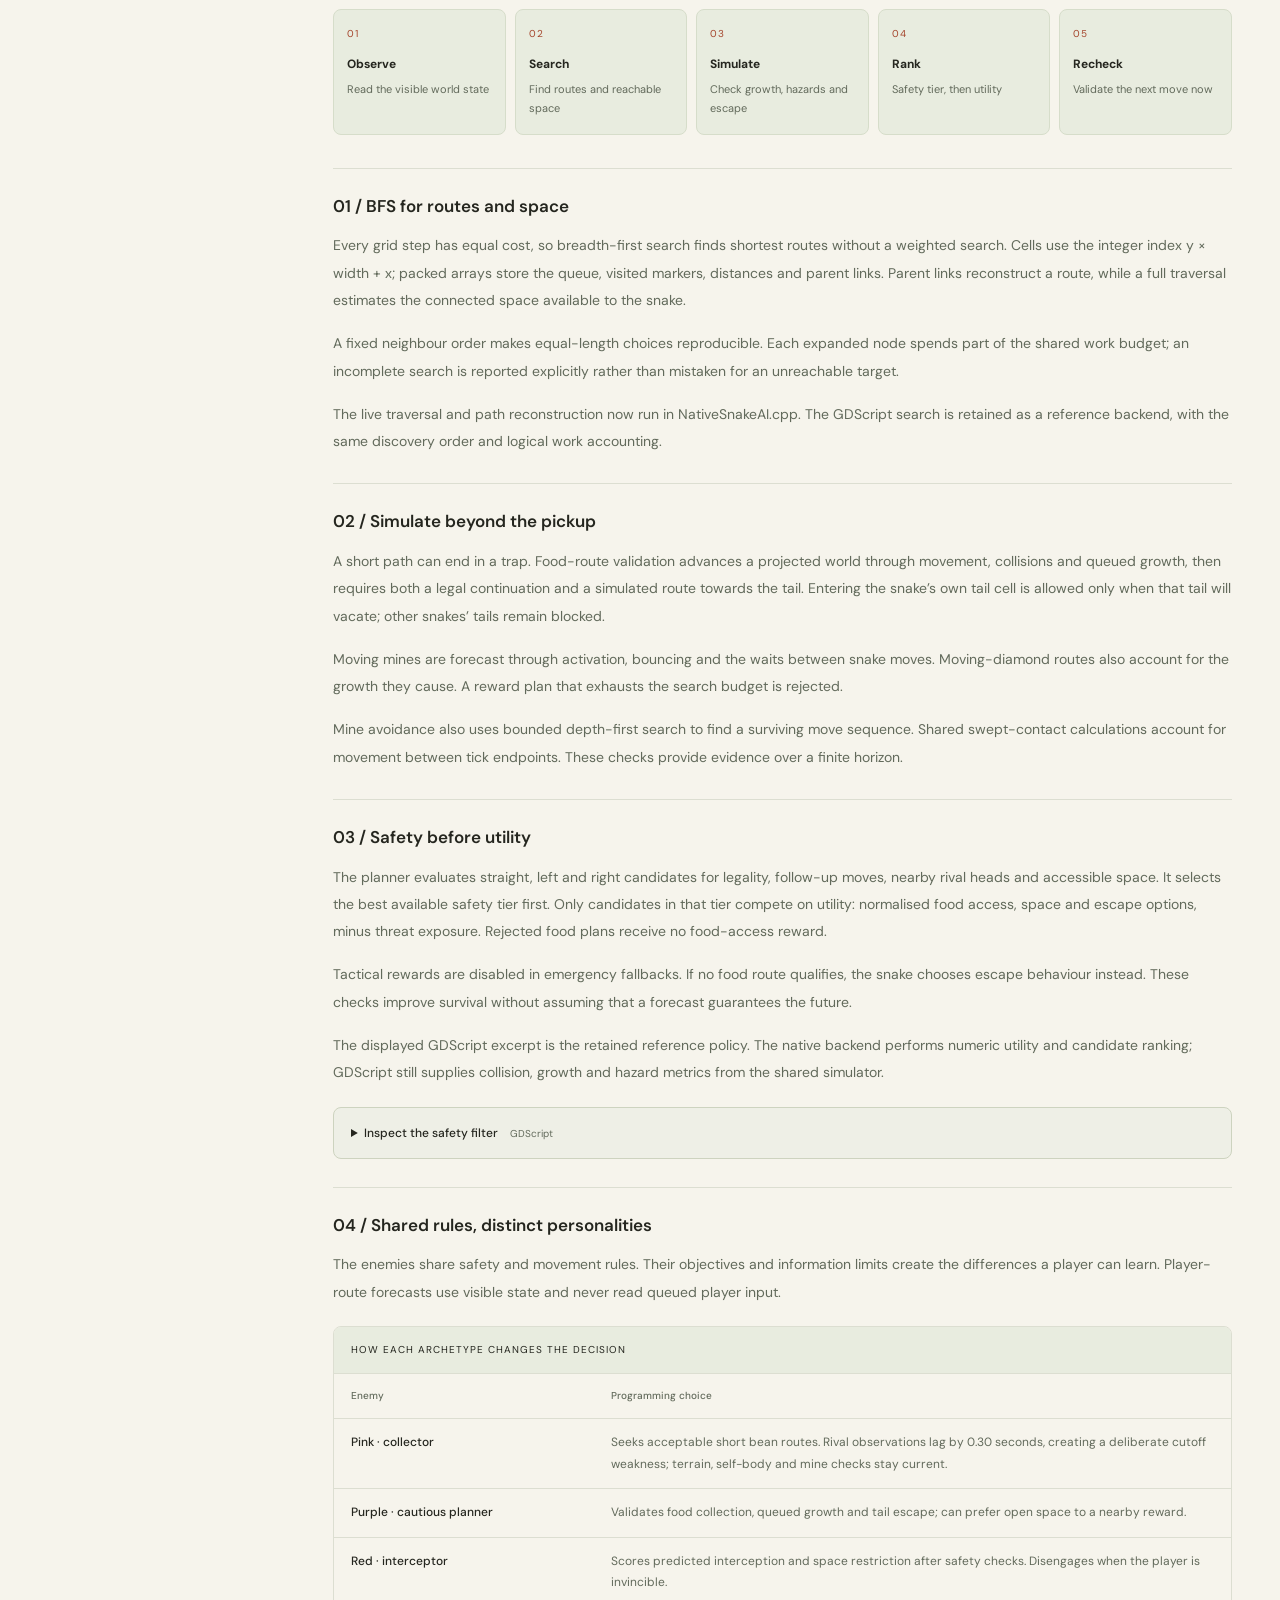
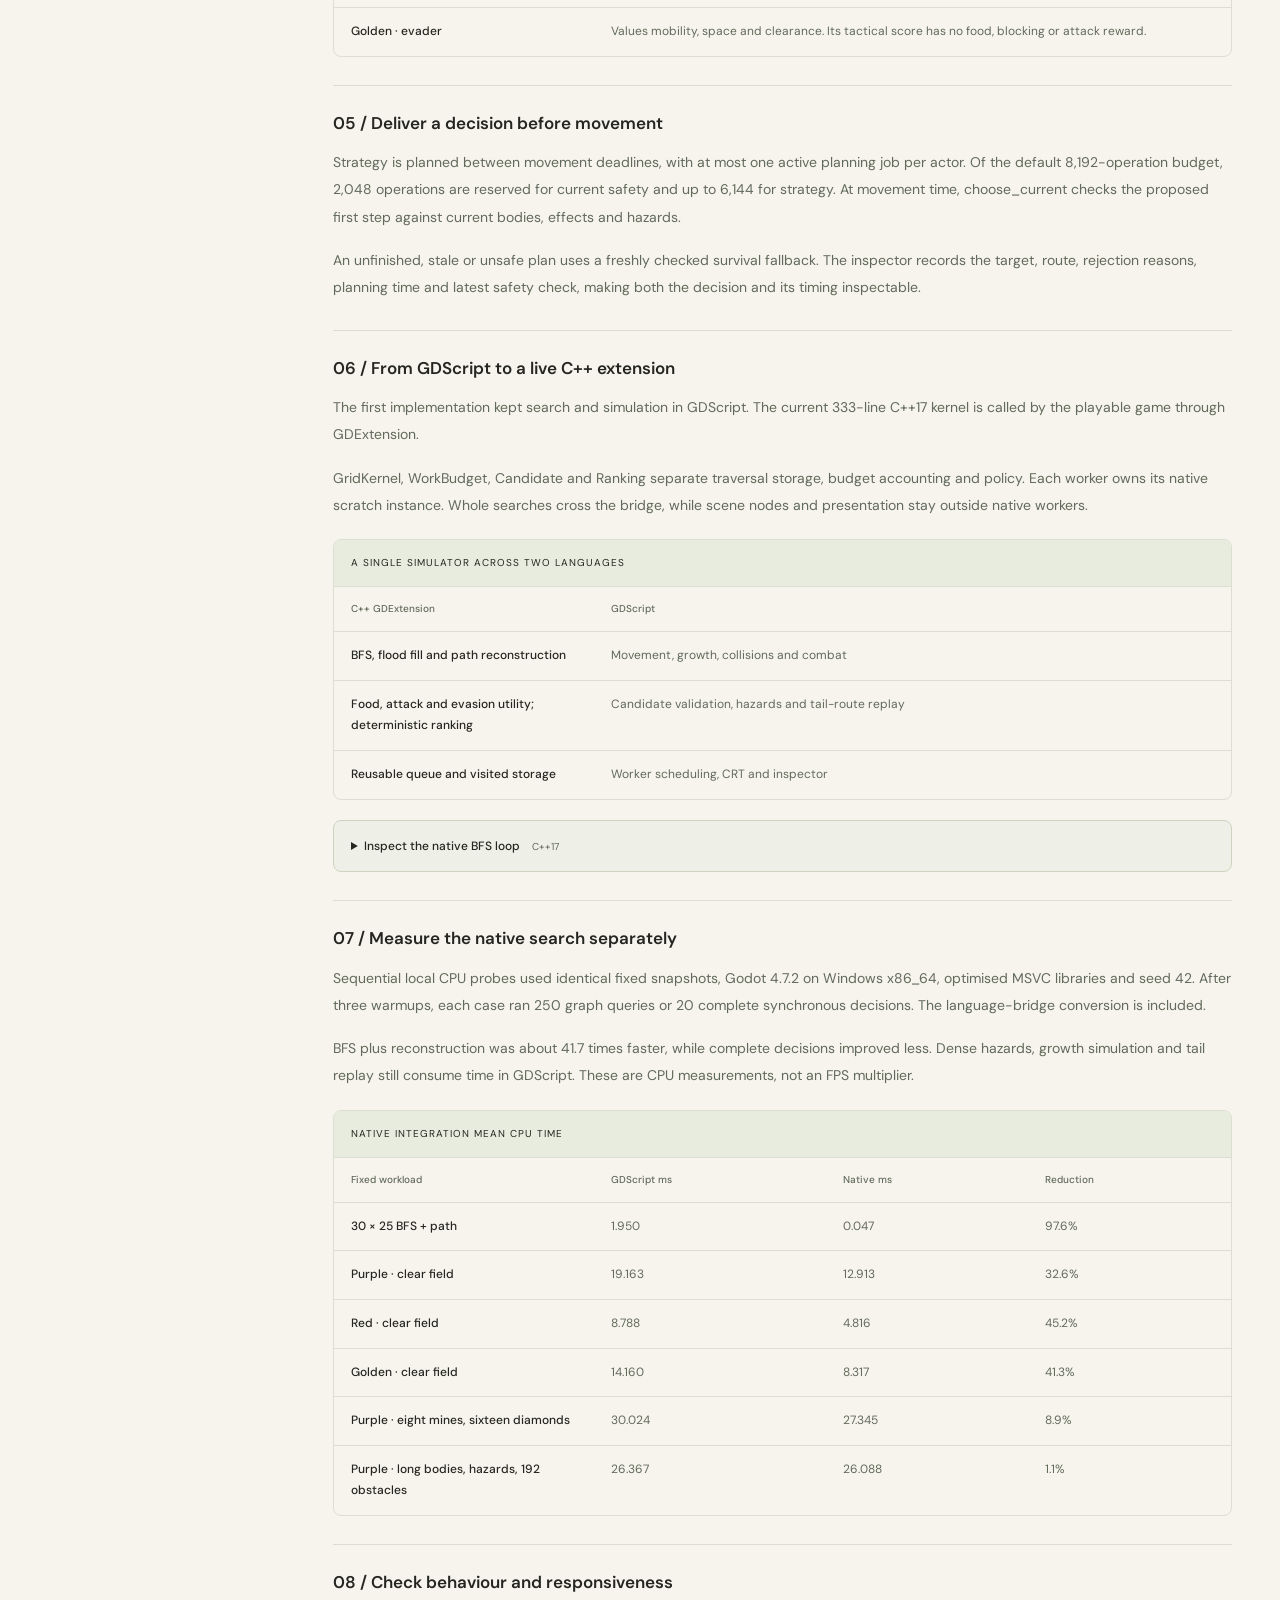
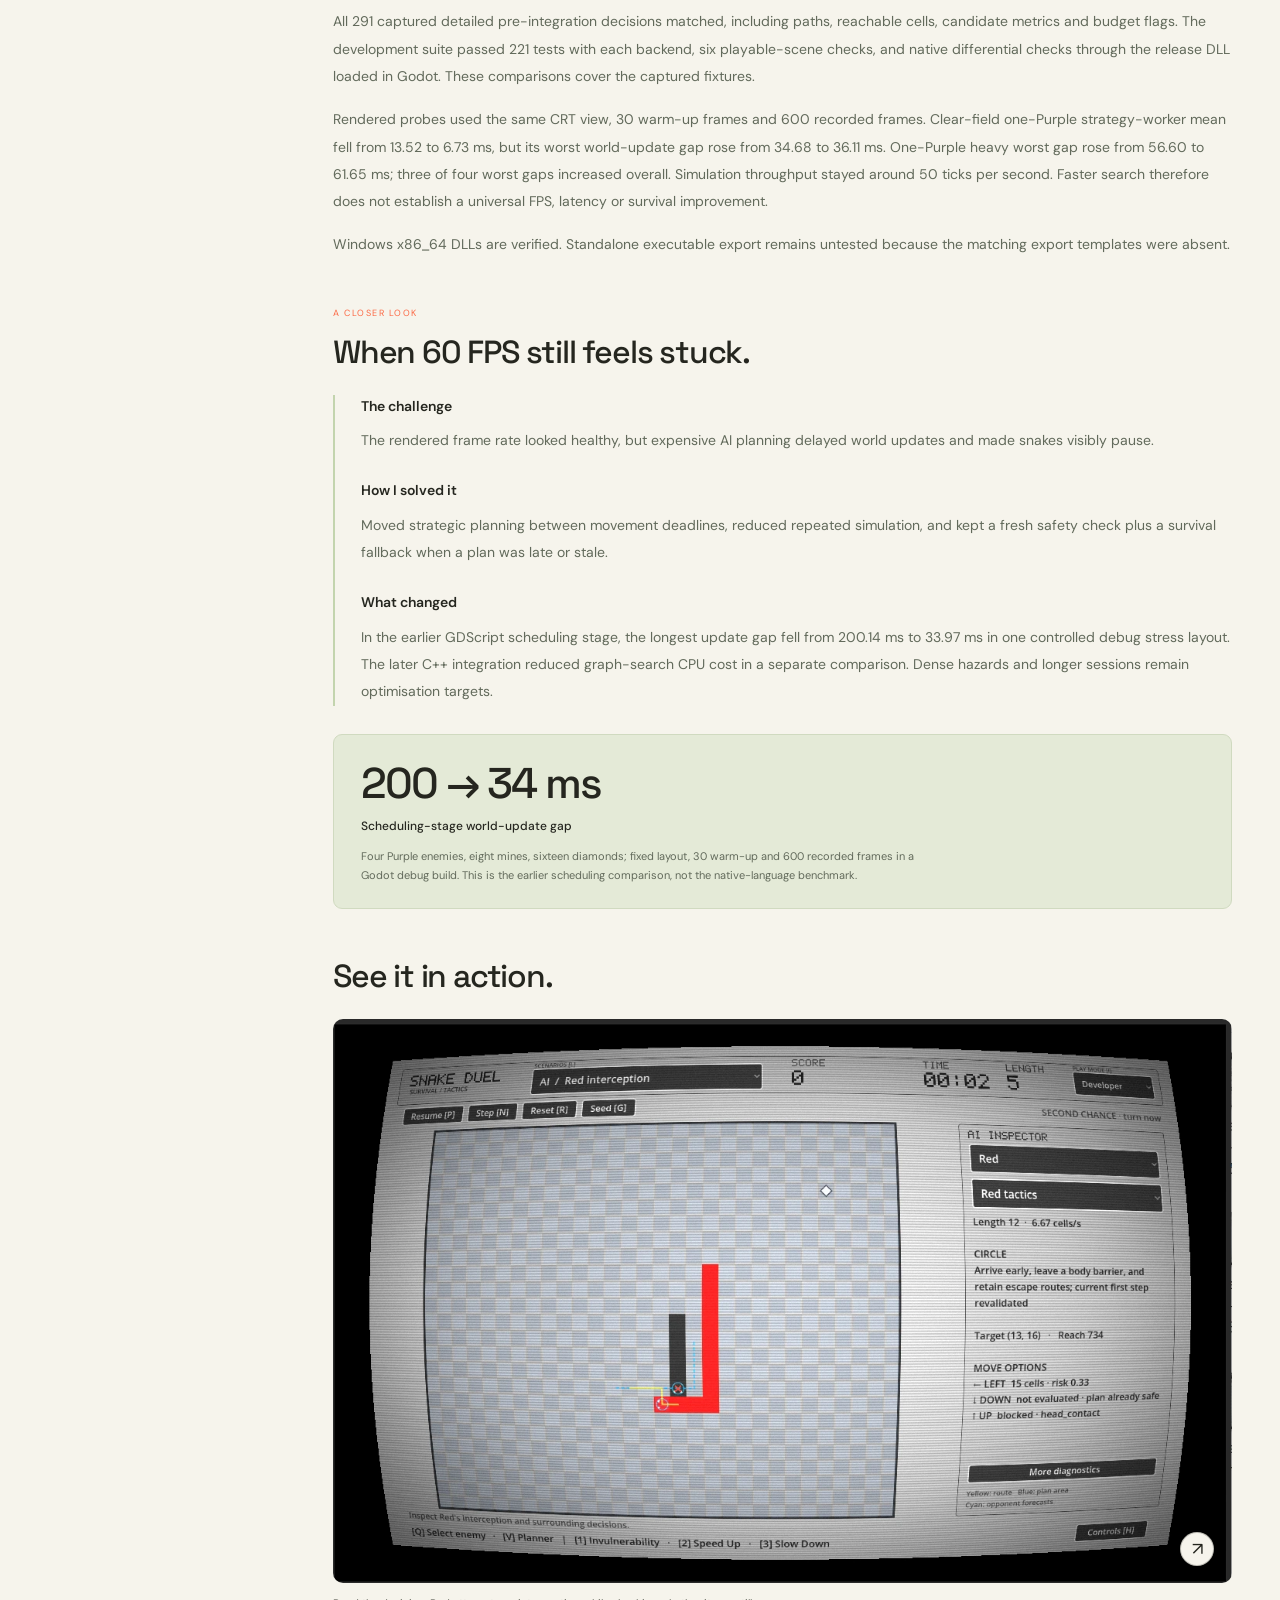
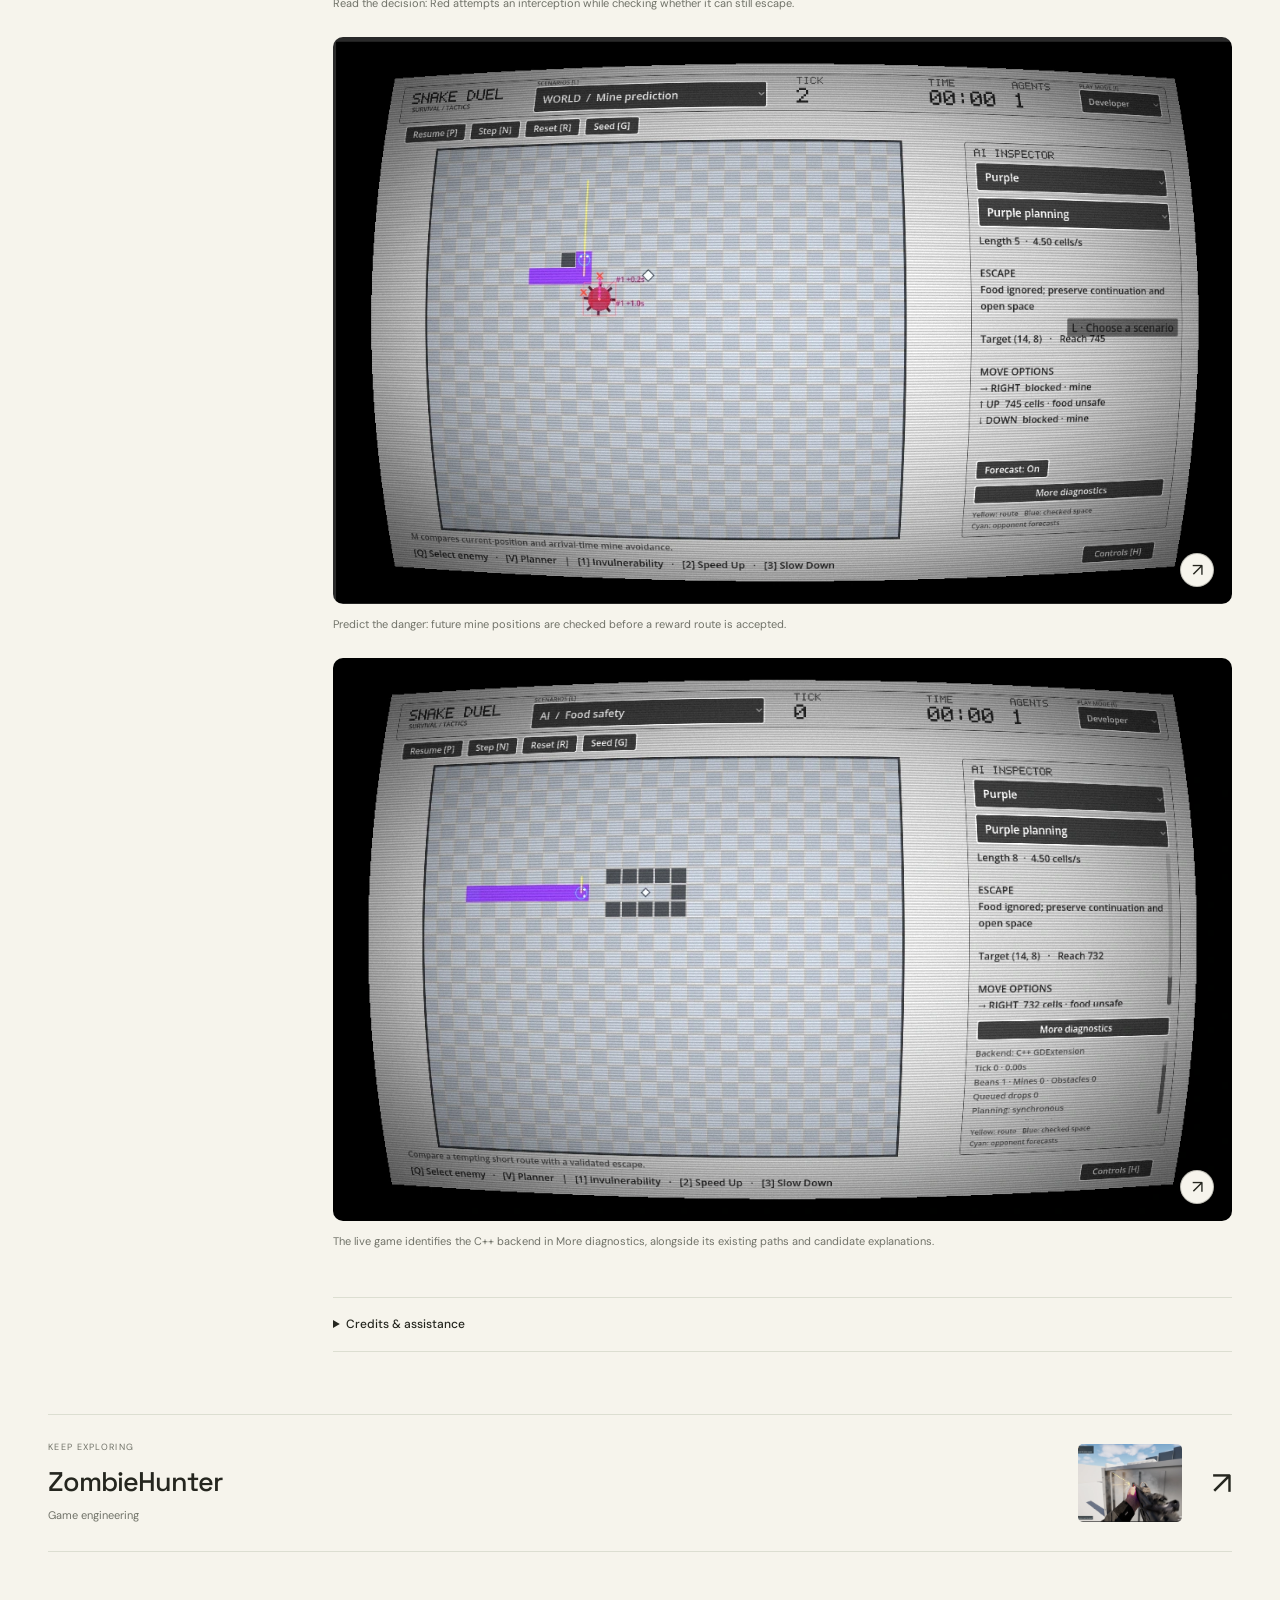
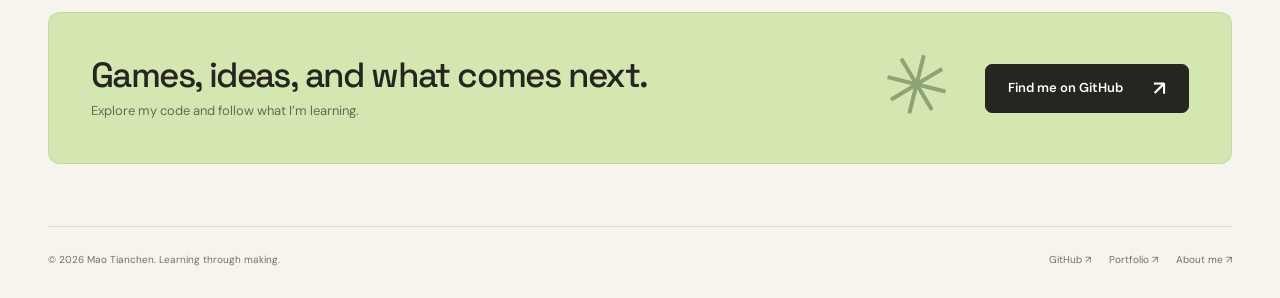
<file: snake-duel.html>
<!DOCTYPE html>
<html lang="en">
<head>
  <meta charset="UTF-8">
  <meta name="viewport" content="width=device-width, initial-scale=1">
  <meta name="theme-color" content="#f6f4ec">
  <meta name="description" content="A retro Snake arena with four AI personalities, visible decision-making and a C++ search core behind the CRT display.">
  <title>Snake Duel — Mao - Portfolio</title>
  <link rel="icon" href="assets/favicon.ico" type="image/x-icon" sizes="16x16 32x32 48x48">
  <link rel="stylesheet" href="assets/style.css">
  <link rel="stylesheet" href="assets/portfolio.css">
  <script src="assets/app.js" defer></script>
</head>
<body data-page="project">
<a class="skip" href="#main">Skip to content</a>
<div class="wrap">
  <header class="header">
    <a class="brand" href="index.html" aria-label="Uluru Mao, home"><img class="brand-mark" src="assets/favicon.ico" alt="" width="34" height="34"><span>Uluru Mao</span></a>
    <nav class="nav" aria-label="Main navigation"><a href="index.html">Home</a><a href="portfolio.html" aria-current="location">Portfolio</a><a href="about.html">About me</a></nav>
    <span class="header-note"><span class="status-dot"></span> A work in play.</span>
  </header>
  <main id="main">
    <div class="case-breadcrumb"><a href="portfolio.html">← Back to portfolio</a><span>Game AI / Snake Duel</span></div>
    <section class="case-intro" aria-labelledby="case-title"><div class="case-title-row"><span class="eyebrow">Game AI <span class="dot">✳</span> Project notes</span></div><h1 id="case-title">Snake Duel<span>.</span></h1><p class="case-summary">A retro Snake arena with four AI personalities, visible decision-making and a C++ search core behind the CRT display.</p><div class="case-links"><a class="button secondary" href="https://github.com/UluruMao/godot-snake-duel" target="_blank" rel="noopener noreferrer">View source <span aria-hidden="true">↗</span><span class="visually-hidden"> (opens in a new tab)</span></a><a class="button secondary" href="https://github.com/UluruMao/godot-snake-duel/blob/main/native/src/NativeSnakeAI.cpp" target="_blank" rel="noopener noreferrer">Explore the live C++ kernel <span aria-hidden="true">↗</span><span class="visually-hidden"> (opens in a new tab)</span></a></div></section>
    <dl class="case-facts"><div><dt>My role</dt><dd>Game systems, AI &amp; visual direction</dd></div><div><dt>Solo / group</dt><dd>Solo project</dd></div><div><dt>When</dt><dd>Oct–Nov 2026</dd></div></dl>
    <div class="case-tags"><div class="project-tag-group"><span class="tag-label">Tech stack</span><div class="tags"><span class="tag">Godot 4.7.2</span><span class="tag">GDScript</span><span class="tag">C++17</span></div></div><div class="project-tag-group"><span class="tag-label">Tools</span><div class="tags"><span class="tag">GDExtension</span><span class="tag">AI inspector</span><span class="tag">Scenario lab</span></div></div><div class="project-tag-group"><span class="tag-label">Design / development focus</span><div class="tags"><span class="tag">Decision-making</span><span class="tag">BFS pathfinding</span><span class="tag">CRT shader</span></div></div></div>
    <figure class="case-cover"><button class="media-open" data-lightbox="assets/projects/snake-cover.webp" data-alt="Snake Duel opening menu inside a curved CRT-style display" aria-label="Enlarge cover artwork"><img src="assets/projects/snake-cover.webp" alt="Snake Duel opening menu inside a curved CRT-style display" width="720" height="540"><span class="media-expand" aria-hidden="true">View image ↗</span></button><figcaption>A retro CRT presentation, with live play and a scenario lab in the same game.</figcaption></figure>
    <div class="case-layout"><aside class="case-sidebar" aria-label="Project sections"><span class="eyebrow">In this project</span><a href="#my-role">01<span>My role &amp; contribution</span><span aria-hidden="true">↗</span></a><a href="#gameplay">02<span>Core gameplay</span><span aria-hidden="true">↗</span></a><a href="#game-design">03<span>Scoring &amp; game design</span><span aria-hidden="true">↗</span></a><a href="#development">04<span>Pathfinding &amp; decisions</span><span aria-hidden="true">↗</span></a><a href="#challenge">05<span>Challenge &amp; solution</span><span aria-hidden="true">↗</span></a><a href="#project-media">06<span>Project media</span><span aria-hidden="true">↗</span></a><a href="#credits">07<span>Collaborators &amp; asset credits</span><span aria-hidden="true">↗</span></a><a class="case-back" href="portfolio.html">← All projects</a></aside><div class="case-content"><section class="case-section" id="my-role"><h2>My role &amp; contribution</h2><ul class="case-list"><li>Defined the gameplay rules, enemy behaviours and goals for this solo project.</li><li>Designed the code structure and core data structures, and wrote class skeletons defining each class’s responsibilities, attributes and methods.</li><li>Set the visual direction and requirements for the CRT presentation and AI inspector, including routes, rejection reasons and planning state.</li><li>Defined the native search boundary and compared CPU cost, decision equivalence and live update timing with Codex-assisted implementation and verification.</li><li>Directed the work and reviewed all deliverables. Codex filled in method bodies and detailed implementation logic within my structure, and assisted with debugging and verification.</li></ul></section><section class="case-section" id="gameplay"><h2>Core gameplay</h2><p>Collect beans, grow, and use your body to cut off rival snakes. Speed boosts create attacking opportunities, while mines, obstacles, and limited escape space make every turn a risk–reward decision.</p></section><section class="case-section balance-section" id="game-design"><span class="case-section-kicker">Balance by design</span><h2>Growth and tactical rewards</h2><p>The four enemies share safety rules but create different player incentives. Red tries to control routes; Golden offers a large bounty while prioritising escape. Growth also raises the value of every subsequent reward.</p><div class="programming-topic"><h3>Score follows current player length</h3><p>The player starts at length five, with a minimum living length of one. Rewards use actual segments when the event resolves; queued growth affects later rewards. Enemy bounties use the player’s length, while the defeated snake’s length influences its drops. Player points are separate from the utility scores used to choose AI moves.</p><div class="balance-equations"><article><h4>Shared reward formula</h4><p class="formula-line">Base score = 100 × current player length + 500</p><p class="formula-line">Reward = Base score × category multiplier</p><p class="formula-result">At length five, the base score is 1,000.</p></article></div><div class="programming-table" role="region" aria-label="Reward values at player length five" tabindex="0"><table><caption>Reward values at player length five</caption><thead><tr><th scope="col">Reward</th><th scope="col">Multiplier</th><th scope="col">Points</th></tr></thead><tbody><tr><th scope="row">Bean</th><td>×1</td><td>1,000</td></tr><tr><th scope="row">Pink</th><td>×5</td><td>5,000</td></tr><tr><th scope="row">Purple</th><td>×20</td><td>20,000</td></tr><tr><th scope="row">Red</th><td>×50</td><td>50,000</td></tr><tr><th scope="row">Golden</th><td>×200</td><td>200,000</td></tr><tr><th scope="row">Diamond, Speed Up, Bomb, Star or Slow Down</th><td>×10 each</td><td>10,000 each</td></tr></tbody></table></div></div><div class="programming-topic"><h3>A large reward changes the arena</h3><p>Collecting a bomb at length five with all four archetypes alive awards 285,000 points: the pickup plus four bounties. It clears enemies, mines and generated obstacles. Fresh 50,000-point thresholds can then create warning mines. Star allows deliberate shortening against a wall, trading manoeuvrability against lower future rewards.</p></div></section><section class="case-section programming-section" id="development"><span class="case-section-kicker">Inside the implementation</span><h2>Pathfinding &amp; decision-making</h2><p>Finding food is only part of the problem. A route must also account for a moving body, queued growth, rival heads and hazards. The planner separates route search, simulated survival and tactical preference so a valuable reward cannot outweigh a safer move.</p><ol class="programming-flow" aria-label="How a Snake Duel decision is made"><li><strong>Observe</strong><span>Read the visible world state</span></li><li><strong>Search</strong><span>Find routes and reachable space</span></li><li><strong>Simulate</strong><span>Check growth, hazards and escape</span></li><li><strong>Rank</strong><span>Safety tier, then utility</span></li><li><strong>Recheck</strong><span>Validate the next move now</span></li></ol><div class="programming-topic"><h3>01 / BFS for routes and space</h3><p>Every grid step has equal cost, so breadth-first search finds shortest routes without a weighted search. Cells use the integer index y × width + x; packed arrays store the queue, visited markers, distances and parent links. Parent links reconstruct a route, while a full traversal estimates the connected space available to the snake.</p><p>A fixed neighbour order makes equal-length choices reproducible. Each expanded node spends part of the shared work budget; an incomplete search is reported explicitly rather than mistaken for an unreachable target.</p><p>The live traversal and path reconstruction now run in NativeSnakeAI.cpp. The GDScript search is retained as a reference backend, with the same discovery order and logical work accounting.</p></div><div class="programming-topic"><h3>02 / Simulate beyond the pickup</h3><p>A short path can end in a trap. Food-route validation advances a projected world through movement, collisions and queued growth, then requires both a legal continuation and a simulated route towards the tail. Entering the snake’s own tail cell is allowed only when that tail will vacate; other snakes’ tails remain blocked.</p><p>Moving mines are forecast through activation, bouncing and the waits between snake moves. Moving-diamond routes also account for the growth they cause. A reward plan that exhausts the search budget is rejected.</p><p>Mine avoidance also uses bounded depth-first search to find a surviving move sequence. Shared swept-contact calculations account for movement between tick endpoints. These checks provide evidence over a finite horizon.</p></div><div class="programming-topic"><h3>03 / Safety before utility</h3><p>The planner evaluates straight, left and right candidates for legality, follow-up moves, nearby rival heads and accessible space. It selects the best available safety tier first. Only candidates in that tier compete on utility: normalised food access, space and escape options, minus threat exposure. Rejected food plans receive no food-access reward.</p><p>Tactical rewards are disabled in emergency fallbacks. If no food route qualifies, the snake chooses escape behaviour instead. These checks improve survival without assuming that a forecast guarantees the future.</p><p>The displayed GDScript excerpt is the retained reference policy. The native backend performs numeric utility and candidate ranking; GDScript still supplies collision, growth and hazard metrics from the shared simulator.</p><details class="source-excerpt"><summary>Inspect the safety filter<span>GDScript</span></summary><p class="source-reference">Annotated source excerpt: scripts/ai/snake_ai.gd · _tactical_choice().</p><pre tabindex="0" aria-label="Inspect the safety filter"><code>var best: Dictionary = {}
for c in d.candidates:
<span class="code-comment">    # Compare only legal moves in the best available safety tier.</span>
    if not c.legal or c.tier != best_tier:
        continue

<span class="code-comment">    # An emergency or incomplete search must not earn attack rewards.</span>
    if (best_tier &lt; 2 or c.scan.is_empty()
            or not c.scan.complete or search.exhausted):
<span class="code-comment">        # false selects the shared survival comparison, not tactics.</span>
        if best.is_empty() or _better(c, best, false, p):
            best = c
<span class="code-comment">        # Skip the tactical-scoring branch for this candidate.</span>
        continue</code></pre></details></div><div class="programming-topic"><h3>04 / Shared rules, distinct personalities</h3><p>The enemies share safety and movement rules. Their objectives and information limits create the differences a player can learn. Player-route forecasts use visible state and never read queued player input.</p><div class="programming-table" role="region" aria-label="How each archetype changes the decision" tabindex="0"><table><caption>How each archetype changes the decision</caption><thead><tr><th scope="col">Enemy</th><th scope="col">Programming choice</th></tr></thead><tbody><tr><th scope="row">Pink · collector</th><td>Seeks acceptable short bean routes. Rival observations lag by 0.30 seconds, creating a deliberate cutoff weakness; terrain, self-body and mine checks stay current.</td></tr><tr><th scope="row">Purple · cautious planner</th><td>Validates food collection, queued growth and tail escape; can prefer open space to a nearby reward.</td></tr><tr><th scope="row">Red · interceptor</th><td>Scores predicted interception and space restriction after safety checks. Disengages when the player is invincible.</td></tr><tr><th scope="row">Golden · evader</th><td>Values mobility, space and clearance. Its tactical score has no food, blocking or attack reward.</td></tr></tbody></table></div></div><div class="programming-topic"><h3>05 / Deliver a decision before movement</h3><p>Strategy is planned between movement deadlines, with at most one active planning job per actor. Of the default 8,192-operation budget, 2,048 operations are reserved for current safety and up to 6,144 for strategy. At movement time, choose_current checks the proposed first step against current bodies, effects and hazards.</p><p>An unfinished, stale or unsafe plan uses a freshly checked survival fallback. The inspector records the target, route, rejection reasons, planning time and latest safety check, making both the decision and its timing inspectable.</p></div><div class="programming-topic"><h3>06 / From GDScript to a live C++ extension</h3><p>The first implementation kept search and simulation in GDScript. The current 333-line C++17 kernel is called by the playable game through GDExtension.</p><p>GridKernel, WorkBudget, Candidate and Ranking separate traversal storage, budget accounting and policy. Each worker owns its native scratch instance. Whole searches cross the bridge, while scene nodes and presentation stay outside native workers.</p><div class="programming-table" role="region" aria-label="A single simulator across two languages" tabindex="0"><table><caption>A single simulator across two languages</caption><thead><tr><th scope="col">C++ GDExtension</th><th scope="col">GDScript</th></tr></thead><tbody><tr><th scope="row">BFS, flood fill and path reconstruction</th><td>Movement, growth, collisions and combat</td></tr><tr><th scope="row">Food, attack and evasion utility; deterministic ranking</th><td>Candidate validation, hazards and tail-route replay</td></tr><tr><th scope="row">Reusable queue and visited storage</th><td>Worker scheduling, CRT and inspector</td></tr></tbody></table></div><details class="source-excerpt"><summary>Inspect the native BFS loop<span>C++17</span></summary><p class="source-reference">Live source: native/src/NativeSnakeAI.cpp · GridKernel::scan · expansion loop after initialisation.</p><pre tabindex="0" aria-label="Inspect the native BFS loop"><code>int tail = 1, cursor = 0;
WorkBudget budget(remaining);
bool complete = true;
while (cursor &lt; tail) {
<span class="code-comment">    // A failed attempt, rather than merely reaching the cap, truncates.</span>
    if (!budget.spend()) { complete = false; break; }
    const int current = queue_[cursor++];
    const Cell from = cell(current);
    if (from == Cell{goal.x, goal.y}) break;
    for (const Cell d : directions) {
        const Cell next = from + d;
        if (!contains(next)) continue;
        const int to = index(next);
        if (blocked_[to] || seen_[to] == generation_) continue;
        seen_[to] = generation_;
        parents.set(to, current);
        distances.set(to, distances[current] + 1);
        queue_[tail++] = to;
    }
}</code></pre></details></div><div class="programming-topic"><h3>07 / Measure the native search separately</h3><p>Sequential local CPU probes used identical fixed snapshots, Godot 4.7.2 on Windows x86_64, optimised MSVC libraries and seed 42. After three warmups, each case ran 250 graph queries or 20 complete synchronous decisions. The language-bridge conversion is included.</p><p>BFS plus reconstruction was about 41.7 times faster, while complete decisions improved less. Dense hazards, growth simulation and tail replay still consume time in GDScript. These are CPU measurements, not an FPS multiplier.</p><div class="programming-table" role="region" aria-label="Native integration mean CPU time" tabindex="0"><table><caption>Native integration mean CPU time</caption><thead><tr><th scope="col">Fixed workload</th><th scope="col">GDScript ms</th><th scope="col">Native ms</th><th scope="col">Reduction</th></tr></thead><tbody><tr><th scope="row">30 × 25 BFS + path</th><td>1.950</td><td>0.047</td><td>97.6%</td></tr><tr><th scope="row">Purple · clear field</th><td>19.163</td><td>12.913</td><td>32.6%</td></tr><tr><th scope="row">Red · clear field</th><td>8.788</td><td>4.816</td><td>45.2%</td></tr><tr><th scope="row">Golden · clear field</th><td>14.160</td><td>8.317</td><td>41.3%</td></tr><tr><th scope="row">Purple · eight mines, sixteen diamonds</th><td>30.024</td><td>27.345</td><td>8.9%</td></tr><tr><th scope="row">Purple · long bodies, hazards, 192 obstacles</th><td>26.367</td><td>26.088</td><td>1.1%</td></tr></tbody></table></div></div><div class="programming-topic"><h3>08 / Check behaviour and responsiveness</h3><p>All 291 captured detailed pre-integration decisions matched, including paths, reachable cells, candidate metrics and budget flags. The development suite passed 221 tests with each backend, six playable-scene checks, and native differential checks through the release DLL loaded in Godot. These comparisons cover the captured fixtures.</p><p>Rendered probes used the same CRT view, 30 warm-up frames and 600 recorded frames. Clear-field one-Purple strategy-worker mean fell from 13.52 to 6.73 ms, but its worst world-update gap rose from 34.68 to 36.11 ms. One-Purple heavy worst gap rose from 56.60 to 61.65 ms; three of four worst gaps increased overall. Simulation throughput stayed around 50 ticks per second. Faster search therefore does not establish a universal FPS, latency or survival improvement.</p><p>Windows x86_64 DLLs are verified. Standalone executable export remains untested because the matching export templates were absent.</p></div></section><section class="case-section" id="challenge"><span class="case-section-kicker">A closer look</span><h2>When 60 FPS still feels stuck.</h2><div class="challenge-story"><div class="challenge-step"><h3>The challenge</h3><p>The rendered frame rate looked healthy, but expensive AI planning delayed world updates and made snakes visibly pause.</p></div><div class="challenge-step"><h3>How I solved it</h3><p>Moved strategic planning between movement deadlines, reduced repeated simulation, and kept a fresh safety check plus a survival fallback when a plan was late or stale.</p></div><div class="challenge-step"><h3>What changed</h3><p>In the earlier GDScript scheduling stage, the longest update gap fell from 200.14 ms to 33.97 ms in one controlled debug stress layout. The later C++ integration reduced graph-search CPU cost in a separate comparison. Dense hazards and longer sessions remain optimisation targets.</p></div></div><div class="measured-result"><strong>200 → 34 ms</strong><span>Scheduling-stage world-update gap</span><p>Four Purple enemies, eight mines, sixteen diamonds; fixed layout, 30 warm-up and 600 recorded frames in a Godot debug build. This is the earlier scheduling comparison, not the native-language benchmark.</p></div></section><section class="case-section" id="project-media"><h2>See it in action.</h2><div class="case-media"><figure><button class="media-open" data-lightbox="assets/projects/snake-interception.webp" data-alt="Red snake interception route, player-route forecasts and candidate rejections in the AI inspector" aria-label="Enlarge Red snake interception route, player-route forecasts and candidate rejections in the AI inspector"><img src="assets/projects/snake-interception.webp" alt="Red snake interception route, player-route forecasts and candidate rejections in the AI inspector" loading="lazy"><span class="media-expand" aria-hidden="true">↗</span></button><figcaption>Read the decision: Red attempts an interception while checking whether it can still escape.</figcaption></figure><figure><button class="media-open" data-lightbox="assets/projects/snake-hazards.webp" data-alt="Mine forecasts and rejected movement options displayed beside the Snake Duel board" aria-label="Enlarge Mine forecasts and rejected movement options displayed beside the Snake Duel board"><img src="assets/projects/snake-hazards.webp" alt="Mine forecasts and rejected movement options displayed beside the Snake Duel board" loading="lazy"><span class="media-expand" aria-hidden="true">↗</span></button><figcaption>Predict the danger: future mine positions are checked before a reward route is accepted.</figcaption></figure><figure><button class="media-open" data-lightbox="assets/projects/snake-native-backend.webp" data-alt="Snake Duel inspector showing Backend C++ GDExtension while retaining Purple paths, candidate metrics and the curved CRT display" aria-label="Enlarge Snake Duel inspector showing Backend C++ GDExtension while retaining Purple paths, candidate metrics and the curved CRT display"><img src="assets/projects/snake-native-backend.webp" width="1152" height="648" alt="Snake Duel inspector showing Backend C++ GDExtension while retaining Purple paths, candidate metrics and the curved CRT display" loading="lazy"><span class="media-expand" aria-hidden="true">↗</span></button><figcaption>The live game identifies the C++ backend in More diagnostics, alongside its existing paths and candidate explanations.</figcaption></figure></div></section><details class="credit-disclosure" id="credits"><summary>Credits & assistance</summary><ul class="case-list"><li>This is my solo game project. I defined the gameplay, enemy behaviours and goals, designed the code structure and core data structures, and wrote the class skeletons. Codex helped fill in method bodies and detailed implementation logic within that structure, and assisted with debugging, GDExtension integration and verification. I directed the work and reviewed all deliverables.</li><li>Gameplay inspiration includes classic Snake and Snake Duel from Zenless Zone Zero. BFS/flood-fill and utility-theory references are credited in the game repository. The CRT presentation and the survival-first rules described here belong to this project’s implementation.</li></ul></details></div></div>
    <a class="next-project" href="zombiehunter.html"><span><small>Keep exploring</small><strong>ZombieHunter</strong><span>Game engineering</span></span><img src="assets/projects/zombiehunter-cover.webp" alt="" width="120" height="90"><span class="next-arrow" aria-hidden="true">↗</span></a>
    </main>
  <section class="contact" aria-labelledby="contact-heading">
    <div><h2 id="contact-heading">Games, ideas, and what comes next.</h2><p>Explore my code and follow what I’m learning.</p></div>
    <span class="contact-star" aria-hidden="true">✳</span>
    <a class="button" href="https://github.com/UluruMao" target="_blank" rel="noopener noreferrer">Find me on GitHub <span class="arrow" aria-hidden="true">↗</span></a>
  </section>
  <footer class="footer">
    <span>© <span data-current-year>2026</span> Mao Tianchen. Learning through making.</span>
    <span><a href="https://github.com/UluruMao" target="_blank" rel="noopener noreferrer">GitHub ↗</a><a href="portfolio.html">Portfolio ↗</a><a href="about.html">About me ↗</a></span>
  </footer>
</div>
<dialog id="media-dialog" class="media-dialog" aria-label="Enlarged project image"><button class="dialog-close" data-close aria-label="Close image">×</button><img src="assets/projects/snake-cover.webp" alt="" id="expanded-image"></dialog>
<div class="toast" id="toast" role="status"></div>
</body>
</html>
</file>
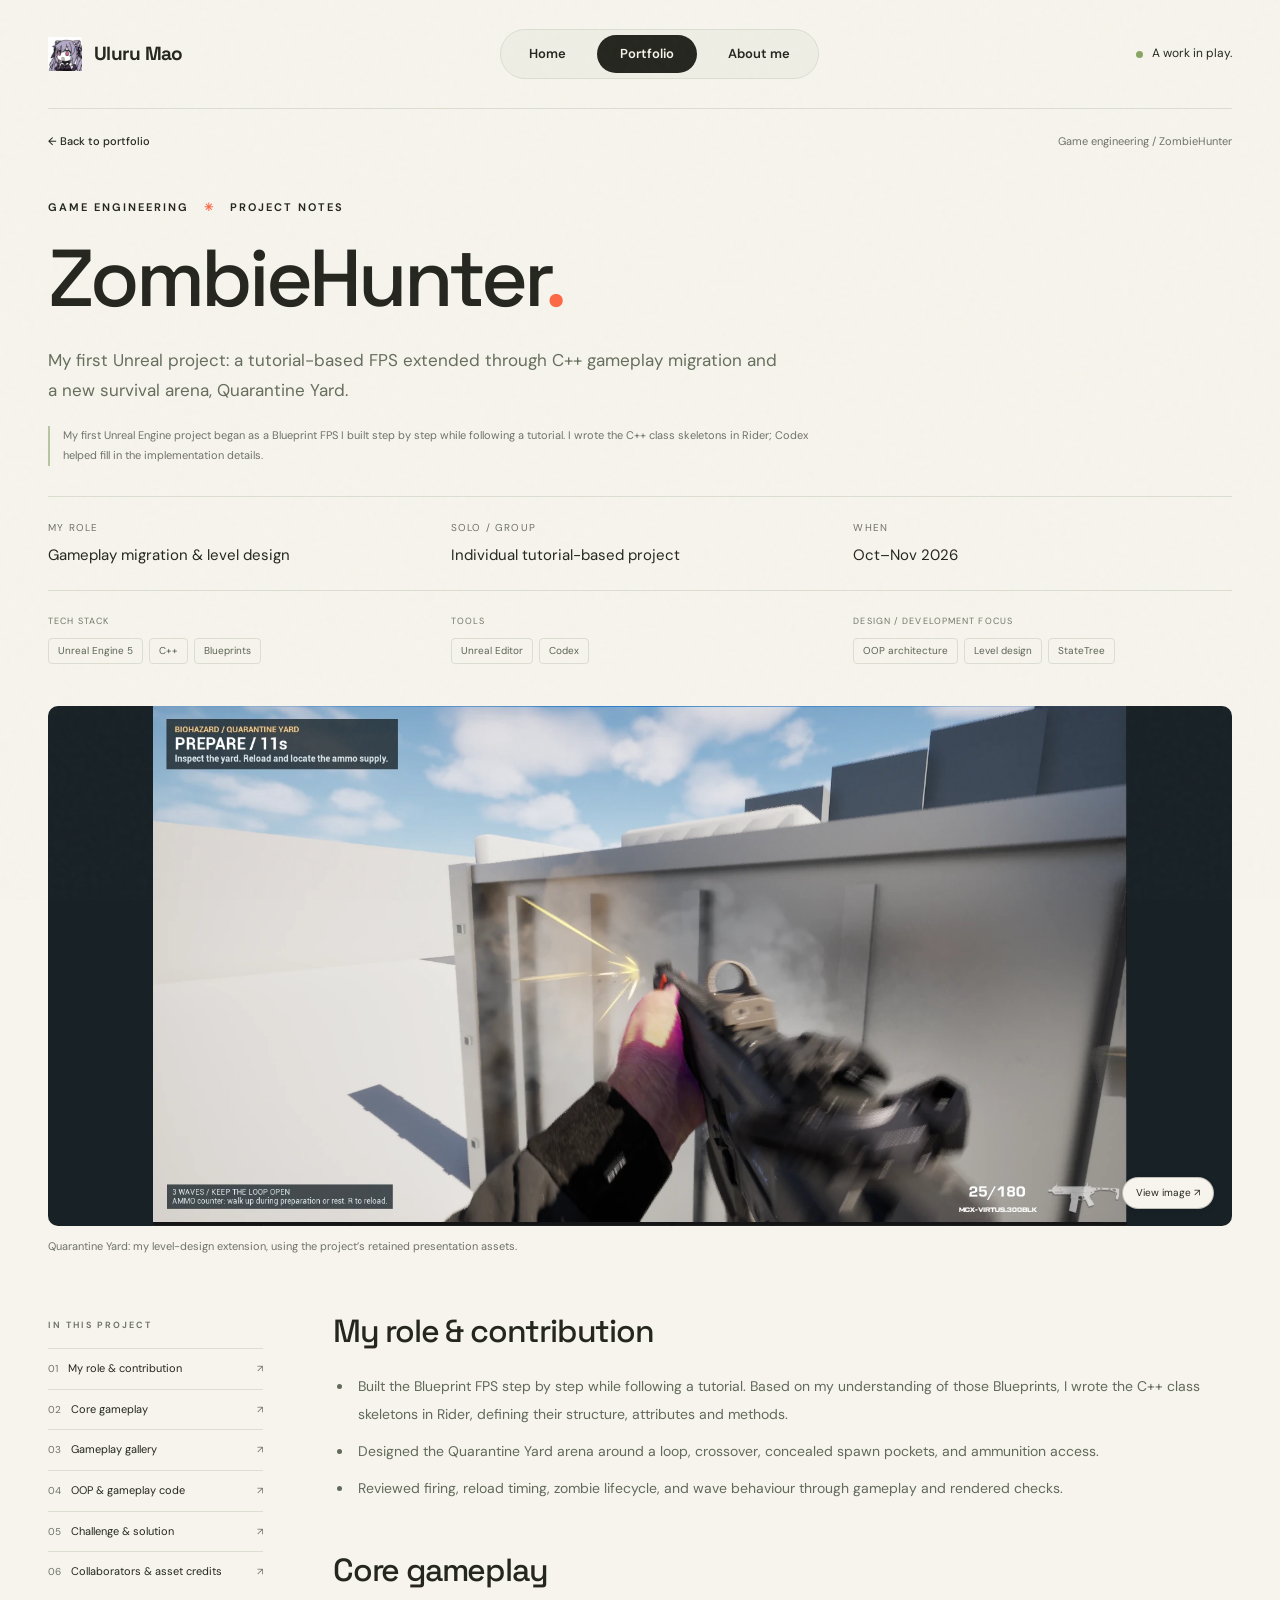
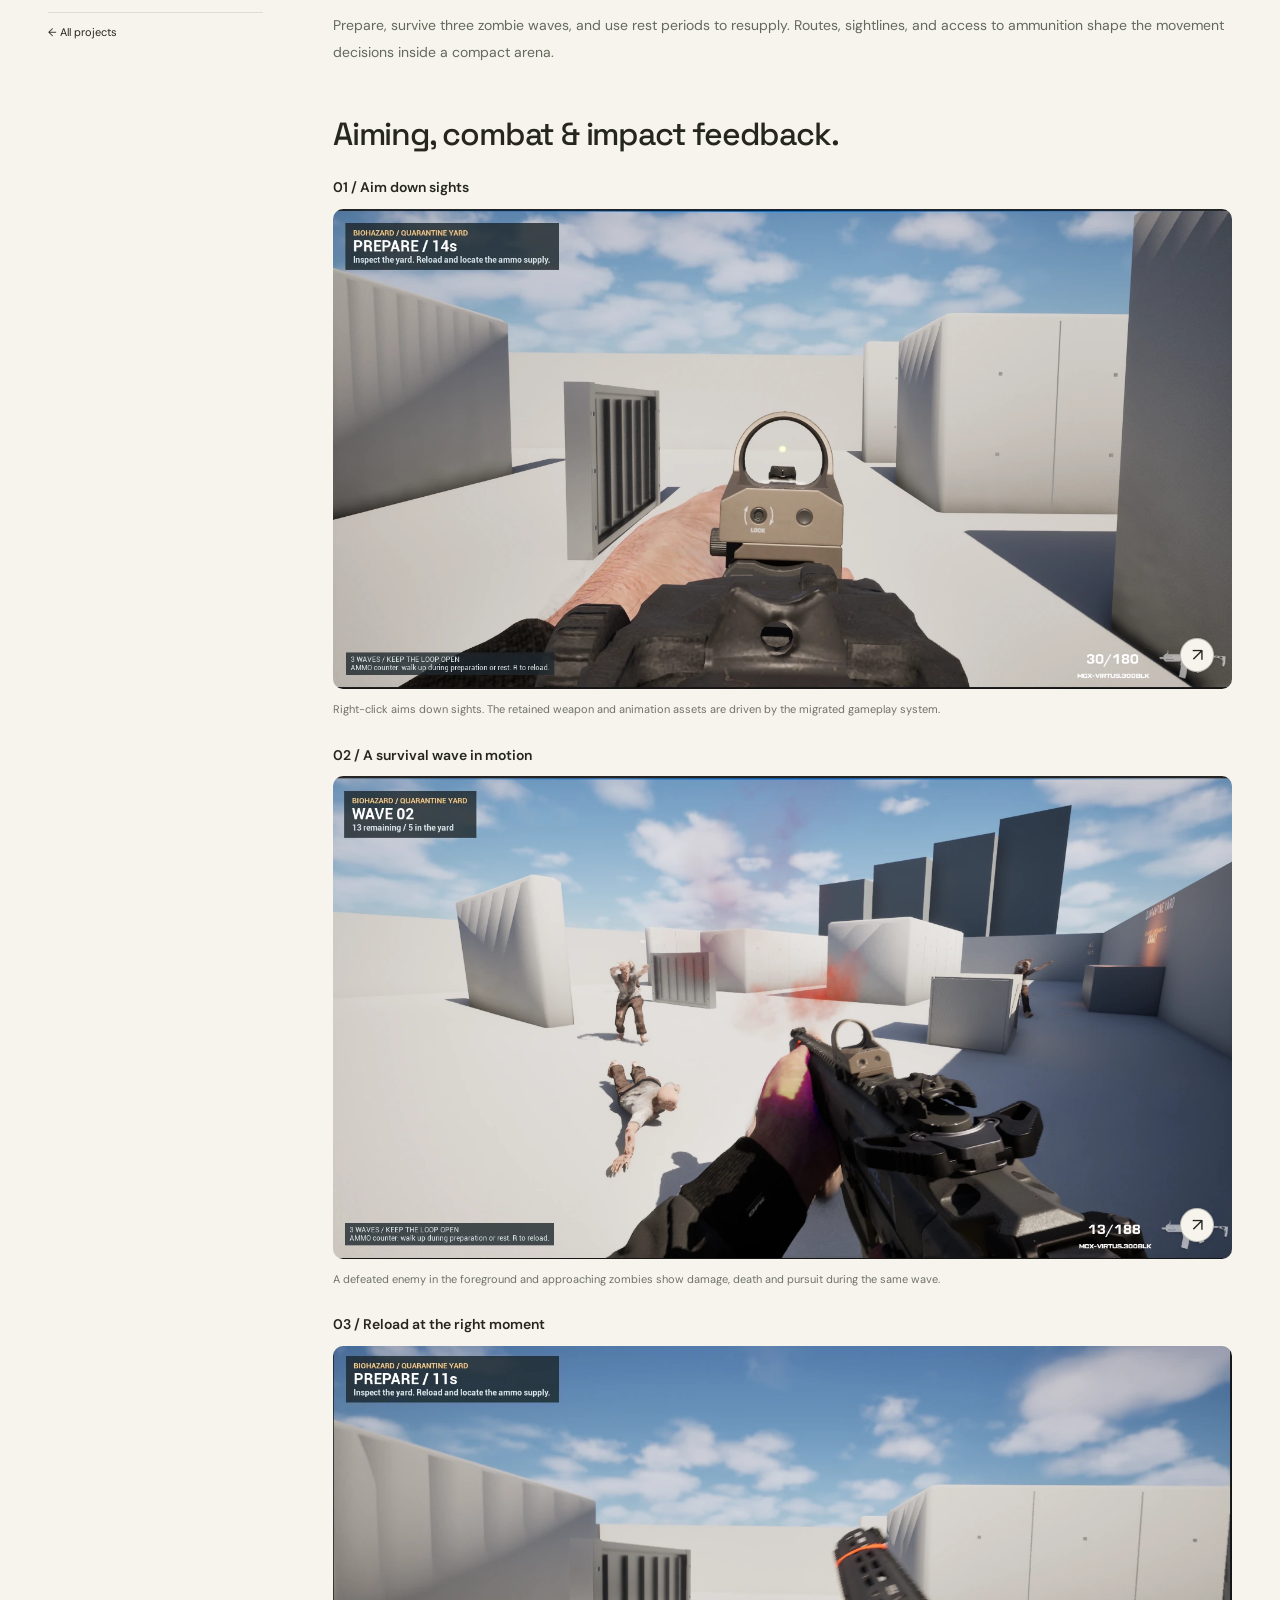
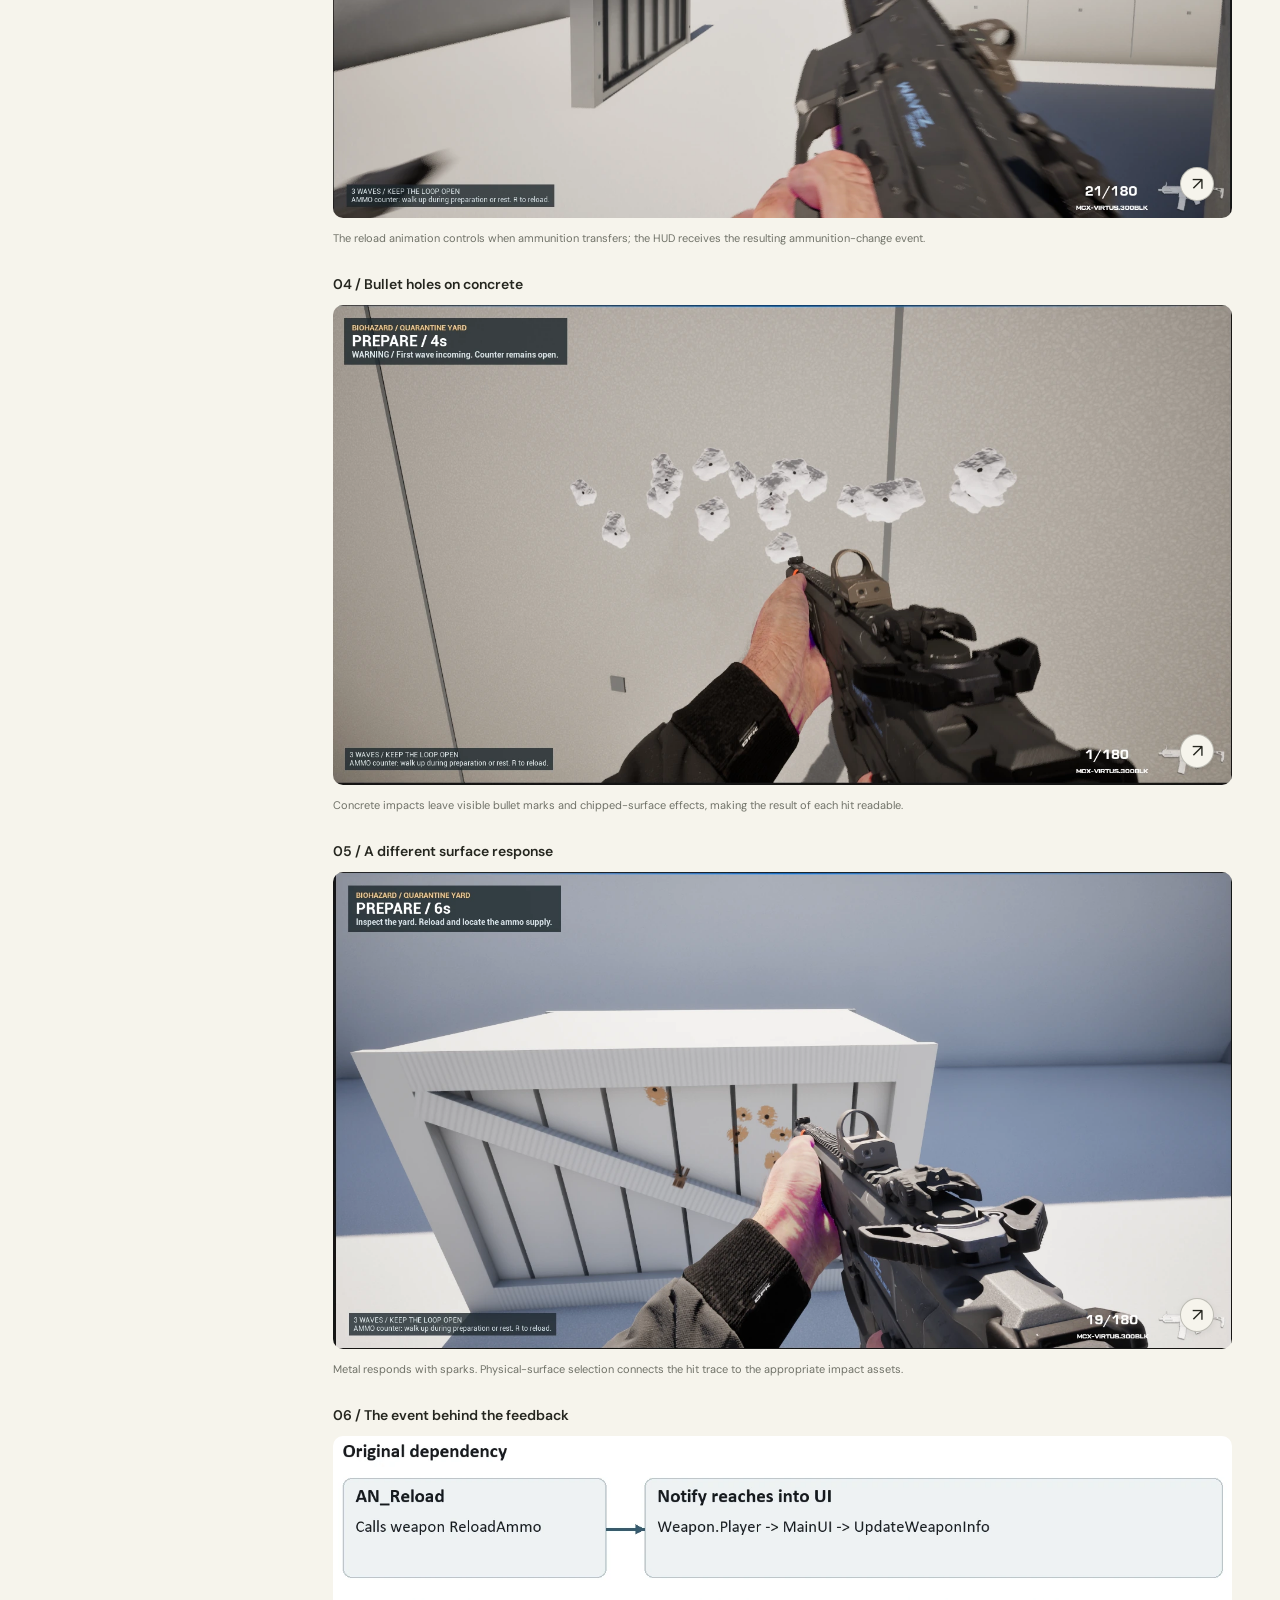
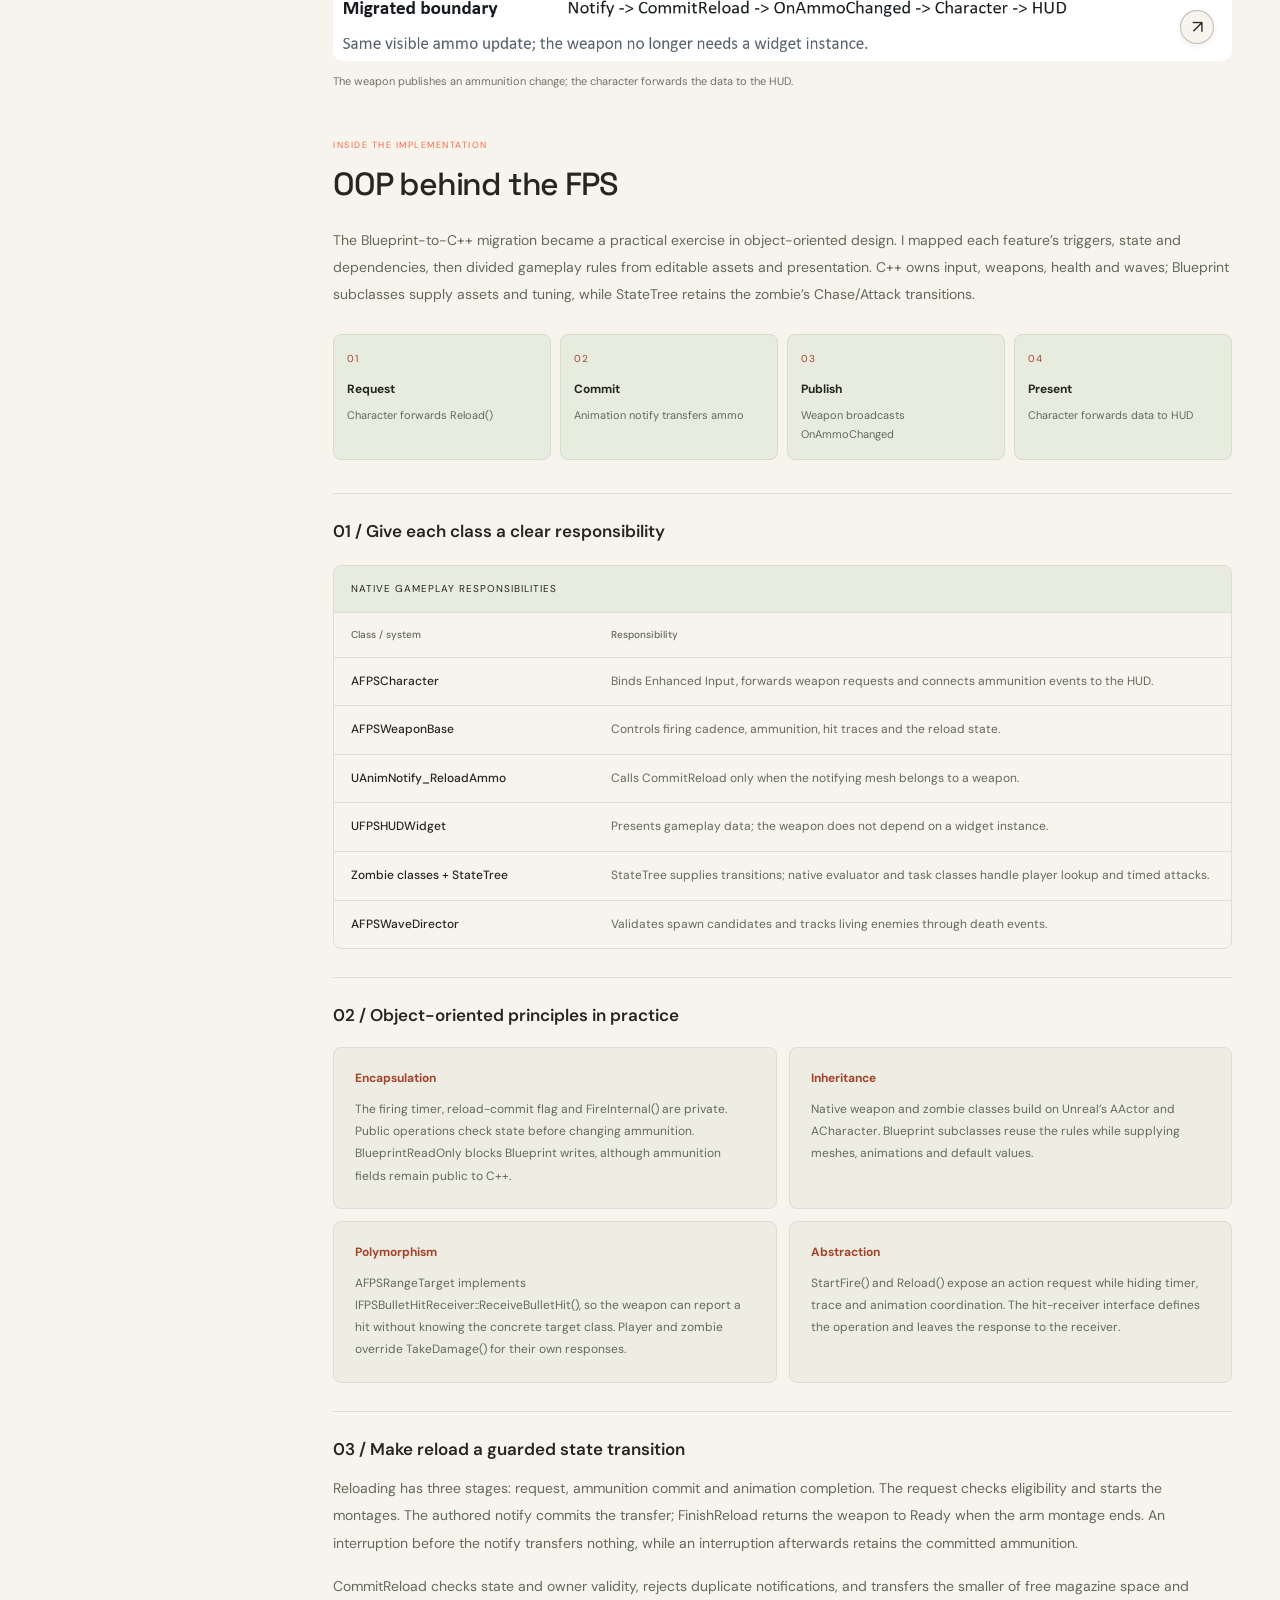
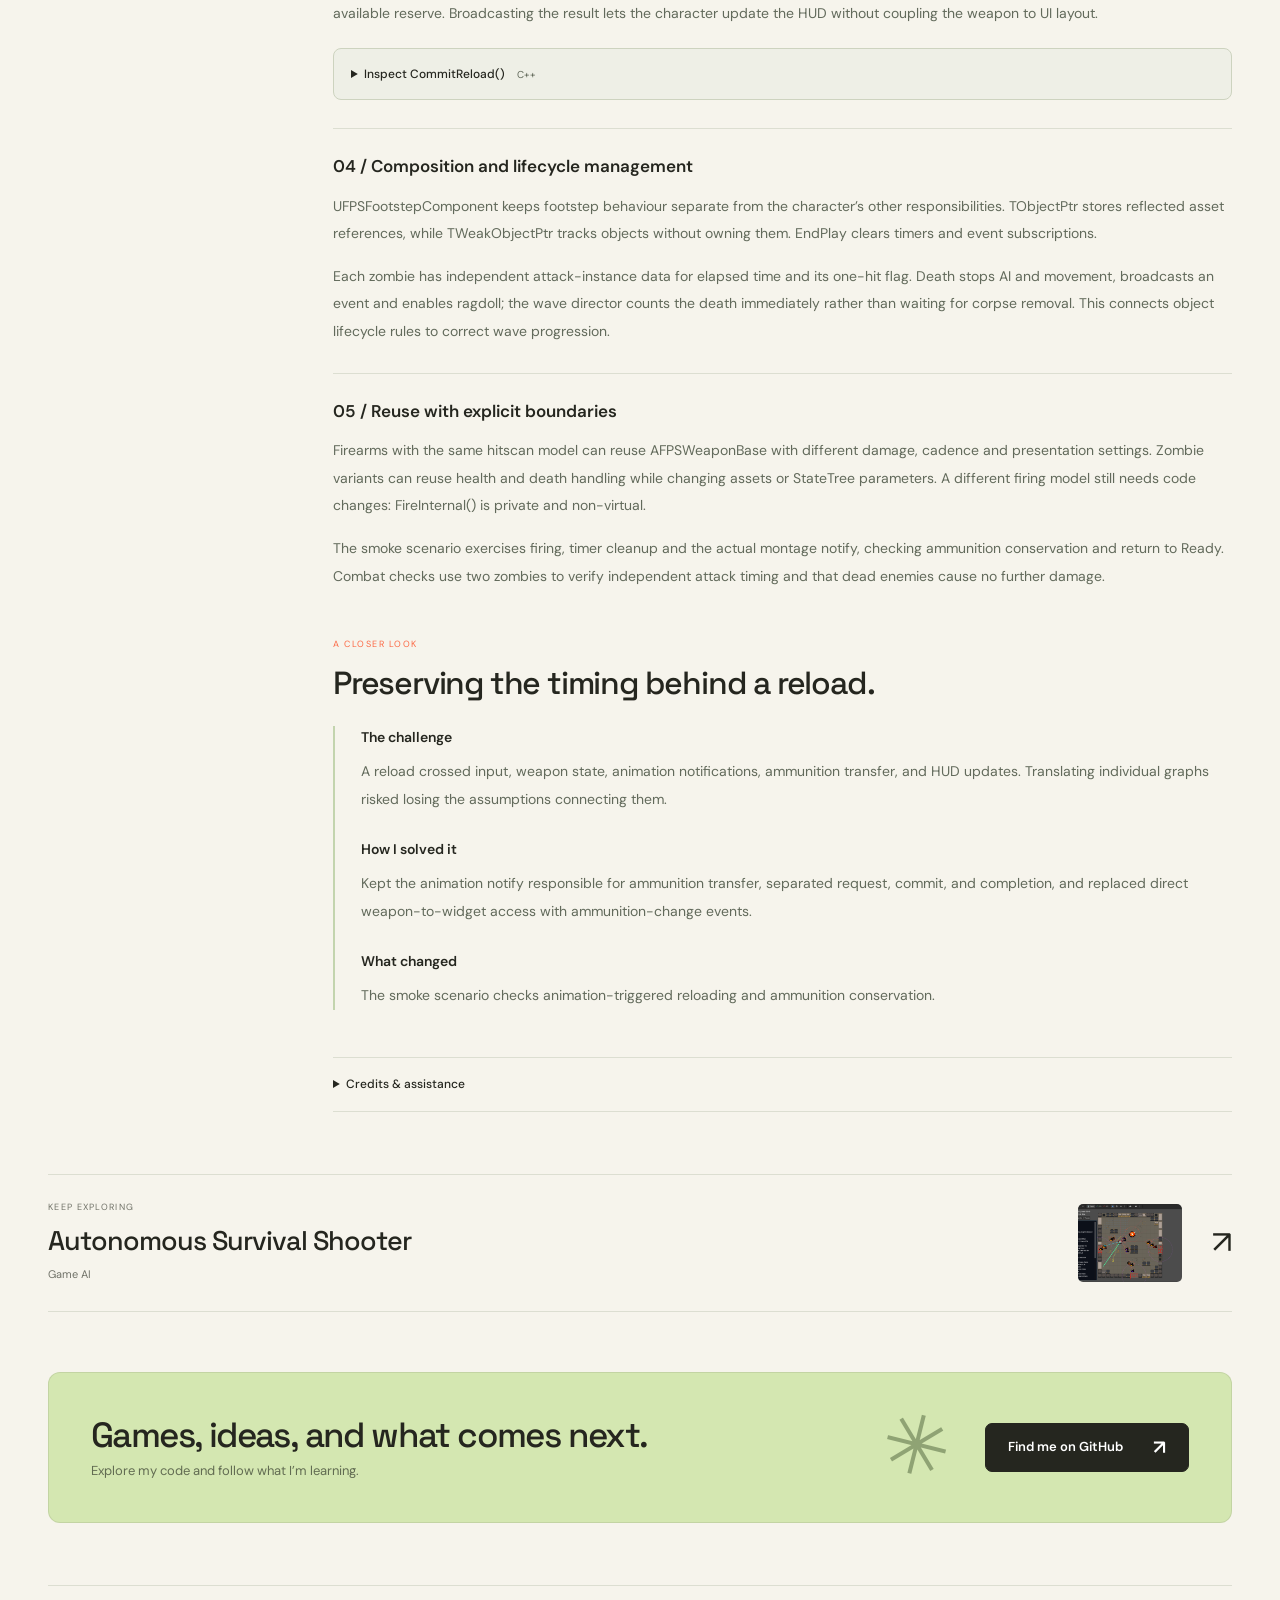
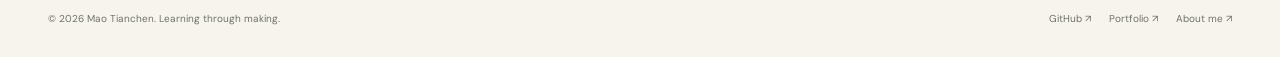
<file: zombiehunter.html>
<!DOCTYPE html>
<html lang="en">
<head>
  <meta charset="UTF-8">
  <meta name="viewport" content="width=device-width, initial-scale=1">
  <meta name="theme-color" content="#f6f4ec">
  <meta name="description" content="My first Unreal project: a tutorial-based FPS extended through C++ gameplay migration and a new survival arena, Quarantine Yard.">
  <title>ZombieHunter — Mao - Portfolio</title>
  <link rel="icon" href="assets/favicon.ico" type="image/x-icon" sizes="16x16 32x32 48x48">
  <link rel="stylesheet" href="assets/style.css">
  <link rel="stylesheet" href="assets/portfolio.css">
  <script src="assets/app.js" defer></script>
</head>
<body data-page="project">
<a class="skip" href="#main">Skip to content</a>
<div class="wrap">
  <header class="header">
    <a class="brand" href="index.html" aria-label="Uluru Mao, home"><img class="brand-mark" src="assets/favicon.ico" alt="" width="34" height="34"><span>Uluru Mao</span></a>
    <nav class="nav" aria-label="Main navigation"><a href="index.html">Home</a><a href="portfolio.html" aria-current="location">Portfolio</a><a href="about.html">About me</a></nav>
    <span class="header-note"><span class="status-dot"></span> A work in play.</span>
  </header>
  <main id="main">
    <div class="case-breadcrumb"><a href="portfolio.html">← Back to portfolio</a><span>Game engineering / ZombieHunter</span></div>
    <section class="case-intro" aria-labelledby="case-title"><div class="case-title-row"><span class="eyebrow">Game engineering <span class="dot">✳</span> Project notes</span></div><h1 id="case-title">ZombieHunter<span>.</span></h1><p class="case-summary">My first Unreal project: a tutorial-based FPS extended through C++ gameplay migration and a new survival arena, Quarantine Yard.</p><p class="authorship-note">My first Unreal Engine project began as a Blueprint FPS I built step by step while following a tutorial. I wrote the C++ class skeletons in Rider; Codex helped fill in the implementation details.</p></section>
    <dl class="case-facts"><div><dt>My role</dt><dd>Gameplay migration &amp; level design</dd></div><div><dt>Solo / group</dt><dd>Individual tutorial-based project</dd></div><div><dt>When</dt><dd>Oct–Nov 2026</dd></div></dl>
    <div class="case-tags"><div class="project-tag-group"><span class="tag-label">Tech stack</span><div class="tags"><span class="tag">Unreal Engine 5</span><span class="tag">C++</span><span class="tag">Blueprints</span></div></div><div class="project-tag-group"><span class="tag-label">Tools</span><div class="tags"><span class="tag">Unreal Editor</span><span class="tag">Codex</span></div></div><div class="project-tag-group"><span class="tag-label">Design / development focus</span><div class="tags"><span class="tag">OOP architecture</span><span class="tag">Level design</span><span class="tag">StateTree</span></div></div></div>
    <figure class="case-cover"><button class="media-open" data-lightbox="assets/projects/zombiehunter-cover.webp" data-alt="Firing a weapon in the Quarantine Yard arena in Unreal Engine" aria-label="Enlarge cover artwork"><img src="assets/projects/zombiehunter-cover.webp" alt="Firing a weapon in the Quarantine Yard arena in Unreal Engine" width="720" height="540"><span class="media-expand" aria-hidden="true">View image ↗</span></button><figcaption>Quarantine Yard: my level-design extension, using the project’s retained presentation assets.</figcaption></figure>
    <div class="case-layout"><aside class="case-sidebar" aria-label="Project sections"><span class="eyebrow">In this project</span><a href="#my-role">01<span>My role &amp; contribution</span><span aria-hidden="true">↗</span></a><a href="#gameplay">02<span>Core gameplay</span><span aria-hidden="true">↗</span></a><a href="#project-media">03<span>Gameplay gallery</span><span aria-hidden="true">↗</span></a><a href="#development">04<span>OOP &amp; gameplay code</span><span aria-hidden="true">↗</span></a><a href="#challenge">05<span>Challenge &amp; solution</span><span aria-hidden="true">↗</span></a><a href="#credits">06<span>Collaborators &amp; asset credits</span><span aria-hidden="true">↗</span></a><a class="case-back" href="portfolio.html">← All projects</a></aside><div class="case-content"><section class="case-section" id="my-role"><h2>My role &amp; contribution</h2><ul class="case-list"><li>Built the Blueprint FPS step by step while following a tutorial. Based on my understanding of those Blueprints, I wrote the C++ class skeletons in Rider, defining their structure, attributes and methods.</li><li>Designed the Quarantine Yard arena around a loop, crossover, concealed spawn pockets, and ammunition access.</li><li>Reviewed firing, reload timing, zombie lifecycle, and wave behaviour through gameplay and rendered checks.</li></ul></section><section class="case-section" id="gameplay"><h2>Core gameplay</h2><p>Prepare, survive three zombie waves, and use rest periods to resupply. Routes, sightlines, and access to ammunition shape the movement decisions inside a compact arena.</p></section><section class="case-section" id="project-media"><h2>Aiming, combat &amp; impact feedback.</h2><div class="case-media"><figure><h3>01 / Aim down sights</h3><button class="media-open" data-lightbox="assets/projects/zombiehunter-aiming.webp" data-alt="First-person view through the weapon sight in the Quarantine Yard arena" aria-label="Enlarge First-person view through the weapon sight in the Quarantine Yard arena"><img src="assets/projects/zombiehunter-aiming.webp" alt="First-person view through the weapon sight in the Quarantine Yard arena" loading="lazy"><span class="media-expand" aria-hidden="true">↗</span></button><figcaption>Right-click aims down sights. The retained weapon and animation assets are driven by the migrated gameplay system.</figcaption></figure><figure><h3>02 / A survival wave in motion</h3><button class="media-open" data-lightbox="assets/projects/zombiehunter-combat.webp" data-alt="A defeated zombie on the ground while other zombies approach during wave two" aria-label="Enlarge A defeated zombie on the ground while other zombies approach during wave two"><img src="assets/projects/zombiehunter-combat.webp" alt="A defeated zombie on the ground while other zombies approach during wave two" loading="lazy"><span class="media-expand" aria-hidden="true">↗</span></button><figcaption>A defeated enemy in the foreground and approaching zombies show damage, death and pursuit during the same wave.</figcaption></figure><figure><h3>03 / Reload at the right moment</h3><button class="media-open" data-lightbox="assets/projects/zombiehunter-reloading.webp" data-alt="Weapon raised during its reload animation with the magazine and reserve ammunition visible in the HUD" aria-label="Enlarge Weapon raised during its reload animation with the magazine and reserve ammunition visible in the HUD"><img src="assets/projects/zombiehunter-reloading.webp" alt="Weapon raised during its reload animation with the magazine and reserve ammunition visible in the HUD" loading="lazy"><span class="media-expand" aria-hidden="true">↗</span></button><figcaption>The reload animation controls when ammunition transfers; the HUD receives the resulting ammunition-change event.</figcaption></figure><figure><h3>04 / Bullet holes on concrete</h3><button class="media-open" data-lightbox="assets/projects/zombiehunter-bullet-holes.webp" data-alt="A cluster of bullet-impact marks and white chipped-concrete effects on an arena wall" aria-label="Enlarge A cluster of bullet-impact marks and white chipped-concrete effects on an arena wall"><img src="assets/projects/zombiehunter-bullet-holes.webp" alt="A cluster of bullet-impact marks and white chipped-concrete effects on an arena wall" loading="lazy"><span class="media-expand" aria-hidden="true">↗</span></button><figcaption>Concrete impacts leave visible bullet marks and chipped-surface effects, making the result of each hit readable.</figcaption></figure><figure><h3>05 / A different surface response</h3><button class="media-open" data-lightbox="assets/projects/zombiehunter-metal-impact.webp" data-alt="Firing at a ribbed metal screen with bright sparks around the impact point" aria-label="Enlarge Firing at a ribbed metal screen with bright sparks around the impact point"><img src="assets/projects/zombiehunter-metal-impact.webp" alt="Firing at a ribbed metal screen with bright sparks around the impact point" loading="lazy"><span class="media-expand" aria-hidden="true">↗</span></button><figcaption>Metal responds with sparks. Physical-surface selection connects the hit trace to the appropriate impact assets.</figcaption></figure><figure><h3>06 / The event behind the feedback</h3><button class="media-open" data-lightbox="assets/projects/zombiehunter-reload.webp" data-alt="Diagram comparing the original direct reload-to-UI dependency with the migrated ammunition event flow" aria-label="Enlarge Diagram comparing the original direct reload-to-UI dependency with the migrated ammunition event flow"><img src="assets/projects/zombiehunter-reload.webp" alt="Diagram comparing the original direct reload-to-UI dependency with the migrated ammunition event flow" loading="lazy"><span class="media-expand" aria-hidden="true">↗</span></button><figcaption>The weapon publishes an ammunition change; the character forwards the data to the HUD.</figcaption></figure></div></section><section class="case-section programming-section" id="development"><span class="case-section-kicker">Inside the implementation</span><h2>OOP behind the FPS</h2><p>The Blueprint-to-C++ migration became a practical exercise in object-oriented design. I mapped each feature’s triggers, state and dependencies, then divided gameplay rules from editable assets and presentation. C++ owns input, weapons, health and waves; Blueprint subclasses supply assets and tuning, while StateTree retains the zombie’s Chase/Attack transitions.</p><ol class="programming-flow" aria-label="The migrated reload event flow"><li><strong>Request</strong><span>Character forwards Reload()</span></li><li><strong>Commit</strong><span>Animation notify transfers ammo</span></li><li><strong>Publish</strong><span>Weapon broadcasts OnAmmoChanged</span></li><li><strong>Present</strong><span>Character forwards data to HUD</span></li></ol><div class="programming-topic"><h3>01 / Give each class a clear responsibility</h3><div class="programming-table" role="region" aria-label="Native gameplay responsibilities" tabindex="0"><table><caption>Native gameplay responsibilities</caption><thead><tr><th scope="col">Class / system</th><th scope="col">Responsibility</th></tr></thead><tbody><tr><th scope="row">AFPSCharacter</th><td>Binds Enhanced Input, forwards weapon requests and connects ammunition events to the HUD.</td></tr><tr><th scope="row">AFPSWeaponBase</th><td>Controls firing cadence, ammunition, hit traces and the reload state.</td></tr><tr><th scope="row">UAnimNotify_ReloadAmmo</th><td>Calls CommitReload only when the notifying mesh belongs to a weapon.</td></tr><tr><th scope="row">UFPSHUDWidget</th><td>Presents gameplay data; the weapon does not depend on a widget instance.</td></tr><tr><th scope="row">Zombie classes + StateTree</th><td>StateTree supplies transitions; native evaluator and task classes handle player lookup and timed attacks.</td></tr><tr><th scope="row">AFPSWaveDirector</th><td>Validates spawn candidates and tracks living enemies through death events.</td></tr></tbody></table></div></div><div class="programming-topic"><h3>02 / Object-oriented principles in practice</h3><div class="programming-cards"><article><h4>Encapsulation</h4><p>The firing timer, reload-commit flag and FireInternal() are private. Public operations check state before changing ammunition. BlueprintReadOnly blocks Blueprint writes, although ammunition fields remain public to C++.</p></article><article><h4>Inheritance</h4><p>Native weapon and zombie classes build on Unreal’s AActor and ACharacter. Blueprint subclasses reuse the rules while supplying meshes, animations and default values.</p></article><article><h4>Polymorphism</h4><p>AFPSRangeTarget implements IFPSBulletHitReceiver::ReceiveBulletHit(), so the weapon can report a hit without knowing the concrete target class. Player and zombie override TakeDamage() for their own responses.</p></article><article><h4>Abstraction</h4><p>StartFire() and Reload() expose an action request while hiding timer, trace and animation coordination. The hit-receiver interface defines the operation and leaves the response to the receiver.</p></article></div></div><div class="programming-topic"><h3>03 / Make reload a guarded state transition</h3><p>Reloading has three stages: request, ammunition commit and animation completion. The request checks eligibility and starts the montages. The authored notify commits the transfer; FinishReload returns the weapon to Ready when the arm montage ends. An interruption before the notify transfers nothing, while an interruption afterwards retains the committed ammunition.</p><p>CommitReload checks state and owner validity, rejects duplicate notifications, and transfers the smaller of free magazine space and available reserve. Broadcasting the result lets the character update the HUD without coupling the weapon to UI layout.</p><details class="source-excerpt"><summary>Inspect CommitReload()<span>C++</span></summary><p class="source-reference">Annotated source excerpt: Source/My_UE_FPS/Weapons/FPSWeaponBase.cpp · CommitReload().</p><pre tabindex="0" aria-label="Inspect CommitReload()"><code>void AFPSWeaponBase::CommitReload()
{
<span class="code-comment">    // Ignore late or duplicate notifies, and invalid or dead owners.</span>
    if (WeaponState != EFPSWeaponState::Reloading ||
        bReloadCommitted || !Player.IsValid() || Player-&gt;IsDead())
        return;

<span class="code-comment">    // One animation-driven reload may transfer ammunition only once.</span>
    bReloadCommitted = true;
<span class="code-comment">    // Transfer only what fits in the magazine and exists in reserve.</span>
    const int32 Transfer = FMath::Min(
        FMath::Max(0, MagazineSize - CurrentAmmo), ReserveAmmo);
    CurrentAmmo += Transfer;
    ReserveAmmo -= Transfer;

<span class="code-comment">    // Listeners update presentation; the weapon does not access the HUD.</span>
    OnAmmoChanged.Broadcast(CurrentAmmo, ReserveAmmo);
}</code></pre></details></div><div class="programming-topic"><h3>04 / Composition and lifecycle management</h3><p>UFPSFootstepComponent keeps footstep behaviour separate from the character’s other responsibilities. TObjectPtr stores reflected asset references, while TWeakObjectPtr tracks objects without owning them. EndPlay clears timers and event subscriptions.</p><p>Each zombie has independent attack-instance data for elapsed time and its one-hit flag. Death stops AI and movement, broadcasts an event and enables ragdoll; the wave director counts the death immediately rather than waiting for corpse removal. This connects object lifecycle rules to correct wave progression.</p></div><div class="programming-topic"><h3>05 / Reuse with explicit boundaries</h3><p>Firearms with the same hitscan model can reuse AFPSWeaponBase with different damage, cadence and presentation settings. Zombie variants can reuse health and death handling while changing assets or StateTree parameters. A different firing model still needs code changes: FireInternal() is private and non-virtual.</p><p>The smoke scenario exercises firing, timer cleanup and the actual montage notify, checking ammunition conservation and return to Ready. Combat checks use two zombies to verify independent attack timing and that dead enemies cause no further damage.</p></div></section><section class="case-section" id="challenge"><span class="case-section-kicker">A closer look</span><h2>Preserving the timing behind a reload.</h2><div class="challenge-story"><div class="challenge-step"><h3>The challenge</h3><p>A reload crossed input, weapon state, animation notifications, ammunition transfer, and HUD updates. Translating individual graphs risked losing the assumptions connecting them.</p></div><div class="challenge-step"><h3>How I solved it</h3><p>Kept the animation notify responsible for ammunition transfer, separated request, commit, and completion, and replaced direct weapon-to-widget access with ammunition-change events.</p></div><div class="challenge-step"><h3>What changed</h3><p>The smoke scenario checks animation-triggered reloading and ammunition conservation.</p></div></div></section><details class="credit-disclosure" id="credits"><summary>Credits & assistance</summary><ul class="case-list"><li>The credited Bilibili tutorial supplied the Blueprint FPS foundation and learning sequence. I built it step by step while following the tutorial. The supplied models, animation, audio, textures and other assets are third-party work.</li><li>Based on my understanding of the Blueprints, I wrote the C++ class skeletons in Rider, defining their structure, attributes and methods. Codex helped fill in the implementation details and assisted with debugging, integration, tests, documentation and concept visualisation. I set requirements, reviewed behaviour, and retained responsibility for migration and level-design decisions.</li></ul><div class="case-links"><a class="button secondary" href="https://www.bilibili.com/video/BV1aw9jBeEHr" target="_blank" rel="noopener noreferrer">Tutorial foundation <span aria-hidden="true">↗</span><span class="visually-hidden"> (opens in a new tab)</span></a></div></details></div></div>
    <a class="next-project" href="autonomous-shooter.html"><span><small>Keep exploring</small><strong>Autonomous Survival Shooter</strong><span>Game AI</span></span><img src="assets/projects/autonomous-shooter-cover.webp" alt="" width="120" height="90"><span class="next-arrow" aria-hidden="true">↗</span></a>
    </main>
  <section class="contact" aria-labelledby="contact-heading">
    <div><h2 id="contact-heading">Games, ideas, and what comes next.</h2><p>Explore my code and follow what I’m learning.</p></div>
    <span class="contact-star" aria-hidden="true">✳</span>
    <a class="button" href="https://github.com/UluruMao" target="_blank" rel="noopener noreferrer">Find me on GitHub <span class="arrow" aria-hidden="true">↗</span></a>
  </section>
  <footer class="footer">
    <span>© <span data-current-year>2026</span> Mao Tianchen. Learning through making.</span>
    <span><a href="https://github.com/UluruMao" target="_blank" rel="noopener noreferrer">GitHub ↗</a><a href="portfolio.html">Portfolio ↗</a><a href="about.html">About me ↗</a></span>
  </footer>
</div>
<dialog id="media-dialog" class="media-dialog" aria-label="Enlarged project image"><button class="dialog-close" data-close aria-label="Close image">×</button><img src="assets/projects/snake-cover.webp" alt="" id="expanded-image"></dialog>
<div class="toast" id="toast" role="status"></div>
</body>
</html>
</file>
<file: assets/style.css>
@import url('https://fonts.googleapis.com/css2?family=DM+Sans:wght@400;450;500;550;600;650;700&family=Space+Grotesk:wght@400;500;600;700&display=swap');

:root{--paper:#f6f4ec;--ink:#25261f;--muted:#707268;--line:#dcded1;--orange:#fc6945;--green:#d4e7b1;--purple:#b6a5dd;--blue:#c0d8e2;--display:'Space Grotesk',sans-serif;--body:'DM Sans',sans-serif}
*{box-sizing:border-box}html{scroll-behavior:smooth;scroll-padding-top:90px}body{margin:0;background:var(--paper);color:var(--ink);font-family:var(--body);font-size:16px;line-height:1.6}body:before{content:"";position:fixed;inset:0;pointer-events:none;opacity:.13;z-index:20;background-image:url("data:image/svg+xml,%3Csvg viewBox='0 0 180 180' xmlns='http://www.w3.org/2000/svg'%3E%3Cfilter id='n'%3E%3CfeTurbulence type='fractalNoise' baseFrequency='.8' numOctaves='3' stitchTiles='stitch'/%3E%3C/filter%3E%3Cpath fill='%23000' opacity='.18' filter='url(%23n)' d='M0 0h180v180H0z'/%3E%3C/svg%3E")}button,a{-webkit-tap-highlight-color:transparent}a{color:inherit;text-decoration:none}button,input{font:inherit}button{color:inherit;cursor:pointer}button:disabled{cursor:default}img,svg{max-width:100%;display:block}button:focus-visible,a:focus-visible{outline:3px solid #9263cd;outline-offset:5px}::selection{background:#d4e7b1}.wrap{max-width:1280px;margin:auto;padding:0 48px}.skip{position:fixed;top:-80px;left:20px;background:var(--ink);color:#fff;padding:12px 20px;z-index:100}.skip:focus{top:12px}
.header{height:108px;display:flex;justify-content:space-between;align-items:center;gap:30px}.brand{display:flex;align-items:center;gap:12px;font-family:var(--display);font-size:19px;font-weight:700;letter-spacing:-.7px}.brand-mark{width:34px;height:34px;object-fit:contain;flex-shrink:0}.nav{display:flex;align-items:center;gap:8px;border:1px solid var(--line);border-radius:99px;padding:5px;background:#efeee5}.nav a{padding:9px 23px;font-size:13px;font-weight:600;border-radius:99px;transition:background .2s}.nav a:hover{background:#e3e4d9}.nav a[aria-current=page]{background:var(--ink);color:var(--paper)}.header-note{display:flex;align-items:center;gap:9px;font-size:12px}.status-dot{width:7px;height:7px;background:#89a464;border-radius:50%;display:inline-block}.eyebrow{font-size:11px;font-weight:650;text-transform:uppercase;letter-spacing:2px}.eyebrow .dot{margin:0 10px;color:var(--orange)}.hero{display:grid;grid-template-columns:1.05fr 1fr;align-items:center;gap:30px;padding-top:42px;padding-bottom:72px}.hero h1{font-family:var(--display);font-size:clamp(68px,7.5vw,108px);font-weight:500;line-height:1.02;letter-spacing:-7px;margin:24px 0}.hero h1 em{font-family:Georgia,serif;font-weight:400;color:var(--orange);letter-spacing:-6px}.hero-text{max-width:385px;color:#62675c;font-size:16px;line-height:1.8;margin:0 0 26px}.intro{font-size:13px;font-weight:500;display:flex;gap:8px;align-items:center;margin-bottom:16px}.wave{font-size:20px}.button{display:inline-flex;align-items:center;justify-content:center;gap:30px;background:var(--ink);color:#fff;border:1px solid var(--ink);border-radius:7px;padding:13px 22px;font-size:13px;font-weight:600;transition:transform .2s,background .2s}.button:hover{background:#414637;transform:translateY(-2px)}.button.secondary{background:transparent;color:var(--ink)}.button.secondary:hover{background:#eaece0}.hero-actions{display:flex;gap:12px;align-items:center}.arrow{font-size:20px;line-height:1}.hero-footnote{margin:24px 0 0;display:flex;align-items:center;gap:9px;font-size:11px;color:var(--muted)}.hero-footnote:before{content:"";width:22px;height:1px;background:var(--muted)}
.hero-visual{position:relative;padding:20px 0 5px}.world-button{position:relative;background:none;border:0;width:100%;padding:0;isolation:isolate}.world-button img{width:100%;transition:filter .5s,transform .5s}.world-button:hover img{transform:translateY(-6px) rotate(-1deg)}.world-button:active img{transform:scale(.98)}.world-caption{position:absolute;top:15px;left:5px;transform:rotate(-9deg);font-family:Georgia,serif;font-style:italic;font-size:19px;line-height:1.2;text-align:left}.world-caption:after{content:'↘';display:block;font-size:38px;margin-left:40px}.orbit-label{position:absolute;right:-8px;top:20px;transform:rotate(11deg);width:86px;height:86px;border:1px solid var(--ink);border-radius:50%;display:grid;place-content:center;text-align:center;font-size:10px;line-height:1.4;letter-spacing:1px;background:var(--green)}.orbit-label span{font-size:23px}.play-label{position:absolute;bottom:29px;left:50%;transform:translateX(-50%) rotate(-4deg);background:#fffdf7;padding:9px 16px;border:1px solid var(--ink);box-shadow:3px 3px 0 var(--ink);border-radius:4px;font-size:12px;white-space:nowrap}.visual-caption{display:flex;justify-content:space-between;padding:6px 30px;font-family:var(--display);font-size:9px;letter-spacing:1px;color:var(--muted)}.spark{position:absolute;z-index:6;font-size:32px;pointer-events:none;animation:spark-out 1.2s ease-out forwards;line-height:1}.world-button.is-playing img{filter:hue-rotate(24deg);animation:world-bounce .7s ease}.world-button.is-playing .play-label{background:var(--orange)}@keyframes spark-out{from{opacity:1;transform:translate(-50%,-50%) scale(.5)}to{opacity:0;transform:translate(var(--x),var(--y)) rotate(var(--r)) scale(1.3)}}@keyframes world-bounce{0%,100%{transform:translateY(0)}40%{transform:translateY(-17px) rotate(3deg)}}
.ticker{border-top:1px solid var(--line);border-bottom:1px solid var(--line);padding:17px 0;display:flex;align-items:center;justify-content:space-between;gap:20px;font-size:11px;letter-spacing:1.6px;text-transform:uppercase;color:#676b5d}.ticker b{color:var(--orange);font-size:19px;font-weight:400}.section{padding:66px 0}.section-heading{display:flex;justify-content:space-between;align-items:flex-end;gap:25px;margin-bottom:28px}.section-heading h2{font-family:var(--display);font-size:36px;line-height:1.2;font-weight:500;letter-spacing:-1.6px;margin:0 0 7px}.section-heading p{font-size:13px;color:var(--muted);margin:0}.text-link{display:inline-flex;gap:20px;align-items:center;font-size:12px;font-weight:600;padding-bottom:5px;border-bottom:1px solid var(--ink);white-space:nowrap}.text-link:hover{color:#bc4a2f}.project-grid{display:grid;grid-template-columns:repeat(3,minmax(0,1fr));gap:25px}.project-card{min-width:0}.project-open{background:none;border:0;padding:0;text-align:left;width:100%}.project-image{position:relative;overflow:hidden;border-radius:11px;aspect-ratio:1.32;background:#e6e8dd;border:1px solid #00000006}.project-image img{width:100%;height:100%;object-fit:cover;transition:transform .45s}.project-open:hover .project-image img{transform:scale(1.045)}.project-index{position:absolute;top:13px;left:14px;border:1px solid #25261f33;background:#ffffff66;backdrop-filter:blur(4px);border-radius:99px;padding:2px 9px;font-size:9px;letter-spacing:1px}.project-go{position:absolute;bottom:14px;right:14px;width:33px;height:33px;background:#fffdf2;border-radius:50%;display:grid;place-items:center;opacity:0;transform:translateY(7px);transition:.25s}.project-open:hover .project-go,.project-open:focus-visible .project-go{opacity:1;transform:none}.project-meta{display:flex;gap:10px;justify-content:space-between;align-items:center;margin:16px 0 6px}.project-meta h3{font-family:var(--display);font-size:21px;letter-spacing:-.7px;font-weight:500;margin:0}.project-year{font-size:10px;color:var(--muted)}.project-description{font-size:12px;color:#6a6e62;margin:0 0 12px}.tags{display:flex;flex-wrap:wrap;gap:6px}.tag{border:1px solid var(--line);border-radius:4px;padding:3px 8px;font-size:9px;line-height:1.4;color:#5c6354}.home-note{margin:53px 0 0;padding:27px 0 0;border-top:1px solid var(--line);display:grid;grid-template-columns:40px 1fr auto;align-items:center;gap:15px}.home-note .asterisk{font-size:39px;color:var(--orange);line-height:1}.home-note p{font-size:14px;margin:0}.home-note span{font-size:12px;color:var(--muted)}.contact{background:var(--green);border:1px solid #25261f18;border-radius:12px;padding:41px 42px;display:flex;justify-content:space-between;align-items:center;gap:24px;position:relative;overflow:hidden}.contact h2{font-family:var(--display);font-size:35px;font-weight:500;letter-spacing:-1.6px;margin:0 0 5px;line-height:1.2}.contact p{font-size:13px;margin:0;color:#626c52}.contact .contact-star{font-size:82px;line-height:1;transform:rotate(14deg);position:absolute;right:280px;top:32px;color:#8fa374;pointer-events:none}.footer{margin-top:62px;padding:25px 0 30px;border-top:1px solid var(--line);display:flex;justify-content:space-between;align-items:center;gap:16px;font-size:10px;color:var(--muted)}.footer span:last-child{display:flex;gap:18px}.footer a:hover{color:var(--ink)}.prototype-label{border:1px solid var(--line);padding:3px 7px;border-radius:3px;font-size:9px;letter-spacing:.3px}
.page-intro{padding:65px 0 39px;position:relative}.page-intro h1{font-family:var(--display);font-size:clamp(55px,6vw,80px);line-height:1.08;font-weight:500;letter-spacing:-5px;margin:18px 0}.page-intro h1 em{font-family:Georgia,serif;font-weight:400;color:var(--orange)}.page-intro p{max-width:520px;font-size:15px;color:var(--muted);margin:0;line-height:1.8}.page-doodle{position:absolute;right:37px;top:68px;width:102px;transform:rotate(12deg)}.filter-row{display:flex;justify-content:space-between;align-items:center;gap:20px;border-top:1px solid var(--line);padding:25px 0 31px}.filters{display:flex;gap:9px;flex-wrap:wrap}.filter{border:1px solid var(--line);background:transparent;border-radius:99px;padding:8px 16px;font-size:12px;transition:.2s}.filter:hover{background:#e8eadd}.filter[aria-pressed=true]{background:var(--ink);color:white;border-color:var(--ink)}.filter-count{font-size:11px;color:var(--muted);white-space:nowrap}.portfolio-grid{grid-template-columns:repeat(2,minmax(0,1fr));gap:40px 30px}.portfolio-grid .project-image{aspect-ratio:1.55}.portfolio-grid .project-meta h3{font-size:25px}.portfolio-grid .project-description{font-size:13px}.portfolio-grid .tag{font-size:10px}.portfolio-bottom{padding-bottom:65px}.empty{padding:45px 0;color:var(--muted)}
.about-top{display:grid;grid-template-columns:.92fr 1.2fr;gap:90px;align-items:center;padding:35px 0 70px}.profile-art{position:relative;max-width:410px;padding:15px 14px 0}.profile-art:before{content:"";position:absolute;inset:3px 5px 42px;background:var(--purple);border:1px solid var(--ink);border-radius:7px;transform:rotate(-5deg)}.profile-sheet{position:relative;background:#e7e9df;border:1px solid var(--ink);border-radius:7px;padding:15px;transform:rotate(3deg)}.profile-sheet img{display:block;width:100%;height:auto;background:#d9e2ce;border:1px solid #25261f22;aspect-ratio:1.05;object-fit:cover;object-position:47% 50%}.profile-caption{display:flex;justify-content:space-between;align-items:center;padding:18px 3px 6px;font-size:12px;font-family:var(--display)}.profile-caption span:last-child{font-size:20px}.profile-sticker{position:absolute;right:-15px;top:30px;border:1px solid var(--ink);background:var(--orange);padding:10px 13px;border-radius:4px;transform:rotate(12deg);font-size:10px;line-height:1.4;text-align:center;font-weight:600}.tape{position:absolute;left:36%;top:2px;background:#eadfb7aa;width:100px;height:31px;transform:rotate(-6deg);z-index:3;border-left:1px dashed #aab09966;border-right:1px dashed #aab09966}.about-copy h2{font-family:var(--display);font-size:39px;line-height:1.2;font-weight:500;letter-spacing:-1.8px;margin:15px 0 20px}.about-copy p{font-size:14px;line-height:1.9;color:#686c61;margin:0 0 17px}.about-copy .about-name{color:var(--ink);font-weight:600}.personal-facts{display:grid;grid-template-columns:1fr 1fr;gap:15px;margin-top:24px;padding-top:20px;border-top:1px solid var(--line)}.personal-facts small{display:block;text-transform:uppercase;letter-spacing:1px;font-size:9px;color:var(--muted);margin-bottom:4px}.personal-facts span{font-size:12px}.about-columns{display:grid;grid-template-columns:1.2fr 1fr;gap:90px;border-top:1px solid var(--line);padding:55px 0 70px}.about-columns h2{font-family:var(--display);font-size:28px;letter-spacing:-1px;font-weight:500;margin:0 0 25px}.process-item{display:grid;grid-template-columns:30px 1fr;gap:14px;border-top:1px solid var(--line);padding:19px 0}.process-item:first-of-type{border:0;padding-top:0}.process-number{font-family:var(--display);font-size:12px;color:var(--orange);padding-top:4px}.process-item h3{font-weight:500;font-size:15px;margin:0 0 5px}.process-item p{font-size:12px;color:var(--muted);margin:0;max-width:330px}.tool-group{margin:0 0 22px}.tool-group h3{font-size:10px;letter-spacing:1px;text-transform:uppercase;font-weight:500;color:var(--muted);margin:0 0 10px}.tool-group .tag{font-size:11px;padding:7px 11px}.margin-note{font-family:Georgia,serif;font-style:italic;font-size:17px;transform:rotate(-3deg);margin:30px 0 0;color:#7b8869}
dialog{border:1px solid var(--ink);border-radius:14px;padding:0;max-width:820px;width:calc(100% - 40px);max-height:90vh;background:var(--paper);color:var(--ink);box-shadow:0 25px 100px #1113}dialog::backdrop{background:#20251c88;backdrop-filter:blur(5px)}.dialog-top{position:relative;background:#e6e8dd}.dialog-top img{width:100%;max-height:290px;object-fit:cover}.dialog-close{position:absolute;right:15px;top:15px;border:1px solid var(--ink);border-radius:50%;width:36px;height:36px;background:var(--paper);font-size:25px;line-height:1}.dialog-body{padding:31px 36px}.dialog-body h2{font-family:var(--display);font-size:38px;line-height:1.2;letter-spacing:-1.5px;font-weight:500;margin:12px 0}.dialog-body>p{font-size:14px;color:var(--muted)}.dialog-facts{display:flex;flex-wrap:wrap;gap:25px;border-top:1px solid var(--line);border-bottom:1px solid var(--line);padding:16px 0;margin:22px 0}.dialog-facts span{font-size:12px}.dialog-facts small{display:block;letter-spacing:1px;font-size:9px;color:var(--muted);text-transform:uppercase}.case-grid{display:grid;grid-template-columns:1fr 1fr;gap:24px}.case-grid h3{font-size:14px;font-weight:600;margin:0 0 7px}.case-grid p{font-size:12px;line-height:1.8;color:var(--muted);margin:0}.sample-note{font-size:10px!important;border-top:1px solid var(--line);padding-top:16px;margin-top:22px}.contact-dialog{max-width:500px}.contact-dialog .dialog-body{padding:45px 36px}.contact-dialog .dialog-close{top:13px;right:13px}.contact-email{font-family:var(--display);font-size:clamp(17px,4vw,25px);display:block;margin:24px 0}.toast{position:fixed;bottom:24px;left:50%;transform:translate(-50%,20px);background:var(--ink);color:#fff;padding:12px 22px;border-radius:6px;font-size:12px;z-index:80;opacity:0;pointer-events:none;transition:.2s;max-width:90vw;text-align:center}.toast.visible{opacity:1;transform:translate(-50%,0)}.visually-hidden{position:absolute;width:1px;height:1px;margin:-1px;padding:0;overflow:hidden;clip:rect(0,0,0,0);white-space:nowrap;border:0}[hidden]{display:none!important}
@media(min-width:1500px){.hero h1{font-size:116px}.hero{padding-top:55px;padding-bottom:85px}.wrap{max-width:1360px}}
@media(max-width:1050px){.wrap{padding:0 30px}.header-note{display:none}.hero h1{font-size:84px;letter-spacing:-5px}.hero{gap:15px}.world-caption{font-size:16px}.orbit-label{width:66px;height:66px;font-size:8px;right:-5px}.project-grid{gap:18px}.project-meta h3{font-size:18px}.about-top,.about-columns{gap:45px}.contact .contact-star{display:none}}
@media(max-width:760px){.wrap{padding:0 23px}.header{height:92px;gap:14px;flex-wrap:wrap;align-content:center}.brand{font-size:16px;gap:8px}.brand-mark{width:28px;height:28px}.nav{gap:0;padding:4px}.nav a{padding:8px 12px;font-size:11px}.hero{grid-template-columns:1fr;padding-top:31px;padding-bottom:38px;gap:16px}.hero h1{font-size:clamp(72px,13vw,100px);letter-spacing:-5.5px;margin:20px 0}.hero-text{font-size:15px;max-width:430px}.hero-visual{max-width:470px;width:100%;margin:0 auto;padding-top:7px}.world-button img{max-height:410px}.world-caption{left:8px;top:10px}.orbit-label{right:10px;top:15px}.hero-footnote{margin-top:20px}.visual-caption{padding:0 20px}.ticker{justify-content:center;gap:18px;font-size:9px;letter-spacing:1px}.ticker span:last-child,.ticker b:last-of-type{display:none}.section{padding:43px 0}.section-heading h2{font-size:30px}.section-heading p{font-size:12px;max-width:220px}.section-heading .text-link{font-size:11px;gap:9px}.project-grid{grid-template-columns:1fr;gap:30px}.project-image{aspect-ratio:1.45}.project-meta h3{font-size:23px}.project-description{font-size:13px}.project-go{opacity:1;transform:none}.tag{font-size:10px}.home-note{grid-template-columns:30px 1fr;gap:10px;margin-top:35px}.home-note>a{grid-column:2;width:fit-content;margin-top:10px}.home-note p{font-size:13px}.contact{padding:29px 26px;align-items:flex-start;flex-direction:column;gap:20px}.contact h2{font-size:30px}.contact p{font-size:12px;max-width:270px}.contact .button{padding:11px 17px}.footer{margin-top:43px;align-items:flex-start;flex-direction:column;gap:11px;padding-bottom:24px}.footer span:last-child{flex-wrap:wrap;gap:14px}.page-intro{padding:39px 0 30px}.page-intro h1{font-size:62px;letter-spacing:-4px}.page-intro p{font-size:14px;max-width:350px}.page-doodle{width:60px;top:40px;right:0}.filter-row{align-items:flex-start;flex-direction:column;gap:12px;padding:20px 0 27px}.filters{gap:7px}.filter{font-size:11px;padding:7px 12px}.portfolio-grid{grid-template-columns:1fr;gap:35px}.portfolio-grid .project-image{aspect-ratio:1.4}.portfolio-bottom{padding-bottom:45px}.about-top{grid-template-columns:1fr;gap:39px;padding:10px 0 42px}.profile-art{max-width:350px;width:90%;margin:auto}.about-copy h2{font-size:34px}.about-columns{grid-template-columns:1fr;gap:34px;padding:35px 0 45px}.about-columns h2{font-size:26px}.dialog-body{padding:25px}.dialog-body h2{font-size:31px}.case-grid{grid-template-columns:1fr;gap:20px}.dialog-top img{max-height:220px}.dialog-facts{gap:20px}.button{gap:19px}.header{justify-content:space-between}}
@media(max-width:390px){.wrap{padding:0 18px}.brand{font-size:14px}.brand-mark{width:24px;height:24px}.nav a{padding:7px 9px}.hero h1{font-size:70px}.hero-actions{gap:8px}.button{font-size:12px;padding:12px 15px;gap:13px}.ticker{gap:12px;font-size:8px}.page-intro h1{font-size:55px}}
img{height:auto}.footer>span:last-child{display:flex;gap:18px}.footer span[data-current-year]{display:inline}.project-card{position:relative}.project-open{font:inherit;letter-spacing:inherit;line-height:inherit}.project-open:after{content:"";position:absolute;inset:0;z-index:1;border-radius:11px}.project-card:hover .project-image img{transform:scale(1.045)}.project-card:hover .project-go,.project-card:focus-within .project-go{opacity:1;transform:none}
@media(min-width:761px) and (max-width:1000px){.hero{grid-template-columns:1fr;padding-top:35px;padding-bottom:40px;gap:5px}.hero h1{font-size:96px;letter-spacing:-6px}.hero-copy{max-width:620px}.hero-text{max-width:430px}.hero-visual{max-width:510px;width:100%;margin:0 auto}.world-button img{height:auto}.hero-footnote{margin-top:20px}.ticker{font-size:9px;letter-spacing:1px;gap:14px}}
@media(max-width:760px){.footer>span:last-child{flex-wrap:wrap;gap:14px}.page-doodle{display:none}}
@media(max-width:350px){.hero h1{font-size:62px;letter-spacing:-4.5px}.hero h1 em{letter-spacing:-4px}.eyebrow{letter-spacing:1.5px}.hero-actions{flex-wrap:wrap}}
@media(prefers-reduced-motion:reduce){html{scroll-behavior:auto}*,*:before,*:after{animation:none!important;transition:none!important}.spark{display:none}}

/* Keep the supplied brand name on one line as the header wraps on mobile. */
.brand{white-space:nowrap;flex-shrink:0}
</file>
<file: assets/portfolio.css>
/* Project collection and concise case studies. */
.authorship-note{font-size:11px;color:var(--muted);line-height:1.8;max-width:760px;margin:20px 0 0;padding-left:13px;border-left:2px solid #b6c6a2}
.measured-result{background:#e4ead7;border:1px solid #d0dac0;border-radius:9px;padding:23px 27px;margin-top:28px}
.measured-result strong{font-family:var(--display);font-size:43px;font-weight:500;letter-spacing:-2px;line-height:1.2;display:block}
.measured-result>span{display:block;font-size:12px;margin:8px 0 10px;font-weight:500}
.measured-result p{font-size:11px!important;line-height:1.75!important;max-width:570px;margin:0!important}
.credit-disclosure{border-top:1px solid var(--line);border-bottom:1px solid var(--line);padding:17px 0;margin-top:36px;scroll-margin-top:30px}
.credit-disclosure summary{font-size:12px;cursor:pointer;font-weight:500}
.credit-disclosure .case-list{font-size:11px;line-height:1.8;margin-top:18px}
.credit-disclosure p{font-size:11px;line-height:1.8;color:var(--muted)}
.about-github{margin:5px 0 0}
.about-attribution{font-size:12px;line-height:1.85;color:var(--muted);border-top:1px solid var(--line);padding-top:22px;margin-top:25px}
.case-intro h1{overflow-wrap:anywhere}
.project-image{background:#182126}
.project-image img{object-fit:contain}
.case-cover .media-open{aspect-ratio:auto;background:#182126}
.case-cover .media-open img{height:auto;object-fit:contain}
@media(max-width:760px){.measured-result{padding:20px}.measured-result strong{font-size:35px}.authorship-note{font-size:10px}.case-cover .media-open{aspect-ratio:auto}}
.project-kind{font-size:10px;color:var(--muted);white-space:nowrap}
.project-meta{align-items:baseline;gap:12px}
.project-description{line-height:1.75;max-width:95%;margin:0 0 18px}
.portfolio-grid .project-description{min-height:46px}
.card-facts{display:grid;grid-template-columns:1.15fr 1fr 1fr;gap:12px;margin:0 0 17px;padding:13px 0;border-top:1px solid var(--line);border-bottom:1px solid var(--line)}
.card-facts dt,.case-facts dt{font-size:9px;text-transform:uppercase;letter-spacing:1.2px;color:var(--muted);margin:0 0 5px}
.card-facts dd{font-size:11px;line-height:1.5;margin:0}
.unfilled{color:#828479;font-weight:400}
.card-tags{display:grid;gap:8px}
.project-tag-group{display:flex;gap:12px;align-items:flex-start}
.tag-label{font-size:9px;text-transform:uppercase;letter-spacing:.6px;color:#727667;flex:0 0 74px;padding-top:3px}
.tag-empty{border-style:dashed;color:#828479;background:transparent}
.project-read{display:flex;justify-content:space-between;align-items:center;font-size:11px;font-weight:600;margin-top:20px;padding-top:13px;border-top:1px solid var(--line)}
.project-read>span{font-size:18px}
.project-card:hover .project-read{color:#b8492d}
.collection-note{display:flex;gap:15px;align-items:center;border:1px solid var(--line);border-radius:7px;padding:17px 21px;margin:0 0 32px;background:#eceee2}
.collection-note>span:first-child{font-size:29px;line-height:1;color:var(--orange)}
.collection-note p{margin:0;font-size:12px;line-height:1.7;color:#74796b;flex:1}
.collection-note strong{font-weight:500;color:var(--ink);display:block}
.collection-note .prototype-label{font-size:8px;border-color:#c9cfba;white-space:nowrap}
.portfolio-grid{row-gap:53px}
.page-intro h1{max-width:1000px}
.page-intro .page-doodle{right:0;top:100px;width:80px}
.nav a[aria-current=location]{background:var(--ink);color:var(--paper)}
.case-breadcrumb{display:flex;justify-content:space-between;gap:25px;border-top:1px solid var(--line);padding:24px 0 0;font-size:11px;color:var(--muted)}
.case-breadcrumb a{color:var(--ink);font-weight:500}
.case-breadcrumb a:hover{color:#b8492d}
.case-intro{padding:48px 0 30px}
.case-title-row{display:flex;justify-content:space-between;align-items:center;gap:20px}
.case-placeholder{font-size:10px;background:#e6ebdb;padding:5px 11px;border-radius:99px;white-space:nowrap}
.case-intro h1{font-family:var(--display);font-size:clamp(54px,6.3vw,88px);font-weight:500;line-height:1.1;letter-spacing:-4px;margin:19px 0 21px}
.case-intro h1>span{color:var(--orange)}
.case-summary{max-width:730px;font-size:17px;line-height:1.8;color:#666e5d;margin:0}
.case-links{display:flex;flex-wrap:wrap;gap:10px;margin-top:25px}
.case-facts{display:grid;grid-template-columns:repeat(3,minmax(0,1fr));gap:24px;margin:0;padding:23px 0;border-top:1px solid var(--line);border-bottom:1px solid var(--line)}
.case-facts:empty{display:none}
.case-facts dt{font-size:10px;margin-bottom:7px}
.case-facts dd{font-size:15px;line-height:1.6;margin:0}
.case-tags{display:grid;grid-template-columns:repeat(3,minmax(0,1fr));gap:24px;padding:23px 0 28px}
.case-tags:empty{display:none}
.case-tags .project-tag-group{display:block}
.case-tags .tag-label{display:block;font-size:9px;letter-spacing:1.1px;padding:0;margin-bottom:10px}
.case-tags .tag{font-size:10px;padding:5px 9px}
.case-cover{margin:14px 0 0}
.media-open{position:relative;display:block;width:100%;padding:0;border:0;border-radius:10px;background:#e3e8db;overflow:hidden}
.case-cover .media-open{aspect-ratio:1.98}
.media-open img{width:100%;height:100%;object-fit:cover;transition:transform .4s}
.media-open:hover img{transform:scale(1.02)}
.case-cover .media-open img{object-position:center 48%}
.media-expand{position:absolute;right:18px;bottom:17px;background:var(--paper);border:1px solid #25261f44;padding:7px 13px;border-radius:99px;font-size:10px;box-shadow:0 2px 7px #0001}
figcaption{margin-top:11px;color:var(--muted);font-size:11px;line-height:1.7}
.case-layout{display:grid;grid-template-columns:215px minmax(0,1fr);gap:70px;margin:55px 0 62px;align-items:start}
.case-sidebar{position:sticky;top:30px;padding-top:7px}
.case-sidebar>.eyebrow{font-size:9px;color:var(--muted);display:block;margin-bottom:16px}
.case-sidebar>a{display:flex;align-items:baseline;gap:10px;font-size:10px;color:var(--muted);padding:11px 0;border-top:1px solid var(--line)}
.case-sidebar>a>span:first-child{flex:1;font-size:11px;color:var(--ink)}
.case-sidebar>a:hover>span{color:#b8492d}
.case-sidebar p{font-size:11px;color:var(--muted)}
.case-sidebar .case-back{margin-top:20px;font-size:11px;color:var(--ink)}
.case-section{margin:0 0 47px;scroll-margin-top:30px}
.case-section:last-child{margin-bottom:0}
.case-section h2,.case-unwritten h2{font-family:var(--display);font-size:32px;letter-spacing:-1.2px;line-height:1.3;font-weight:500;margin:0 0 21px}
.case-section p{font-size:14px;color:#626a5b;line-height:1.95;margin:0 0 16px;overflow-wrap:anywhere}
.case-section h3{font-size:14px;font-weight:600;margin:0 0 10px}
.case-section-kicker{display:block;color:var(--orange);font-size:9px;letter-spacing:1.5px;text-transform:uppercase;margin-bottom:12px}
.case-list{padding-left:20px;font-size:14px;line-height:1.95;color:#626a5b}
.case-list li{padding-left:5px;margin-bottom:10px}
.challenge-story{border-left:2px solid #c3d4ae;padding-left:26px}
.challenge-step{margin:0 0 25px}
.challenge-step:last-child{margin-bottom:0}
.case-media{display:grid;gap:25px}
.case-media figure{margin:0}
.design-media{margin-top:24px}
.case-media video{width:100%;border-radius:10px;display:block;background:var(--ink)}
.case-media .media-expand{font-size:18px;line-height:1;width:34px;height:34px;display:grid;place-items:center;padding:0}
.case-unwritten{border:1px dashed #cad0bc;border-radius:10px;padding:38px;background:#edeFE5}
.case-unwritten>span{display:block;font-size:38px;color:#93a57f;line-height:1;margin-bottom:20px}
.case-unwritten h2{font-size:27px;margin-bottom:13px}
.case-unwritten p{max-width:560px;font-size:13px;color:var(--muted);line-height:1.9;margin:0}
.next-project{display:flex;align-items:center;gap:30px;padding:25px 0;margin:0 0 60px;border-top:1px solid var(--line);border-bottom:1px solid var(--line)}
.next-project>span:first-child{flex:1}
.next-project small{display:block;text-transform:uppercase;font-size:9px;letter-spacing:1.3px;color:var(--muted);margin-bottom:8px}
.next-project strong{display:block;font-family:var(--display);font-size:27px;letter-spacing:-1px;font-weight:500;line-height:1.4}
.next-project>span>span{font-size:11px;color:var(--muted)}
.next-project img{width:104px;height:78px;border-radius:5px;object-fit:cover}
.next-arrow{font-size:32px;transition:transform .2s}
.next-project:hover .next-arrow{transform:translate(3px,-3px)}
.media-dialog{max-width:1100px;background:#e6eadd;padding:45px 20px 20px;overflow:auto}
.media-dialog>img{display:block;width:auto;height:auto;max-height:75vh;max-width:100%;margin:auto;border-radius:5px;object-fit:contain}
.media-dialog .dialog-close{right:12px;top:9px;width:29px;height:29px;font-size:21px}
@media(max-width:1050px){.page-intro .page-doodle{display:none}.project-kind{font-size:9px}.case-layout{grid-template-columns:170px minmax(0,1fr);gap:35px}.case-intro{padding-top:37px}.card-facts{gap:7px}}
@media(min-width:761px) and (max-width:1000px){[data-page=home] .project-grid{grid-template-columns:1fr 1fr}[data-page=home] .project-card:last-child{display:none}}
@media(max-width:760px){.project-description{font-size:13px;margin-bottom:16px}.portfolio-grid .project-description{min-height:0}.project-kind{font-size:10px}.card-facts dd{font-size:12px}.card-facts{gap:13px;padding:16px 0}.card-tags{gap:10px}.tag-label{font-size:9px;flex-basis:80px}.project-read{font-size:12px;margin-top:19px;padding-top:12px}.project-meta{margin-top:18px}.collection-note{padding:16px;gap:12px;margin-bottom:25px;align-items:flex-start}.collection-note .prototype-label{display:none}.collection-note p{font-size:11px}.collection-note>span:first-child{font-size:24px}.portfolio-grid{row-gap:42px}.case-breadcrumb{font-size:10px;padding-top:18px;gap:15px}.case-breadcrumb>span{max-width:48%;text-align:right}.case-title-row{align-items:flex-start}.case-title-row .eyebrow{font-size:9px;letter-spacing:1.5px;line-height:1.8}.case-placeholder{font-size:9px;padding:4px 9px}.case-intro{padding:33px 0 25px}.case-intro h1{font-size:61px;letter-spacing:-3.5px;margin-top:20px}.case-summary{font-size:14px;line-height:1.85}.case-facts{grid-template-columns:repeat(2,minmax(0,1fr));gap:23px 15px;padding:21px 0}.case-facts dt{font-size:9px}.case-facts dd{font-size:13px}.case-tags{grid-template-columns:1fr;gap:13px;padding:20px 0}.case-tags .project-tag-group{display:flex;gap:15px}.case-tags .tag-label{flex-basis:99px;font-size:8px;margin:0;padding-top:5px}.case-tags .tag{font-size:9px;padding:4px 8px}.case-cover{margin-top:8px}.case-cover .media-open{aspect-ratio:1.4}.media-expand{right:12px;bottom:12px;font-size:9px;padding:6px 10px}.case-cover figcaption{font-size:10px}.case-layout{grid-template-columns:1fr;gap:25px;margin:30px 0 35px}.case-sidebar{position:static;padding:0;display:flex;flex-wrap:wrap;gap:0 14px}.case-sidebar>.eyebrow{width:100%;margin:0 0 9px}.case-sidebar>a{gap:6px;font-size:9px;border-top:0;padding:5px 0}.case-sidebar>a>span:first-child{font-size:10px}.case-sidebar>a>span:last-child{display:none}.case-sidebar .case-back{margin:0}.case-sidebar p{display:none}.case-section{margin-bottom:35px}.case-section h2{font-size:27px;letter-spacing:-1px}.case-section p,.case-list{font-size:13px}.case-unwritten{padding:26px}.case-unwritten h2{font-size:25px}.case-unwritten p{font-size:12px}.next-project{gap:20px;padding:20px 0;margin-bottom:38px}.next-project img{width:73px;height:60px}.next-project strong{font-size:24px}.next-arrow{font-size:27px}.media-dialog{width:calc(100% - 24px);padding:42px 10px 10px}}
@media(max-width:350px){.case-intro h1{font-size:52px}.project-kind{font-size:9px}.case-placeholder{font-size:8px}.case-title-row{gap:10px}.case-title-row .eyebrow{letter-spacing:1px}}

/* Preserve the full project captures, including their HUD and inspector. */
[data-page="project"] .case-cover .media-open{aspect-ratio:auto}
[data-page="project"] .case-cover .media-open img{height:auto;object-fit:contain}

@media(min-width:761px){[data-page="project"] .case-cover .media-open{height:520px}[data-page="project"] .case-cover .media-open img{height:100%;max-height:520px;object-fit:contain}}

/* Programming notes: a quick system map, then evidence at the reader's pace. */
.case-content{min-width:0}
.programming-section{min-width:0}
.programming-flow{display:grid;grid-template-columns:repeat(auto-fit,minmax(115px,1fr));gap:9px;list-style:none;counter-reset:program-step;padding:0;margin:26px 0 33px}
.programming-flow li{counter-increment:program-step;padding:16px 13px;background:#e8ecdf;border:1px solid #d6ddca;border-radius:8px;min-width:0}
.programming-flow li::before{content:counter(program-step,decimal-leading-zero);display:block;color:#a4442b;font-size:10px;letter-spacing:1px;margin-bottom:14px}
.programming-flow strong{display:block;font-size:12px;line-height:1.45;margin-bottom:7px}
.programming-flow span{display:block;font-size:11px;line-height:1.7;color:#626a5b}
.programming-topic{padding-top:25px;border-top:1px solid var(--line);margin-top:28px}
.programming-topic h3{font-size:17px;line-height:1.5;margin-bottom:13px}
.programming-topic p:last-child{margin-bottom:0}
.programming-cards{display:grid;grid-template-columns:repeat(2,minmax(0,1fr));gap:12px;margin-top:18px}
.programming-cards article{padding:21px;background:#eeede3;border:1px solid var(--line);border-radius:8px;min-width:0}
.programming-cards h4{font-size:12px;color:#a4442b;margin:0 0 10px}
.programming-cards p{font-size:12px;line-height:1.85;margin:0}
.programming-table{overflow-x:auto;margin:20px 0 0;border:1px solid var(--line);border-radius:8px}
.programming-table table{width:100%;border-collapse:collapse;text-align:left;font-size:12px;line-height:1.8;min-width:430px}
.programming-table caption{text-align:left;font-size:10px;text-transform:uppercase;letter-spacing:1px;padding:14px 17px;background:#e8ecdf}
.programming-table th,.programming-table td{padding:13px 17px;border-top:1px solid var(--line);vertical-align:top;overflow-wrap:anywhere}
.programming-table thead th{font-size:10px;color:#626a5b;font-weight:500}
.programming-table tbody th{font-weight:500;width:29%}
.programming-table td{color:#626a5b}
.source-excerpt{border:1px solid #cdd3bf;border-radius:8px;margin-top:20px;overflow:hidden;background:#eeefe6}
.source-excerpt summary{cursor:pointer;font-size:12px;font-weight:500;padding:15px 17px;line-height:1.7}
.source-excerpt summary span{display:inline-block;color:#626a5b;font-size:10px;font-weight:400;margin-left:12px}
.case-section .source-reference{font-size:10px;line-height:1.8;margin:0;padding:0 17px 14px;color:#626a5b}
.source-excerpt pre{margin:0;padding:22px;background:#242c28;color:#e4ebd9;overflow:auto;font-size:12px;line-height:1.85;tab-size:4}
.source-excerpt code{font-family:Consolas,'Cascadia Code',monospace}
.source-excerpt .code-comment{color:#b8cda8}
.detail-metrics{display:grid;grid-template-columns:repeat(3,minmax(0,1fr));gap:12px;margin:25px 0 30px}
.detail-metrics>div{padding:21px 17px;border:1px solid #d1d9c4;border-radius:8px;background:#e8ecdf}
.detail-metrics strong{display:block;font-family:var(--display);font-size:32px;line-height:1.2;letter-spacing:-1px;margin-bottom:9px;white-space:nowrap}
.detail-metrics span{display:block;font-size:11px;line-height:1.7;color:#626a5b}
.balance-equations{display:grid;gap:13px;margin:20px 0}
.balance-equations article{padding:22px;border:1px solid #d1d9c4;border-left:4px solid #9ab184;border-radius:8px;background:#eeefe6}
.balance-equations article:nth-child(2){border-left-color:#c39b62}
.balance-equations article:nth-child(3){border-left-color:#a69abc}
.balance-equations h4{font-size:14px;line-height:1.5;margin:0 0 15px}
.balance-equations .formula-line{font-family:Consolas,'Cascadia Code',monospace;font-size:12px;line-height:1.8;color:#343d31;margin:6px 0;overflow-wrap:anywhere}
.balance-equations .formula-result{font-size:12px;margin:15px 0 0;color:#a4442b}
.balance-section .programming-table table{min-width:600px}
.programming-table thead th{overflow-wrap:normal}
@media(max-width:760px){.detail-metrics{grid-template-columns:1fr;gap:8px}.detail-metrics>div{display:flex;align-items:center;gap:18px;padding:16px}.detail-metrics strong{font-size:26px;min-width:103px;margin:0;flex-shrink:0}.balance-equations article{padding:18px}}
@media(max-width:760px){.programming-flow{grid-template-columns:repeat(2,minmax(0,1fr));gap:8px}.programming-flow li{padding:14px}.programming-flow li:last-child:nth-child(odd){grid-column:1/-1}.programming-flow li::before{margin-bottom:8px}.programming-cards{grid-template-columns:1fr}.programming-cards article{padding:18px}.programming-topic h3{font-size:16px}.programming-table table{font-size:11px}.source-excerpt pre{padding:17px;font-size:11px}.source-excerpt summary span{margin-left:8px}}
</file>
